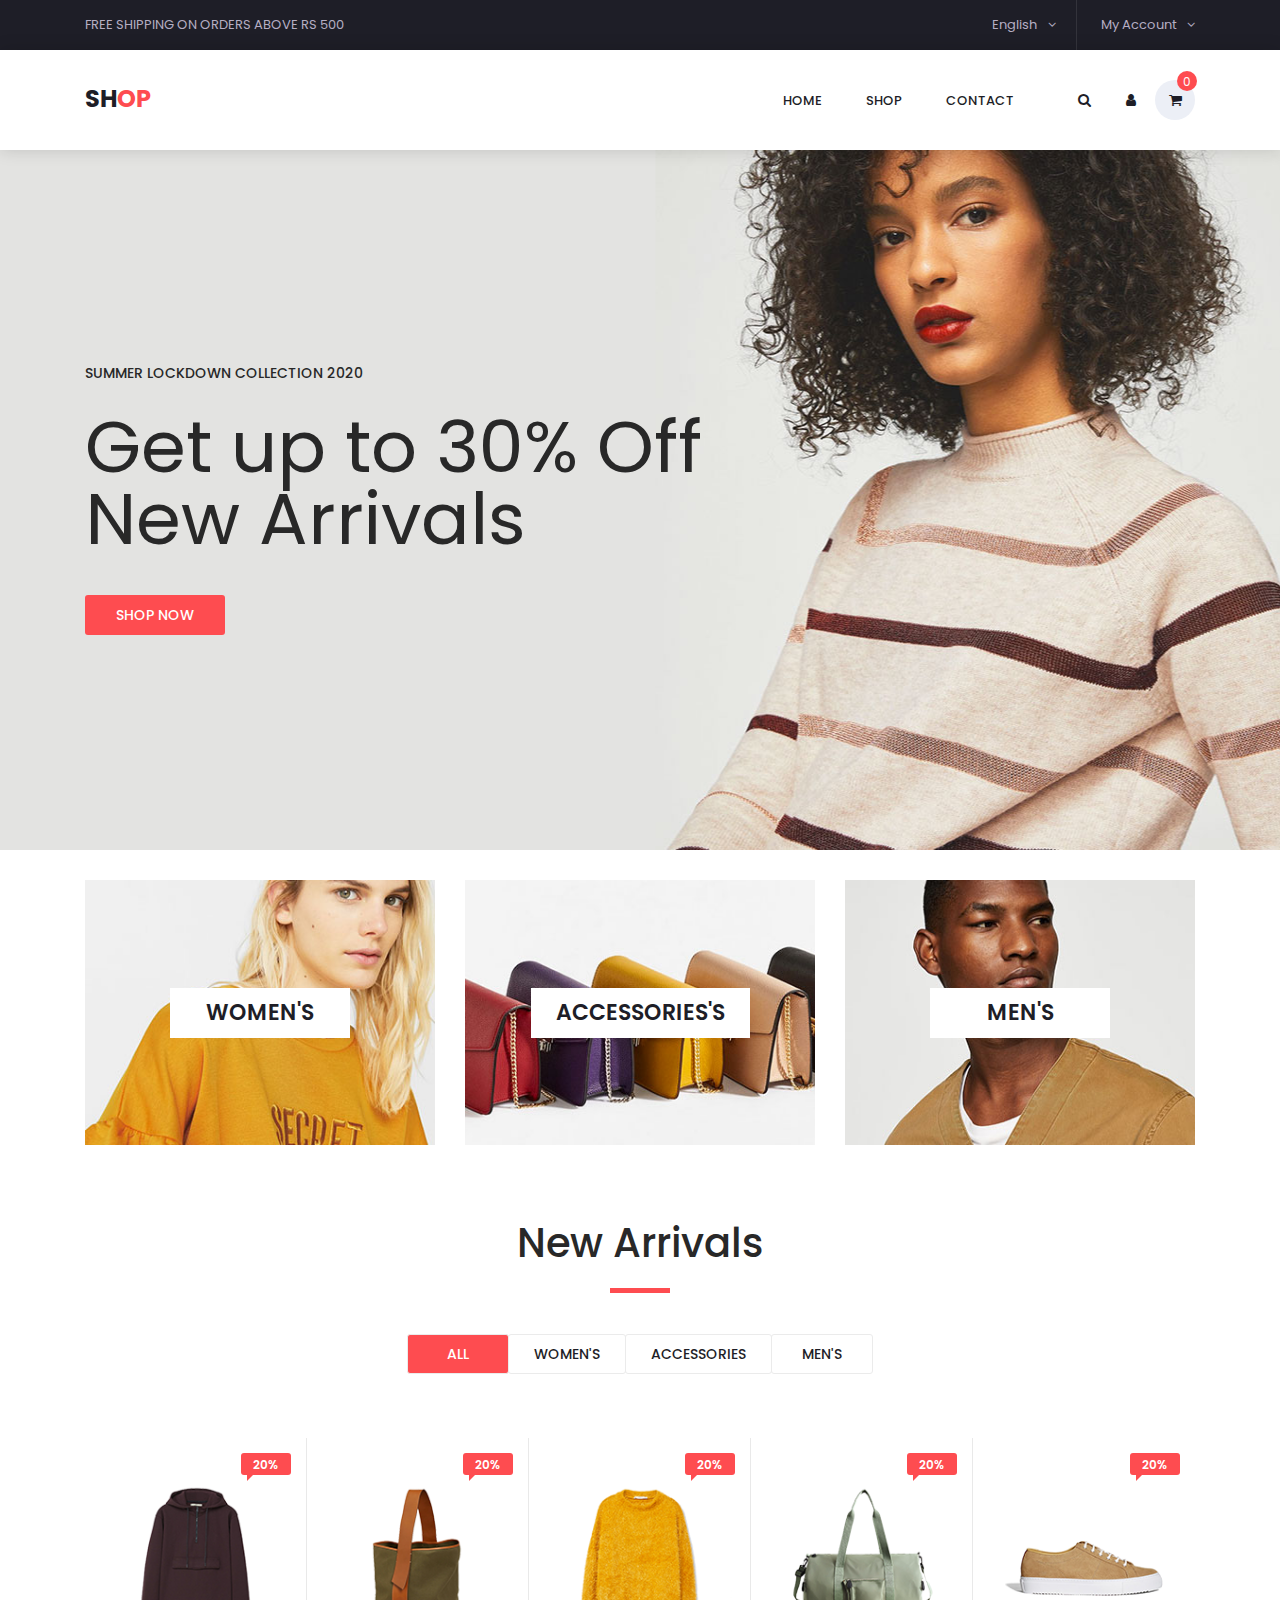
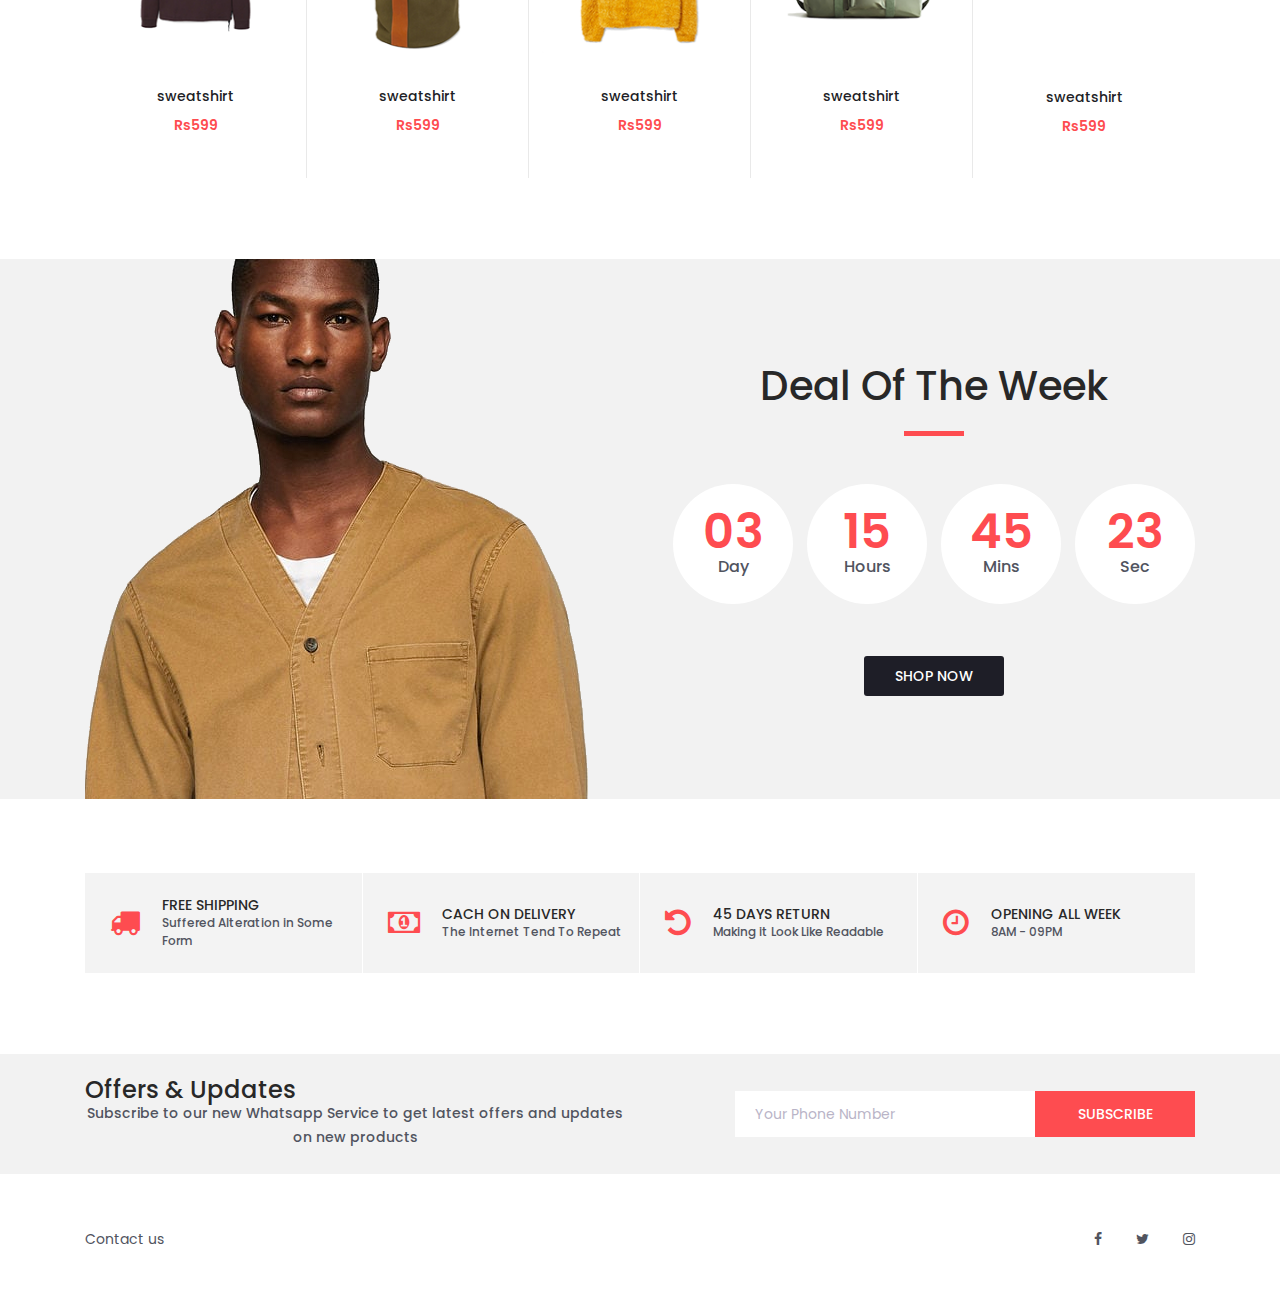
<file: index.html>
<!DOCTYPE html>
<html lang="en">
<head>
<title>Shop</title>
<meta charset="utf-8">
<meta http-equiv="X-UA-Compatible" content="IE=edge">
<meta name="viewport" content="width=device-width, initial-scale=1">
<link rel="stylesheet" type="text/css" href="styles/bootstrap4/bootstrap.min.css">
<link href="plugins/font-awesome-4.7.0/css/font-awesome.min.css" rel="stylesheet" type="text/css">
<link rel="stylesheet" type="text/css" href="plugins/OwlCarousel2-2.2.1/owl.carousel.css">
<link rel="stylesheet" type="text/css" href="plugins/OwlCarousel2-2.2.1/owl.theme.default.css">
<link rel="stylesheet" type="text/css" href="plugins/OwlCarousel2-2.2.1/animate.css">
<link rel="stylesheet" type="text/css" href="styles/main_styles.css">
<link rel="stylesheet" type="text/css" href="styles/responsive.css">
</head>

<body>

<div class="super_container">

	<!-- Header -->

	<header class="header trans_300">

		<!-- Top Navigation -->

		<div class="top_nav">
			<div class="container">
				<div class="row">
					<div class="col-md-6">
						<div class="top_nav_left">free shipping on orders above Rs 500</div>
					</div>
					<div class="col-md-6 text-right">
						<div class="top_nav_right">
							<ul class="top_nav_menu">

								<!-- Currency / Language / My Account -->

			<!--						<li class="currency">
									<a href="#">
										usd
									<i class="fa fa-angle-down"></i>
									</a>
									<ul class="currency_selection">
										<li><a href="#">cad</a></li>
										<li><a href="#">aud</a></li>
										<li><a href="#">eur</a></li>
										<li><a href="#">gbp</a></li>
									</ul>      -->
								</li>
								<li class="language">
									<a href="#">
										English
										<i class="fa fa-angle-down"></i>
									</a>
									<ul class="language_selection">
										<li><a href="#">Hindi</a></li>
										<li><a href="#">Marathi</a></li>
										<li><a href="#">Gujarati</a></li>
									</ul>
								</li>
								<li class="account">
									<a href="#">
										My Account
										<i class="fa fa-angle-down"></i>
									</a>
									<ul class="account_selection">
										<li><a href="#"><i class="fa fa-sign-in" aria-hidden="true"></i>Sign In</a></li>
										<li><a href="#"><i class="fa fa-user-plus" aria-hidden="true"></i>Register</a></li>
									</ul>
								</li>
							</ul>
						</div>
					</div>
				</div>
			</div>
		</div>

		<!-- Main Navigation -->

		<div class="main_nav_container">
			<div class="container">
				<div class="row">
					<div class="col-lg-12 text-right">
						<div class="logo_container">
							<a href="#">SH<span>op</span></a>
						</div>
						<nav class="navbar">
							<ul class="navbar_menu">
								<li><a href="#">home</a></li>
								<li><a href="#">shop</a></li>
								<li><a href="contact.html">contact</a></li>
							</ul>
							<div class="search-box">
								<input class="search-text" type="text" name="" placeholder="Type to search">
								<a class="search-btn" href="#">
									<i class="fa fa-search" aria-hidden="true"></i>
								</a>
							</div>
								<ul class="navbar_user">
								<li><a href="#"><i class="fa fa-user" aria-hidden="true"></i></a></li>
								<li class="cart-btn">
									<a href="#">
										<i class="fa fa-shopping-cart" aria-hidden="true"></i>
										<span id="checkout_items" class="checkout_items">0</span>
									</a>
								</li>
							</ul>

							<div class="hamburger_container">
								<i class="fa fa-bars" aria-hidden="true"></i>
							</div>
						</nav>
					</div>
				</div>
			</div>
		</div>

	</header>

	<div class="fs_menu_overlay"></div>
	<div class="hamburger_menu">
		<div class="hamburger_close"><i class="fa fa-times" aria-hidden="true"></i></div>
		<div class="hamburger_menu_content text-right">
			<ul class="menu_top_nav">
	<!--			<li class="menu_item has-children">
					<a href="#">
						usd
						<i class="fa fa-angle-down"></i>
					</a>
					<ul class="menu_selection">
						<li><a href="#">cad</a></li>
						<li><a href="#">aud</a></li>
						<li><a href="#">eur</a></li>
						<li><a href="#">gbp</a></li>
					</ul>
				</li>   -->
				<li class="menu_item has-children">
					<a href="#">
						English
						<i class="fa fa-angle-down"></i>
					</a>
					<ul class="menu_selection">
						<li><a href="#">Hindi</a></li>
						<li><a href="#">Marathi</a></li>
						<li><a href="#">Gujarati</a></li>
					</ul>
				</li>
				<li class="menu_item has-children">
					<a href="#">
						My Account
						<i class="fa fa-angle-down"></i>
					</a>
					<ul class="menu_selection">
						<li><a href="#"><i class="fa fa-sign-in" aria-hidden="true"></i>Sign In</a></li>
						<li><a href="#"><i class="fa fa-user-plus" aria-hidden="true"></i>Register</a></li>
					</ul>
				</li>
				<li class="menu_item"><a href="#">home</a></li>
				<li class="menu_item"><a href="categories.html">shop</a></li>
				<li class="menu_item"><a href="contact.html">contact</a></li>
			</ul>
		</div>
	</div>

	<!--cart -->
	<div class="cart-overlay">
		<div class="cart" id="cart">
			<span class="close-cart">
			<i class="fa fa-times"></i>
		</span>
		<h2>your cart</h2>
		<div class="cart-content">
			<!--cart items
			<div class="cart-item">
				<img src="./images/product_1.png" alt="product" />
				<div>
					<h4>sweatshirt</h4>
					<h5>Rs 599</h5>
					<span class="remove-item">remove</span>
				</div>
			<div>
				<i class="fa fa-chevron-up"></i>
				<p class="item-amount">1</p>
				<i class="fa fa-chevron-down"></i>
			</div>
		 </div>
		end of cart items-->
		</div>
		<div class="cart-footer">
			<h3>your total : Rs <span class="cart-total">0</span> </h3>
			<button class="clear-btn" type="button"><i class="fa fa-trash"></i>clear cart</button>
		</div>
		</div>
	</div>
	<!--end of cart-->

	<!-- Slider -->

	<div class="main_slider" style="background-image:url(images/slider_1.jpg)">
		<div class="container fill_height">
			<div class="row align-items-center fill_height">
				<div class="col">
					<div class="main_slider_content">
						<h6>Summer Lockdown Collection 2020</h6>
						<h1>Get up to 30% Off New Arrivals</h1>
						<div class="red_button shop_now_button"><a href="#">shop now</a></div>
					</div>
				</div>
			</div>
		</div>
	</div>

	<!-- Banner -->

	<div class="banner">
		<div class="container">
			<div class="row">
				<div class="col-md-4">
					<div class="banner_item align-items-center" style="background-image:url(images/banner_1.jpg)">
						<div class="banner_category">
							<a href="categories.html">women's</a>
						</div>
					</div>
				</div>
				<div class="col-md-4">
					<div class="banner_item align-items-center" style="background-image:url(images/banner_2.jpg)">
						<div class="banner_category">
							<a href="categories.html">accessories's</a>
						</div>
					</div>
				</div>
				<div class="col-md-4">
					<div class="banner_item align-items-center" style="background-image:url(images/banner_3.jpg)">
						<div class="banner_category">
							<a href="categories.html">men's</a>
						</div>
					</div>
				</div>
			</div>
		</div>
	</div>

	<!-- New Arrivals -->

	<div class="new_arrivals">
		<div class="container">
			<div class="row">
				<div class="col text-center">
					<div class="section_title new_arrivals_title">
						<h2>New Arrivals</h2>
					</div>
				</div>
			</div>
			<div class="row align-items-center">
				<div class="col text-center">
					<div class="new_arrivals_sorting">
						<ul class="arrivals_grid_sorting clearfix button-group filters-button-group">
							<li class="grid_sorting_button button d-flex flex-column justify-content-center align-items-center active is-checked" data-filter="*">all</li>
							<li class="grid_sorting_button button d-flex flex-column justify-content-center align-items-center" data-filter=".women">women's</li>
							<li class="grid_sorting_button button d-flex flex-column justify-content-center align-items-center" data-filter=".accessories">accessories</li>
							<li class="grid_sorting_button button d-flex flex-column justify-content-center align-items-center" data-filter=".men">men's</li>
						</ul>
					</div>
				</div>
			</div>
			<div class="row">
				<div class="col">
					<div class="product-grid">
						<!-- Product 1

						<div class="product-item men">
							<div class="product discount product_filter">
								<div class="product_image">
									<img src="images/product_1.png" alt="">
								</div>
								<div class="favorite favorite_left"></div>
								<div class="product_bubble product_bubble_right product_bubble_red d-flex flex-column align-items-center"><span>-$20</span></div>
								<div class="product_info">
									<h6 class="product_name"><a href="single.html">sweatshirt</a></h6>
									<div class="product_price">Rs520.00<span>Rs590.00</span></div>
								</div>
							</div>
							<button class="red_button add_to_cart_button" data-id=${product.id}><i>add to cart</i></button>
						</div> -->

					</div>
				</div>
			</div>
		</div>
	</div>

	<!-- Deal of the week -->

	<div class="deal_ofthe_week">
		<div class="container">
			<div class="row align-items-center">
				<div class="col-lg-6">
					<div class="deal_ofthe_week_img">
						<img src="images/deal_ofthe_week.png" alt="">
					</div>
				</div>
				<div class="col-lg-6 text-right deal_ofthe_week_col">
					<div class="deal_ofthe_week_content d-flex flex-column align-items-center float-right">
						<div class="section_title">
							<h2>Deal Of The Week</h2>
						</div>
						<ul class="timer">
							<li class="d-inline-flex flex-column justify-content-center align-items-center">
								<div id="day" class="timer_num">03</div>
								<div class="timer_unit">Day</div>
							</li>
							<li class="d-inline-flex flex-column justify-content-center align-items-center">
								<div id="hour" class="timer_num">15</div>
								<div class="timer_unit">Hours</div>
							</li>
							<li class="d-inline-flex flex-column justify-content-center align-items-center">
								<div id="minute" class="timer_num">45</div>
								<div class="timer_unit">Mins</div>
							</li>
							<li class="d-inline-flex flex-column justify-content-center align-items-center">
								<div id="second" class="timer_num">23</div>
								<div class="timer_unit">Sec</div>
							</li>
						</ul>
						<div class="red_button deal_ofthe_week_button"><a href="#">shop now</a></div>
					</div>
				</div>
			</div>
		</div>
	</div>

	<!-- Best Sellers

	<div class="best_sellers">
		<div class="container">
			<div class="row">
				<div class="col text-center">
					<div class="section_title new_arrivals_title">
						<h2>Best Sellers</h2>
					</div>
				</div>
			</div>
			<div class="row">
				<div class="col">
					<div class="product_slider_container">
						<div class="owl-carousel owl-theme product_slider">

							<!- Slide 1 ->

							<div class="owl-item product_slider_item">
								<div class="product-item">
									<div class="product discount">
										<div class="product_image">
											<img src="images/product_1.png" alt="">
										</div>
										<div class="favorite favorite_left"></div>
										<div class="product_bubble product_bubble_right product_bubble_red d-flex flex-column align-items-center"><span>-$20</span></div>
										<div class="product_info">
											<h6 class="product_name"><a href="single.html">Fujifilm X100T 16 MP Digital Camera (Silver)</a></h6>
											<div class="product_price">$520.00<span>$590.00</span></div>
										</div>
									</div>
								</div>
							</div>

							<!- Slide 2 ->

							<div class="owl-item product_slider_item">
								<div class="product-item women">
									<div class="product">
										<div class="product_image">
											<img src="images/product_2.png" alt="">
										</div>
										<div class="favorite"></div>
										<div class="product_bubble product_bubble_left product_bubble_green d-flex flex-column align-items-center"><span>new</span></div>
										<div class="product_info">
											<h6 class="product_name"><a href="single.html">Samsung CF591 Series Curved 27-Inch FHD Monitor</a></h6>
											<div class="product_price">$610.00</div>
										</div>
									</div>
								</div>
							</div>

							<!- Slide 3 ->

							<div class="owl-item product_slider_item">
								<div class="product-item women">
									<div class="product">
										<div class="product_image">
											<img src="images/product_3.png" alt="">
										</div>
										<div class="favorite"></div>
										<div class="product_info">
											<h6 class="product_name"><a href="single.html">Blue Yeti USB Microphone Blackout Edition</a></h6>
											<div class="product_price">$120.00</div>
										</div>
									</div>
								</div>
							</div>

							<!- Slide 4 ->

							<div class="owl-item product_slider_item">
								<div class="product-item accessories">
									<div class="product">
										<div class="product_image">
											<img src="images/product_4.png" alt="">
										</div>
										<div class="product_bubble product_bubble_right product_bubble_red d-flex flex-column align-items-center"><span>sale</span></div>
										<div class="favorite favorite_left"></div>
										<div class="product_info">
											<h6 class="product_name"><a href="single.html">DYMO LabelWriter 450 Turbo Thermal Label Printer</a></h6>
											<div class="product_price">$410.00</div>
										</div>
									</div>
								</div>
							</div>

							<!- Slide 5 ->

							<div class="owl-item product_slider_item">
								<div class="product-item women men">
									<div class="product">
										<div class="product_image">
											<img src="images/product_5.png" alt="">
										</div>
										<div class="favorite"></div>
										<div class="product_info">
											<h6 class="product_name"><a href="single.html">Pryma Headphones, Rose Gold & Grey</a></h6>
											<div class="product_price">$180.00</div>
										</div>
									</div>
								</div>
							</div>

							<!- Slide 6 ->

							<div class="owl-item product_slider_item">
								<div class="product-item accessories">
									<div class="product discount">
										<div class="product_image">
											<img src="images/product_6.png" alt="">
										</div>
										<div class="favorite favorite_left"></div>
										<div class="product_bubble product_bubble_right product_bubble_red d-flex flex-column align-items-center"><span>-$20</span></div>
										<div class="product_info">
											<h6 class="product_name"><a href="single.html">Fujifilm X100T 16 MP Digital Camera (Silver)</a></h6>
											<div class="product_price">$520.00<span>$590.00</span></div>
										</div>
									</div>
								</div>
							</div>

							<!- Slide 7 ->

							<div class="owl-item product_slider_item">
								<div class="product-item women">
									<div class="product">
										<div class="product_image">
											<img src="images/product_7.png" alt="">
										</div>
										<div class="favorite"></div>
										<div class="product_info">
											<h6 class="product_name"><a href="single.html">Samsung CF591 Series Curved 27-Inch FHD Monitor</a></h6>
											<div class="product_price">$610.00</div>
										</div>
									</div>
								</div>
							</div>

							<!- Slide 8 ->

							<div class="owl-item product_slider_item">
								<div class="product-item accessories">
									<div class="product">
										<div class="product_image">
											<img src="images/product_8.png" alt="">
										</div>
										<div class="favorite"></div>
										<div class="product_info">
											<h6 class="product_name"><a href="single.html">Blue Yeti USB Microphone Blackout Edition</a></h6>
											<div class="product_price">$120.00</div>
										</div>
									</div>
								</div>
							</div>

							<!- Slide 9 ->

							<div class="owl-item product_slider_item">
								<div class="product-item men">
									<div class="product">
										<div class="product_image">
											<img src="images/product_9.png" alt="">
										</div>
										<div class="product_bubble product_bubble_right product_bubble_red d-flex flex-column align-items-center"><span>sale</span></div>
										<div class="favorite favorite_left"></div>
										<div class="product_info">
											<h6 class="product_name"><a href="single.html">DYMO LabelWriter 450 Turbo Thermal Label Printer</a></h6>
											<div class="product_price">$410.00</div>
										</div>
									</div>
								</div>
							</div>

							<!- Slide 10 ->

							<div class="owl-item product_slider_item">
								<div class="product-item men">
									<div class="product">
										<div class="product_image">
											<img src="images/product_10.png" alt="">
										</div>
										<div class="favorite"></div>
										<div class="product_info">
											<h6 class="product_name"><a href="single.html">Pryma Headphones, Rose Gold & Grey</a></h6>
											<div class="product_price">$180.00</div>
										</div>
									</div>
								</div>
							</div>
						</div>

						<!- Slider Navigation ->

						<div class="product_slider_nav_left product_slider_nav d-flex align-items-center justify-content-center flex-column">
							<i class="fa fa-chevron-left" aria-hidden="true"></i>
						</div>
						<div class="product_slider_nav_right product_slider_nav d-flex align-items-center justify-content-center flex-column">
							<i class="fa fa-chevron-right" aria-hidden="true"></i>
						</div>
					</div>
				</div>
			</div>
		</div>
	</div>     -->

	<!-- Benefit -->

	<div class="benefit">
		<div class="container">
			<div class="row benefit_row">
				<div class="col-lg-3 benefit_col">
					<div class="benefit_item d-flex flex-row align-items-center">
						<div class="benefit_icon"><i class="fa fa-truck" aria-hidden="true"></i></div>
						<div class="benefit_content">
							<h6>free shipping</h6>
							<p>Suffered Alteration in Some Form</p>
						</div>
					</div>
				</div>
				<div class="col-lg-3 benefit_col">
					<div class="benefit_item d-flex flex-row align-items-center">
						<div class="benefit_icon"><i class="fa fa-money" aria-hidden="true"></i></div>
						<div class="benefit_content">
							<h6>cach on delivery</h6>
							<p>The Internet Tend To Repeat</p>
						</div>
					</div>
				</div>
				<div class="col-lg-3 benefit_col">
					<div class="benefit_item d-flex flex-row align-items-center">
						<div class="benefit_icon"><i class="fa fa-undo" aria-hidden="true"></i></div>
						<div class="benefit_content">
							<h6>45 days return</h6>
							<p>Making it Look Like Readable</p>
						</div>
					</div>
				</div>
				<div class="col-lg-3 benefit_col">
					<div class="benefit_item d-flex flex-row align-items-center">
						<div class="benefit_icon"><i class="fa fa-clock-o" aria-hidden="true"></i></div>
						<div class="benefit_content">
							<h6>opening all week</h6>
							<p>8AM - 09PM</p>
						</div>
					</div>
				</div>
			</div>
		</div>
	</div>


	<!-- Newsletter

	<div class="newsletter">
		<div class="container">
			<div class="row">
				<div class="col-lg-6">
					<div class="newsletter_text d-flex flex-column justify-content-center align-items-lg-start align-items-md-center text-center">
						<h4>Offers & Updates</h4>
						<p>Subscribe to our new whatsapp service to get latest offers and updates on new products</p>
					</div>
				</div>
				<div class="col-lg-6">
					<form action="post">
						<div class="newsletter_form d-flex flex-md-row flex-column flex-xs-column align-items-center justify-content-lg-end justify-content-center">
							<input id="newsletter_email" type="email" placeholder="Your email" required="required" data-error="Valid email is required.">
							<button id="newsletter_submit" type="submit" class="newsletter_submit_btn trans_300" value="Submit">subscribe</button>
						</div>
					</form>
				</div>
			</div>
		</div>
	</div>  -->

	<!--whatsapp updates-->
	<div class="newsletter">
		<div class="container">
			<div class="row">
				<div class="col-lg-6">
					<div class="newsletter_text d-flex flex-column justify-content-center align-items-lg-start align-items-md-center text-center">
						<h4>Offers & Updates</h4>
						<p>Subscribe to our new Whatsapp Service to get latest offers and updates on new products</p>
					</div>
				</div>
				<div class="col-lg-6">
					<form action="post">
						<div class="newsletter_form d-flex flex-md-row flex-column flex-xs-column align-items-center justify-content-lg-end justify-content-center">
							<input id="newsletter_email" type="tel" placeholder="Your Phone Number" required="required" pattern="[0-9]{10}" data-error="Valid Phone Number is required.">
							<button id="newsletter_submit" type="submit" class="newsletter_submit_btn trans_300" value="Submit" href="https://wa.me/917738858417?text=I'm%20interested%20in%20your%20car%20for%20sale">subscribe</button>
						</div>
					</form>
				</div>
			</div>
		</div>
	</div>


	<!-- Footer -->

	<footer class="footer">
		<div class="container">
			<div class="row">
				<div class="col-lg-6">
					<div class="footer_nav_container d-flex flex-sm-row flex-column align-items-center justify-content-lg-start justify-content-center text-center">
						<ul class="footer_nav">
							<li><a href="contact.html">Contact us</a></li>
						</ul>
					</div>
				</div>
				<div class="col-lg-6">
					<div class="footer_social d-flex flex-row align-items-center justify-content-lg-end justify-content-center">
						<ul>
							<li><a href="#"><i class="fa fa-facebook" aria-hidden="true"></i></a></li>
							<li><a href="#"><i class="fa fa-twitter" aria-hidden="true"></i></a></li>
							<li><a href="#"><i class="fa fa-instagram" aria-hidden="true"></i></a></li>
						</ul>
					</div>
				</div>
			</div>
		<!--	<div class="row">
				<div class="col-lg-12">
					<div class="footer_nav_container">
						<div class="cr">©2018 All Rights Reserverd. This template is made with <i class="fa fa-heart-o" aria-hidden="true"></i> by <a href="#">Colorlib</a></div>
					</div>
				</div>
			</div> -->
		</div>
	</footer>

</div>

<script src="js/jquery-3.2.1.min.js"></script>
<script src="styles/bootstrap4/popper.js"></script>
<script src="styles/bootstrap4/bootstrap.min.js"></script>
<script src="plugins/Isotope/isotope.pkgd.min.js"></script>
<script src="plugins/OwlCarousel2-2.2.1/owl.carousel.js"></script>
<script src="plugins/easing/easing.js"></script>
<script src="js/custom.js"></script>
<script src="js/home.js"></script>
</body>

</html>
</file>
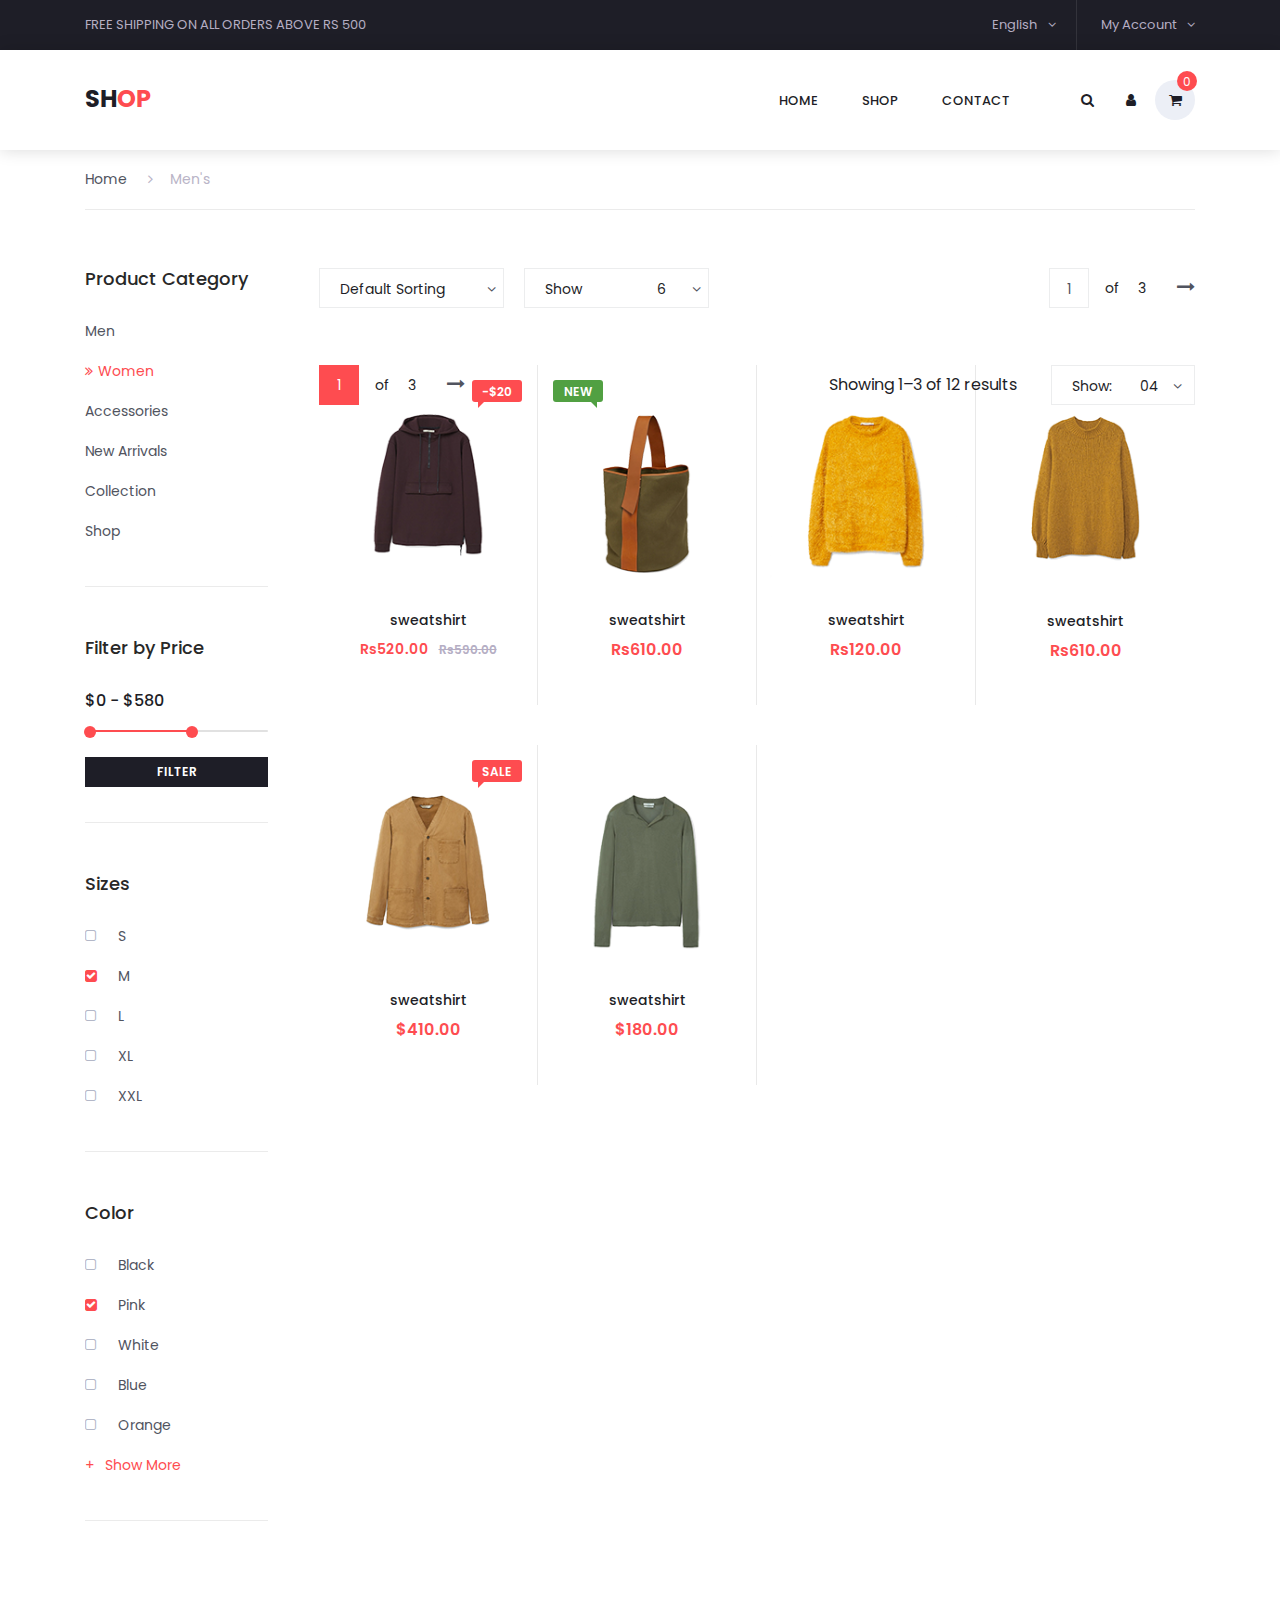
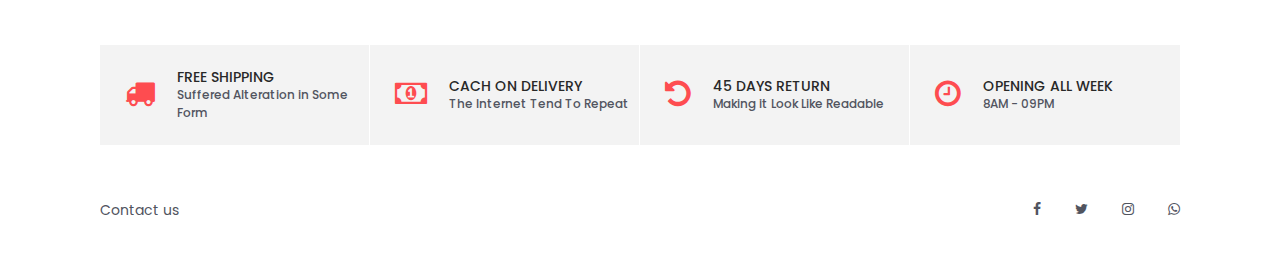
<file: categories.html>
<!DOCTYPE html>
<html lang="en">
<head>
<title>Shop Categories</title>
<meta charset="utf-8">
<meta http-equiv="X-UA-Compatible" content="IE=edge">
<meta name="viewport" content="width=device-width, initial-scale=1">
<link rel="stylesheet" type="text/css" href="styles/bootstrap4/bootstrap.min.css">
<link href="plugins/font-awesome-4.7.0/css/font-awesome.min.css" rel="stylesheet" type="text/css">
<link rel="stylesheet" type="text/css" href="plugins/OwlCarousel2-2.2.1/owl.carousel.css">
<link rel="stylesheet" type="text/css" href="plugins/OwlCarousel2-2.2.1/owl.theme.default.css">
<link rel="stylesheet" type="text/css" href="plugins/OwlCarousel2-2.2.1/animate.css">
<link rel="stylesheet" type="text/css" href="plugins/jquery-ui-1.12.1.custom/jquery-ui.css">
<link rel="stylesheet" type="text/css" href="styles/categories_styles.css">
<link rel="stylesheet" type="text/css" href="styles/categories_responsive.css">
</head>

<body>

<div class="super_container">

	<!-- Header -->

	<header class="header trans_300">

		<!-- Top Navigation -->

		<div class="top_nav">
			<div class="container">
				<div class="row">
					<div class="col-md-6">
						<div class="top_nav_left">free shipping on all orders above Rs 500</div>
					</div>
					<div class="col-md-6 text-right">
						<div class="top_nav_right">
							<ul class="top_nav_menu">

								<!-- Currency / Language / My Account -->

								<li class="language">
									<a href="#">
										English
										<i class="fa fa-angle-down"></i>
									</a>
									<ul class="language_selection">
										<li><a href="#">Hindi</a></li>
										<li><a href="#">Marathi</a></li>
										<li><a href="#">Gujarati</a></li>
									</ul>
								</li>
								<li class="account">
									<a href="#">
										My Account
										<i class="fa fa-angle-down"></i>
									</a>
									<ul class="account_selection">
										<li><a href="#"><i class="fa fa-sign-in" aria-hidden="true"></i>Sign In</a></li>
										<li><a href="#"><i class="fa fa-user-plus" aria-hidden="true"></i>Register</a></li>
									</ul>
								</li>
							</ul>
						</div>
					</div>
				</div>
			</div>
		</div>

		<!-- Main Navigation -->

		<div class="main_nav_container">
			<div class="container">
				<div class="row">
					<div class="col-lg-12 text-right">
						<div class="logo_container">
							<a href="index.html">Sh<span>op</span></a>
						</div>
						<nav class="navbar">
							<ul class="navbar_menu">
								<li><a href="index.html">home</a></li>
								<li><a href="#">shop</a></li>
								<li><a href="contact.html">contact</a></li>
							</ul>
							<ul class="navbar_user">
								<li><a href="#"><i class="fa fa-search" aria-hidden="true"></i></a></li>
								<li><a href="#"><i class="fa fa-user" aria-hidden="true"></i></a></li>
								<li class="checkout">
									<a href="#">
										<i class="fa fa-shopping-cart" aria-hidden="true"></i>
										<span id="checkout_items" class="checkout_items">0</span>
									</a>
								</li>
							</ul>
							<div class="hamburger_container">
								<i class="fa fa-bars" aria-hidden="true"></i>
							</div>
						</nav>
					</div>
				</div>
			</div>
		</div>

	</header>

	<div class="fs_menu_overlay"></div>

	<!-- Hamburger Menu -->

	<div class="hamburger_menu">
		<div class="hamburger_close"><i class="fa fa-times" aria-hidden="true"></i></div>
		<div class="hamburger_menu_content text-right">
			<ul class="menu_top_nav">
				<li class="menu_item has-children">
					<a href="#">
						English
						<i class="fa fa-angle-down"></i>
					</a>
					<ul class="menu_selection">
						<li><a href="#">Hindi</a></li>
						<li><a href="#">Marathi</a></li>
						<li><a href="#">Gujarati</a></li>
					</ul>
				</li>
				<li class="menu_item has-children">
					<a href="#">
						My Account
						<i class="fa fa-angle-down"></i>
					</a>
					<ul class="menu_selection">
						<li><a href="#"><i class="fa fa-sign-in" aria-hidden="true"></i>Sign In</a></li>
						<li><a href="#"><i class="fa fa-user-plus" aria-hidden="true"></i>Register</a></li>
					</ul>
				</li>
				<li class="menu_item"><a href="index.html">home</a></li>
				<li class="menu_item"><a href="#">shop</a></li>
				<li class="menu_item"><a href="contact.html">contact</a></li>
			</ul>
		</div>
	</div>

	<div class="container product_section_container">
		<div class="row">
			<div class="col product_section clearfix">

				<!-- Breadcrumbs -->

				<div class="breadcrumbs d-flex flex-row align-items-center">
					<ul>
						<li><a href="index.html">Home</a></li>
						<li class="active"><a href="index.html"><i class="fa fa-angle-right" aria-hidden="true"></i>Men's</a></li>
					</ul>
				</div>

				<!-- Sidebar -->

				<div class="sidebar">
					<div class="sidebar_section">
						<div class="sidebar_title">
							<h5>Product Category</h5>
						</div>
						<ul class="sidebar_categories">
							<li><a href="#">Men</a></li>
							<li class="active"><a href="#"><span><i class="fa fa-angle-double-right" aria-hidden="true"></i></span>Women</a></li>
							<li><a href="#">Accessories</a></li>
							<li><a href="#">New Arrivals</a></li>
							<li><a href="#">Collection</a></li>
							<li><a href="#">Shop</a></li>
						</ul>
					</div>

					<!-- Price Range Filtering -->
					<div class="sidebar_section">
						<div class="sidebar_title">
							<h5>Filter by Price</h5>
						</div>
						<p>
							<input type="text" id="amount" readonly style="border:0; color:#f6931f; font-weight:bold;">
						</p>
						<div id="slider-range"></div>
						<div class="filter_button"><span>filter</span></div>
					</div>

					<!-- Sizes -->
					<div class="sidebar_section">
						<div class="sidebar_title">
							<h5>Sizes</h5>
						</div>
						<ul class="checkboxes">
							<li><i class="fa fa-square-o" aria-hidden="true"></i><span>S</span></li>
							<li class="active"><i class="fa fa-square" aria-hidden="true"></i><span>M</span></li>
							<li><i class="fa fa-square-o" aria-hidden="true"></i><span>L</span></li>
							<li><i class="fa fa-square-o" aria-hidden="true"></i><span>XL</span></li>
							<li><i class="fa fa-square-o" aria-hidden="true"></i><span>XXL</span></li>
						</ul>
					</div>

					<!-- Color -->
					<div class="sidebar_section">
						<div class="sidebar_title">
							<h5>Color</h5>
						</div>
						<ul class="checkboxes">
							<li><i class="fa fa-square-o" aria-hidden="true"></i><span>Black</span></li>
							<li class="active"><i class="fa fa-square" aria-hidden="true"></i><span>Pink</span></li>
							<li><i class="fa fa-square-o" aria-hidden="true"></i><span>White</span></li>
							<li><i class="fa fa-square-o" aria-hidden="true"></i><span>Blue</span></li>
							<li><i class="fa fa-square-o" aria-hidden="true"></i><span>Orange</span></li>
							<li><i class="fa fa-square-o" aria-hidden="true"></i><span>White</span></li>
							<li><i class="fa fa-square-o" aria-hidden="true"></i><span>Blue</span></li>
							<li><i class="fa fa-square-o" aria-hidden="true"></i><span>Orange</span></li>
							<li><i class="fa fa-square-o" aria-hidden="true"></i><span>White</span></li>
							<li><i class="fa fa-square-o" aria-hidden="true"></i><span>Blue</span></li>
							<li><i class="fa fa-square-o" aria-hidden="true"></i><span>Orange</span></li>
						</ul>
						<div class="show_more">
							<span><span>+</span>Show More</span>
						</div>
					</div>

				</div>

				<!-- Main Content -->

				<div class="main_content">

					<!-- Products -->

					<div class="products_iso">
						<div class="row">
							<div class="col">

								<!-- Product Sorting -->

								<div class="product_sorting_container product_sorting_container_top">
									<ul class="product_sorting">
										<li>
											<span class="type_sorting_text">Default Sorting</span>
											<i class="fa fa-angle-down"></i>
											<ul class="sorting_type">
												<li class="type_sorting_btn" data-isotope-option='{ "sortBy": "original-order" }'><span>Default Sorting</span></li>
												<li class="type_sorting_btn" data-isotope-option='{ "sortBy": "price" }'><span>Price</span></li>
												<li class="type_sorting_btn" data-isotope-option='{ "sortBy": "name" }'><span>Product Name</span></li>
											</ul>
										</li>
										<li>
											<span>Show</span>
											<span class="num_sorting_text">6</span>
											<i class="fa fa-angle-down"></i>
											<ul class="sorting_num">
												<li class="num_sorting_btn"><span>6</span></li>
												<li class="num_sorting_btn"><span>12</span></li>
												<li class="num_sorting_btn"><span>24</span></li>
											</ul>
										</li>
									</ul>
									<div class="pages d-flex flex-row align-items-center">
										<div class="page_current">
											<span>1</span>
											<ul class="page_selection">
												<li><a href="#">1</a></li>
												<li><a href="#">2</a></li>
												<li><a href="#">3</a></li>
											</ul>
										</div>
										<div class="page_total"><span>of</span> 3</div>
										<div id="next_page" class="page_next"><a href="#"><i class="fa fa-long-arrow-right" aria-hidden="true"></i></a></div>
									</div>

								</div>

								<!-- Product Grid -->

								<div class="product-grid">

									<!-- Product 1 -->

									<div class="product-item men">
										<div class="product discount product_filter">
											<div class="product_image">
												<img src="images/product_1.png" alt="">
											</div>
											<div class="favorite favorite_left"></div>
											<div class="product_bubble product_bubble_right product_bubble_red d-flex flex-column align-items-center"><span>-$20</span></div>
											<div class="product_info">
												<h6 class="product_name"><a href="single.html">sweatshirt</a></h6>
												<div class="product_price">Rs520.00<span>Rs590.00</span></div>
											</div>
										</div>
										<div class="red_button add_to_cart_button"><a href="#">add to cart</a></div>
									</div>

									<!-- Product 2 -->

									<div class="product-item women">
										<div class="product product_filter">
											<div class="product_image">
												<img src="images/product_2.png" alt="">
											</div>
											<div class="favorite"></div>
											<div class="product_bubble product_bubble_left product_bubble_green d-flex flex-column align-items-center"><span>new</span></div>
											<div class="product_info">
												<h6 class="product_name"><a href="single.html">sweatshirt</a></h6>
												<div class="product_price">Rs610.00</div>
											</div>
										</div>
										<div class="red_button add_to_cart_button"><a href="#">add to cart</a></div>
									</div>

									<!-- Product 3 -->

									<div class="product-item women">
										<div class="product product_filter">
											<div class="product_image">
												<img src="images/product_3.png" alt="">
											</div>
											<div class="favorite"></div>
											<div class="product_info">
												<h6 class="product_name"><a href="single.html">sweatshirt</a></h6>
												<div class="product_price">Rs120.00</div>
											</div>
										</div>
										<div class="red_button add_to_cart_button"><a href="#">add to cart</a></div>
									</div>

									<!-- Product 7 -->

									<div class="product-item women">
										<div class="product product_filter">
											<div class="product_image">
												<img src="images/product_7.png" alt="">
											</div>
											<div class="favorite"></div>
											<div class="product_info">
												<h6 class="product_name"><a href="single.html">sweatshirt</a></h6>
												<div class="product_price">Rs610.00</div>
											</div>
										</div>
										<div class="red_button add_to_cart_button"><a href="#">add to cart</a></div>
									</div>

									<!-- Product 9 -->

									<div class="product-item men">
										<div class="product product_filter">
											<div class="product_image">
												<img src="images/product_9.png" alt="">
											</div>
											<div class="product_bubble product_bubble_right product_bubble_red d-flex flex-column align-items-center"><span>sale</span></div>
											<div class="favorite favorite_left"></div>
											<div class="product_info">
												<h6 class="product_name"><a href="single.html">sweatshirt</a></h6>
												<div class="product_price">$410.00</div>
											</div>
										</div>
										<div class="red_button add_to_cart_button"><a href="#">add to cart</a></div>
									</div>

									<!-- Product 10 -->

									<div class="product-item men">
										<div class="product product_filter">
											<div class="product_image">
												<img src="images/product_10.png" alt="">
											</div>
											<div class="favorite"></div>
											<div class="product_info">
												<h6 class="product_name"><a href="single.html">sweatshirt</a></h6>
												<div class="product_price">$180.00</div>
											</div>
										</div>
										<div class="red_button add_to_cart_button"><a href="#">add to cart</a></div>
									</div>
									
								<!-- Product Sorting -->

								<div class="product_sorting_container product_sorting_container_bottom clearfix">
									<ul class="product_sorting">
										<li>
											<span>Show:</span>
											<span class="num_sorting_text">04</span>
											<i class="fa fa-angle-down"></i>
											<ul class="sorting_num">
												<li class="num_sorting_btn"><span>01</span></li>
												<li class="num_sorting_btn"><span>02</span></li>
												<li class="num_sorting_btn"><span>03</span></li>
												<li class="num_sorting_btn"><span>04</span></li>
											</ul>
										</li>
									</ul>
									<span class="showing_results">Showing 1–3 of 12 results</span>
									<div class="pages d-flex flex-row align-items-center">
										<div class="page_current">
											<span>1</span>
											<ul class="page_selection">
												<li><a href="#">1</a></li>
												<li><a href="#">2</a></li>
												<li><a href="#">3</a></li>
											</ul>
										</div>
										<div class="page_total"><span>of</span> 3</div>
										<div id="next_page_1" class="page_next"><a href="#"><i class="fa fa-long-arrow-right" aria-hidden="true"></i></a></div>
									</div>

								</div>

							</div>
						</div>
					</div>
				</div>
			</div>
		</div>
	</div>

	<!-- Benefit -->

	<div class="benefit">
		<div class="container">
			<div class="row benefit_row">
				<div class="col-lg-3 benefit_col">
					<div class="benefit_item d-flex flex-row align-items-center">
						<div class="benefit_icon"><i class="fa fa-truck" aria-hidden="true"></i></div>
						<div class="benefit_content">
							<h6>free shipping</h6>
							<p>Suffered Alteration in Some Form</p>
						</div>
					</div>
				</div>
				<div class="col-lg-3 benefit_col">
					<div class="benefit_item d-flex flex-row align-items-center">
						<div class="benefit_icon"><i class="fa fa-money" aria-hidden="true"></i></div>
						<div class="benefit_content">
							<h6>cach on delivery</h6>
							<p>The Internet Tend To Repeat</p>
						</div>
					</div>
				</div>
				<div class="col-lg-3 benefit_col">
					<div class="benefit_item d-flex flex-row align-items-center">
						<div class="benefit_icon"><i class="fa fa-undo" aria-hidden="true"></i></div>
						<div class="benefit_content">
							<h6>45 days return</h6>
							<p>Making it Look Like Readable</p>
						</div>
					</div>
				</div>
				<div class="col-lg-3 benefit_col">
					<div class="benefit_item d-flex flex-row align-items-center">
						<div class="benefit_icon"><i class="fa fa-clock-o" aria-hidden="true"></i></div>
						<div class="benefit_content">
							<h6>opening all week</h6>
							<p>8AM - 09PM</p>
						</div>
					</div>
				</div>
			</div>
		</div>
	</div>

	<!-- Newsletter

	<div class="newsletter">
		<div class="container">
			<div class="row">
				<div class="col-lg-6">
					<div class="newsletter_text d-flex flex-column justify-content-center align-items-lg-start align-items-md-center text-center">
						<h4>Newsletter</h4>
						<p>Subscribe to our newsletter and get 20% off your first purchase</p>
					</div>
				</div>
				<div class="col-lg-6">
					<div class="newsletter_form d-flex flex-md-row flex-column flex-xs-column align-items-center justify-content-lg-end justify-content-center">
						<input id="newsletter_email" type="email" placeholder="Your email" required="required" data-error="Valid email is required.">
						<button id="newsletter_submit" type="submit" class="newsletter_submit_btn trans_300" value="Submit">subscribe</button>
					</div>
				</div>
			</div>
		</div>
	</div>  -->

	<!-- Footer -->

	<footer class="footer">
		<div class="container">
			<div class="row">
				<div class="col-lg-6">
					<div class="footer_nav_container d-flex flex-sm-row flex-column align-items-center justify-content-lg-start justify-content-center text-center">
						<ul class="footer_nav">
							<li><a href="contact.html">Contact us</a></li>
						</ul>
					</div>
				</div>
				<div class="col-lg-6">
					<div class="footer_social d-flex flex-row align-items-center justify-content-lg-end justify-content-center">
						<ul>
							<li><a href="#"><i class="fa fa-facebook" aria-hidden="true"></i></a></li>
							<li><a href="#"><i class="fa fa-twitter" aria-hidden="true"></i></a></li>
							<li><a href="#"><i class="fa fa-instagram" aria-hidden="true"></i></a></li>
							<li><a href="#"><i class="fa fa-whatsapp" aria-hidden="true"></i></a></li>
						</ul>
					</div>
				</div>
			</div>
		</div>
	</footer>

</div>

<script src="js/jquery-3.2.1.min.js"></script>
<script src="styles/bootstrap4/popper.js"></script>
<script src="styles/bootstrap4/bootstrap.min.js"></script>
<script src="plugins/Isotope/isotope.pkgd.min.js"></script>
<script src="plugins/OwlCarousel2-2.2.1/owl.carousel.js"></script>
<script src="plugins/easing/easing.js"></script>
<script src="plugins/jquery-ui-1.12.1.custom/jquery-ui.js"></script>
<script src="js/categories_custom.js"></script>
</body>

</html>
</file>
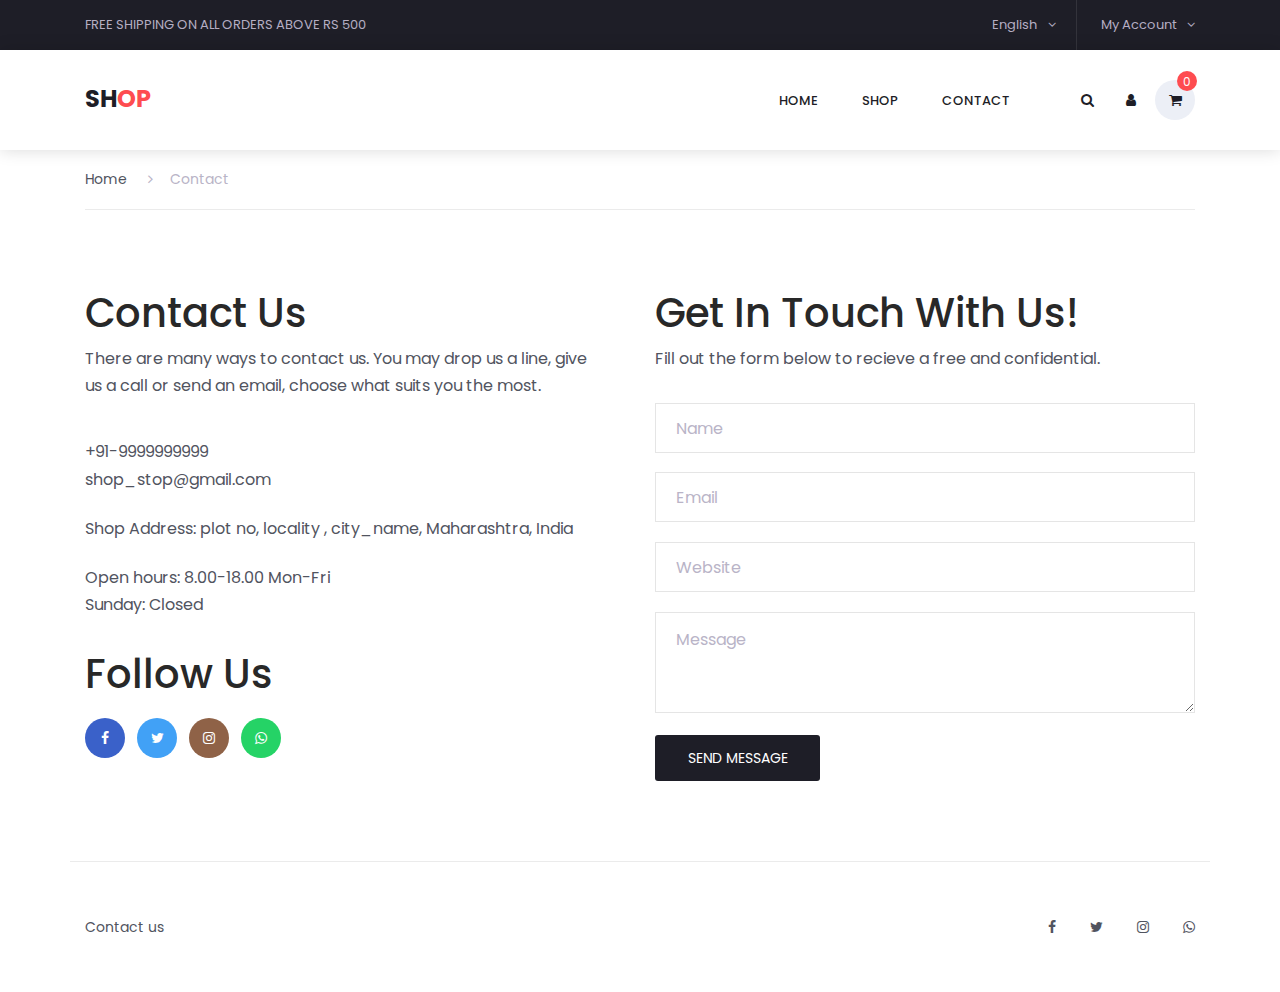
<file: contact.html>
<!DOCTYPE html>
<html lang="en">
<head>
<title>Contact Us</title>
<meta charset="utf-8">
<meta http-equiv="X-UA-Compatible" content="IE=edge">
<meta name="viewport" content="width=device-width, initial-scale=1">
<link rel="stylesheet" type="text/css" href="styles/bootstrap4/bootstrap.min.css">
<link href="plugins/font-awesome-4.7.0/css/font-awesome.min.css" rel="stylesheet" type="text/css">
<link rel="stylesheet" type="text/css" href="plugins/OwlCarousel2-2.2.1/owl.carousel.css">
<link rel="stylesheet" type="text/css" href="plugins/OwlCarousel2-2.2.1/owl.theme.default.css">
<link rel="stylesheet" type="text/css" href="plugins/OwlCarousel2-2.2.1/animate.css">
<link rel="stylesheet" href="plugins/themify-icons/themify-icons.css">
<link rel="stylesheet" type="text/css" href="plugins/jquery-ui-1.12.1.custom/jquery-ui.css">
<link rel="stylesheet" type="text/css" href="styles/contact_styles.css">
<link rel="stylesheet" type="text/css" href="styles/contact_responsive.css">
</head>

<body>

<div class="super_container">

	<!-- Header -->

	<header class="header trans_300">

		<!-- Top Navigation -->

		<div class="top_nav">
			<div class="container">
				<div class="row">
					<div class="col-md-6">
						<div class="top_nav_left">free shipping on all orders above Rs 500</div>
					</div>
					<div class="col-md-6 text-right">
						<div class="top_nav_right">
							<ul class="top_nav_menu">

								<!-- Currency / Language / My Account -->

								<li class="language">
									<a href="#">
										English
										<i class="fa fa-angle-down"></i>
									</a>
									<ul class="language_selection">
										<li><a href="#">Hindi</a></li>
										<li><a href="#">Marathi</a></li>
										<li><a href="#">Gujarati</a></li>
									</ul>
								</li>
								<li class="account">
									<a href="#">
										My Account
										<i class="fa fa-angle-down"></i>
									</a>
									<ul class="account_selection">
										<li><a href="#"><i class="fa fa-sign-in" aria-hidden="true"></i>Sign In</a></li>
										<li><a href="#"><i class="fa fa-user-plus" aria-hidden="true"></i>Register</a></li>
									</ul>
								</li>
							</ul>
						</div>
					</div>
				</div>
			</div>
		</div>

		<!-- Main Navigation -->

		<div class="main_nav_container">
			<div class="container">
				<div class="row">
					<div class="col-lg-12 text-right">
						<div class="logo_container">
							<a href="index.html">Sh<span>op</span></a>
						</div>
						<nav class="navbar">
							<ul class="navbar_menu">
								<li><a href="index.html">home</a></li>
								<li><a href="#">shop</a></li>
								<li><a href="contact.html">contact</a></li>
							</ul>
							<ul class="navbar_user">
								<li><a href="#"><i class="fa fa-search" aria-hidden="true"></i></a></li>
								<li><a href="#"><i class="fa fa-user" aria-hidden="true"></i></a></li>
								<li class="checkout">
									<a href="#">
										<i class="fa fa-shopping-cart" aria-hidden="true"></i>
										<span id="checkout_items" class="checkout_items">0</span>
									</a>
								</li>
							</ul>
							<div class="hamburger_container">
								<i class="fa fa-bars" aria-hidden="true"></i>
							</div>
						</nav>
					</div>
				</div>
			</div>
		</div>

	</header>

	<div class="fs_menu_overlay"></div>

	<!-- Hamburger Menu -->

	<div class="hamburger_menu">
		<div class="hamburger_close"><i class="fa fa-times" aria-hidden="true"></i></div>
		<div class="hamburger_menu_content text-right">
			<ul class="menu_top_nav">
				<li class="menu_item has-children">
					<a href="#">
						English
						<i class="fa fa-angle-down"></i>
					</a>
					<ul class="menu_selection">
						<li><a href="#">Hindi</a></li>
						<li><a href="#">Marathi</a></li>
						<li><a href="#">Gujarati</a></li>
					</ul>
				</li>
				<li class="menu_item has-children">
					<a href="#">
						My Account
						<i class="fa fa-angle-down"></i>
					</a>
					<ul class="menu_selection">
						<li><a href="#"><i class="fa fa-sign-in" aria-hidden="true"></i>Sign In</a></li>
						<li><a href="#"><i class="fa fa-user-plus" aria-hidden="true"></i>Register</a></li>
					</ul>
				</li>
				<li class="menu_item"><a href="index.html">home</a></li>
				<li class="menu_item"><a href="categories.html">shop</a></li>
				<li class="menu_item"><a href="#">contact</a></li>
			</ul>
		</div>
	</div>

	<div class="container contact_container">
		<div class="row">
			<div class="col">

				<!-- Breadcrumbs -->

				<div class="breadcrumbs d-flex flex-row align-items-center">
					<ul>
						<li><a href="index.html">Home</a></li>
						<li class="active"><a href="#"><i class="fa fa-angle-right" aria-hidden="true"></i>Contact</a></li>
					</ul>
				</div>

			</div>
		</div>

		<!-- Map Container

		<div class="row">
			<div class="col">
				<div id="google_map">
					<div class="map_container">
						<div id="map"></div>
					</div>
				</div>
			</div>
		</div>  -->

		<!-- Contact Us -->

		<div class="row">

			<div class="col-lg-6 contact_col">
				<div class="contact_contents">
					<h1>Contact Us</h1>
					<p>There are many ways to contact us. You may drop us a line, give us a call or send an email, choose what suits you the most.</p>
					<div>
						<p>+91-9999999999</p>
						<p>shop_stop@gmail.com</p>
					</div>
					<div>
						<p>Shop Address: plot no, locality , city_name, Maharashtra, India</p>
					</div>
					<div>
						<p>Open hours: 8.00-18.00 Mon-Fri</p>
						<p>Sunday: Closed</p>
					</div>
				</div>

				<!-- Follow Us -->

				<div class="follow_us_contents">
					<h1>Follow Us</h1>
					<ul class="social d-flex flex-row">
						<li><a href="#" style="background-color: #3a61c9"><i class="fa fa-facebook" aria-hidden="true"></i></a></li>
						<li><a href="#" style="background-color: #41a1f6"><i class="fa fa-twitter" aria-hidden="true"></i></a></li>
						<li><a href="#" style="background-color: #8f6247"><i class="fa fa-instagram" aria-hidden="true"></i></a></li>
						<li><a href="#" style="background-color: #25D366"><i class="fa fa-whatsapp" aria-hidden="true"></i></a></li>
					</ul>
				</div>

			</div>

			<div class="col-lg-6 get_in_touch_col">
				<div class="get_in_touch_contents">
					<h1>Get In Touch With Us!</h1>
					<p>Fill out the form below to recieve a free and confidential.</p>
					<form action="post">
						<div>
							<input id="input_name" class="form_input input_name input_ph" type="text" name="name" placeholder="Name" required="required" data-error="Name is required.">
							<input id="input_email" class="form_input input_email input_ph" type="email" name="email" placeholder="Email" required="required" data-error="Valid email is required.">
							<input id="input_website" class="form_input input_website input_ph" type="url" name="name" placeholder="Website" required="required" data-error="Name is required.">
							<textarea id="input_message" class="input_ph input_message" name="message"  placeholder="Message" rows="3" required data-error="Please, write us a message."></textarea>
						</div>
						<div>
							<button id="review_submit" type="submit" class="red_button message_submit_btn trans_300" value="Submit">send message</button>
						</div>
					</form>
				</div>
			</div>

		</div>
	</div>

	<!-- Newsletter

	<div class="newsletter">
		<div class="container">
			<div class="row">
				<div class="col-lg-6">
					<div class="newsletter_text d-flex flex-column justify-content-center align-items-lg-start align-items-md-center text-center">
						<h4>Newsletter</h4>
						<p>Subscribe to our newsletter and get 20% off your first purchase</p>
					</div>
				</div>
				<div class="col-lg-6">
					<form action="post">
						<div class="newsletter_form d-flex flex-md-row flex-column flex-xs-column align-items-center justify-content-lg-end justify-content-center">
							<input id="newsletter_email" type="email" placeholder="Your email" required="required" data-error="Valid email is required.">
							<button id="newsletter_submit" type="submit" class="newsletter_submit_btn trans_300" value="Submit">subscribe</button>
						</div>
					</form>
				</div>
			</div>
		</div>
	</div> -->


	<!-- Footer -->

	<footer class="footer">
		<div class="container">
			<div class="row">
				<div class="col-lg-6">
					<div class="footer_nav_container d-flex flex-sm-row flex-column align-items-center justify-content-lg-start justify-content-center text-center">
						<ul class="footer_nav">
							<li><a href="contact.html">Contact us</a></li>
						</ul>
					</div>
				</div>
				<div class="col-lg-6">
					<div class="footer_social d-flex flex-row align-items-center justify-content-lg-end justify-content-center">
						<ul>
							<li><a href="#"><i class="fa fa-facebook" aria-hidden="true"></i></a></li>
							<li><a href="#"><i class="fa fa-twitter" aria-hidden="true"></i></a></li>
							<li><a href="#"><i class="fa fa-instagram" aria-hidden="true"></i></a></li>
							<li><a href="#"><i class="fa fa-whatsapp" aria-hidden="true"></i></a></li>
						</ul>
					</div>
				</div>
			</div>
		</div>
	</footer>

</div>

<script src="js/jquery-3.2.1.min.js"></script>
<script src="styles/bootstrap4/popper.js"></script>
<script src="styles/bootstrap4/bootstrap.min.js"></script>
<script src="plugins/Isotope/isotope.pkgd.min.js"></script>
<script src="plugins/OwlCarousel2-2.2.1/owl.carousel.js"></script>
<script src="plugins/easing/easing.js"></script>
<!--<script src="plugins/jquery-ui-1.12.1.custom/jquery-ui.js"></script> -->
<script src="js/contact_custom.js"></script>
</body>

</html>
</file>
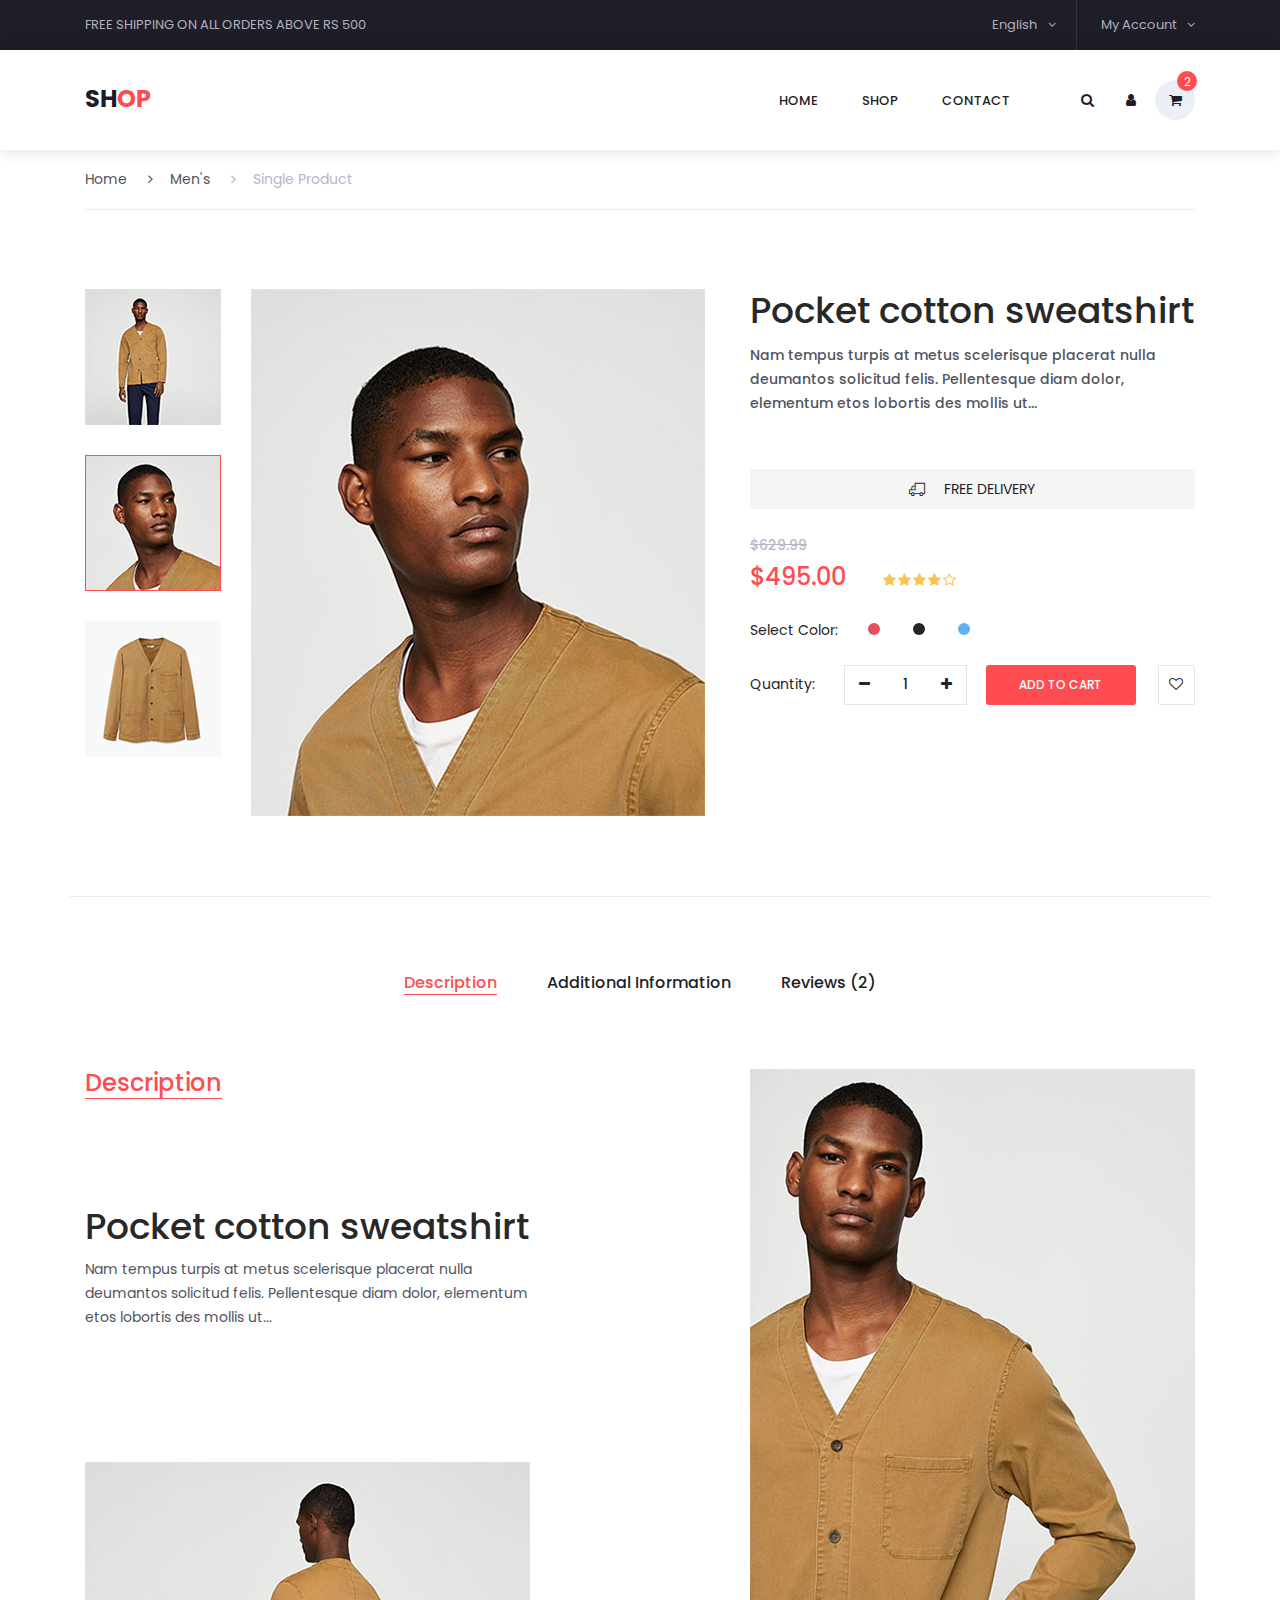
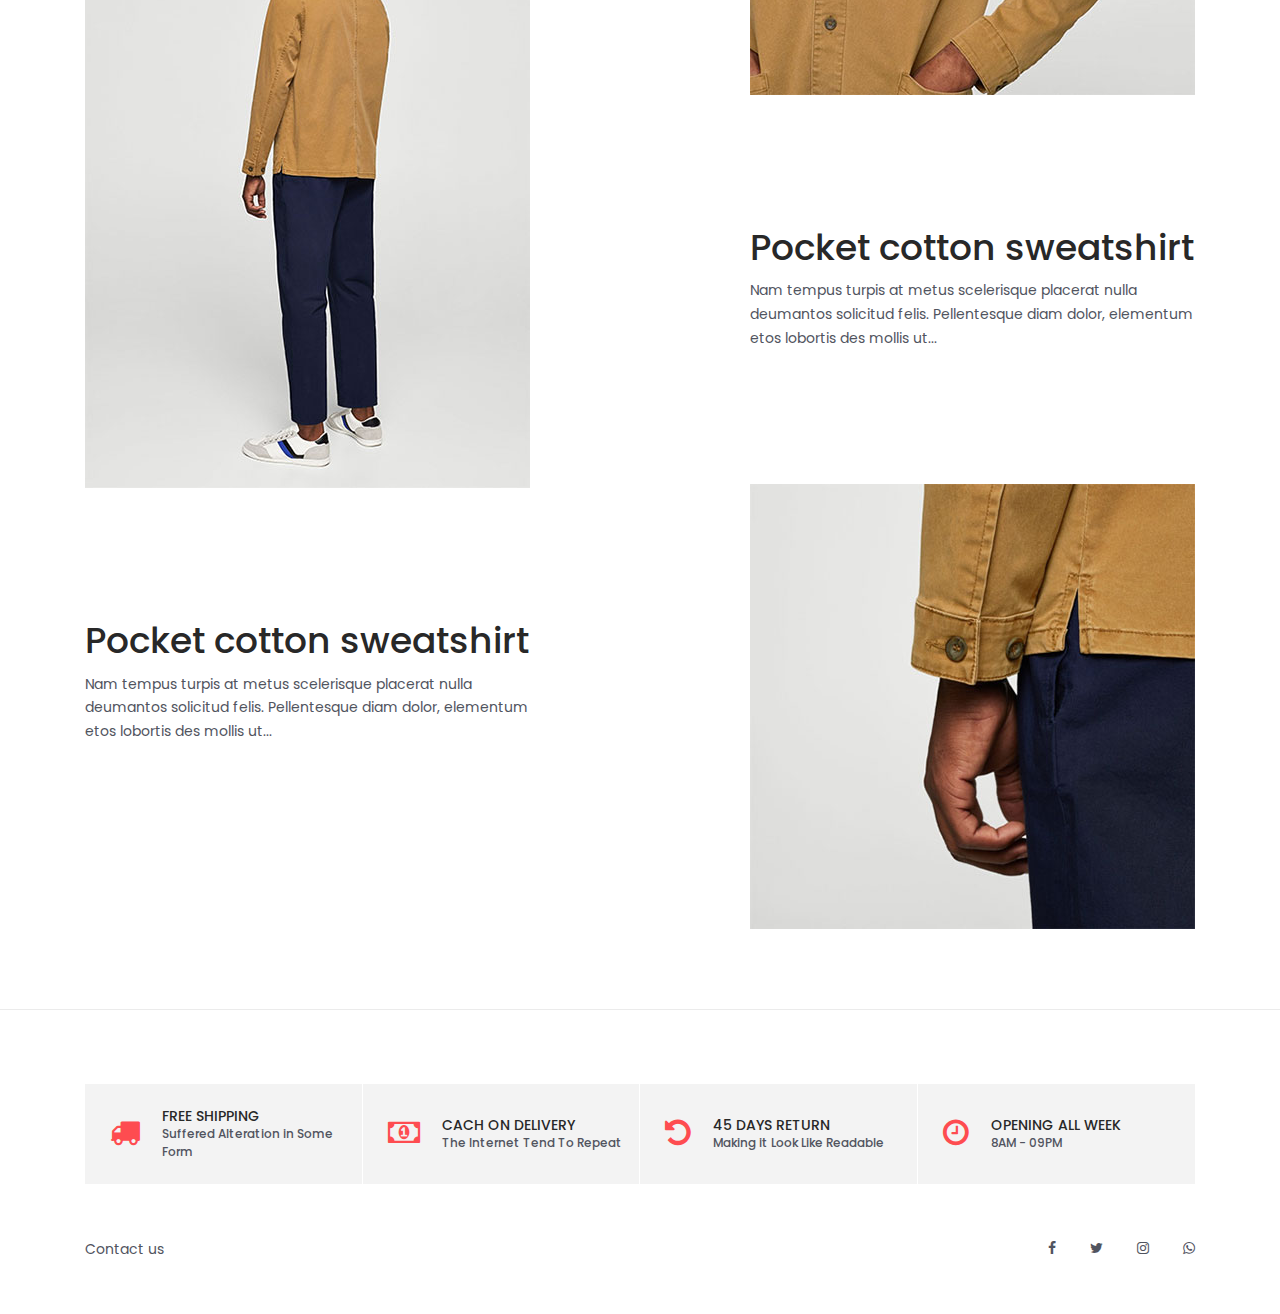
<file: single.html>
<!DOCTYPE html>
<html lang="en">
<head>
<title>Single Product</title>
<meta charset="utf-8">
<meta http-equiv="X-UA-Compatible" content="IE=edge">
<meta name="viewport" content="width=device-width, initial-scale=1">
<link rel="stylesheet" type="text/css" href="styles/bootstrap4/bootstrap.min.css">
<link href="plugins/font-awesome-4.7.0/css/font-awesome.min.css" rel="stylesheet" type="text/css">
<link rel="stylesheet" type="text/css" href="plugins/OwlCarousel2-2.2.1/owl.carousel.css">
<link rel="stylesheet" type="text/css" href="plugins/OwlCarousel2-2.2.1/owl.theme.default.css">
<link rel="stylesheet" type="text/css" href="plugins/OwlCarousel2-2.2.1/animate.css">
<link rel="stylesheet" href="plugins/themify-icons/themify-icons.css">
<link rel="stylesheet" type="text/css" href="plugins/jquery-ui-1.12.1.custom/jquery-ui.css">
<link rel="stylesheet" type="text/css" href="styles/single_styles.css">
<link rel="stylesheet" type="text/css" href="styles/single_responsive.css">
</head>

<body>

<div class="super_container">

	<!-- Header -->

	<header class="header trans_300">

		<!-- Top Navigation -->

		<div class="top_nav">
			<div class="container">
				<div class="row">
					<div class="col-md-6">
						<div class="top_nav_left">free shipping on all orders above Rs 500</div>
					</div>
					<div class="col-md-6 text-right">
						<div class="top_nav_right">
							<ul class="top_nav_menu">

								<!-- Currency / Language / My Account -->

								<li class="language">
									<a href="#">
										English
										<i class="fa fa-angle-down"></i>
									</a>
									<ul class="language_selection">
										<li><a href="#">Hindi</a></li>
										<li><a href="#">Marathi</a></li>
										<li><a href="#">Gujarati</a></li>
									</ul>
								</li>
								<li class="account">
									<a href="#">
										My Account
										<i class="fa fa-angle-down"></i>
									</a>
									<ul class="account_selection">
										<li><a href="#"><i class="fa fa-sign-in" aria-hidden="true"></i>Sign In</a></li>
										<li><a href="#"><i class="fa fa-user-plus" aria-hidden="true"></i>Register</a></li>
									</ul>
								</li>
							</ul>
						</div>
					</div>
				</div>
			</div>
		</div>

		<!-- Main Navigation -->

		<div class="main_nav_container">
			<div class="container">
				<div class="row">
					<div class="col-lg-12 text-right">
						<div class="logo_container">
							<a href="index.html">Sh<span>op</span></a>
						</div>
						<nav class="navbar">
							<ul class="navbar_menu">
								<li><a href="index.html">home</a></li>
								<li><a href="#">shop</a></li>
								<li><a href="contact.html">contact</a></li>
							</ul>
							<ul class="navbar_user">
								<li><a href="#"><i class="fa fa-search" aria-hidden="true"></i></a></li>
								<li><a href="#"><i class="fa fa-user" aria-hidden="true"></i></a></li>
								<li class="checkout">
									<a href="#">
										<i class="fa fa-shopping-cart" aria-hidden="true"></i>
										<span id="checkout_items" class="checkout_items">2</span>
									</a>
								</li>
							</ul>
							<div class="hamburger_container">
								<i class="fa fa-bars" aria-hidden="true"></i>
							</div>
						</nav>
					</div>
				</div>
			</div>
		</div>

	</header>

	<div class="fs_menu_overlay"></div>

	<!-- Hamburger Menu -->

	<div class="hamburger_menu">
		<div class="hamburger_close"><i class="fa fa-times" aria-hidden="true"></i></div>
		<div class="hamburger_menu_content text-right">
			<ul class="menu_top_nav">
				<li class="menu_item has-children">
					<a href="#">
						English
						<i class="fa fa-angle-down"></i>
					</a>
					<ul class="menu_selection">
						<li><a href="#">Hindi</a></li>
						<li><a href="#">Marathi</a></li>
						<li><a href="#">Gujarati</a></li>
					</ul>
				</li>
				<li class="menu_item has-children">
					<a href="#">
						My Account
						<i class="fa fa-angle-down"></i>
					</a>
					<ul class="menu_selection">
						<li><a href="#"><i class="fa fa-sign-in" aria-hidden="true"></i>Sign In</a></li>
						<li><a href="#"><i class="fa fa-user-plus" aria-hidden="true"></i>Register</a></li>
					</ul>
				</li>
				<li class="menu_item"><a href="index.html">home</a></li>
				<li class="menu_item"><a href="categories.html">shop</a></li>
				<li class="menu_item"><a href="contact.html">contact</a></li>
			</ul>
		</div>
	</div>

	<div class="container single_product_container">
		<div class="row">
			<div class="col">

				<!-- Breadcrumbs -->

				<div class="breadcrumbs d-flex flex-row align-items-center">
					<ul>
						<li><a href="index.html">Home</a></li>
						<li><a href="categories.html"><i class="fa fa-angle-right" aria-hidden="true"></i>Men's</a></li>
						<li class="active"><a href="#"><i class="fa fa-angle-right" aria-hidden="true"></i>Single Product</a></li>
					</ul>
				</div>

			</div>
		</div>

		<div class="row">
			<div class="col-lg-7">
				<div class="single_product_pics">
					<div class="row">
						<div class="col-lg-3 thumbnails_col order-lg-1 order-2">
							<div class="single_product_thumbnails">
								<ul>
									<li><img src="images/single_1_thumb.jpg" alt="" data-image="images/single_1.jpg"></li>
									<li class="active"><img src="images/single_2_thumb.jpg" alt="" data-image="images/single_2.jpg"></li>
									<li><img src="images/single_3_thumb.jpg" alt="" data-image="images/single_3.jpg"></li>
								</ul>
							</div>
						</div>
						<div class="col-lg-9 image_col order-lg-2 order-1">
							<div class="single_product_image">
								<div class="single_product_image_background" style="background-image:url(images/single_2.jpg)"></div>
							</div>
						</div>
					</div>
				</div>
			</div>
			<div class="col-lg-5">
				<div class="product_details">
					<div class="product_details_title">
						<h2>Pocket cotton sweatshirt</h2>
						<p>Nam tempus turpis at metus scelerisque placerat nulla deumantos solicitud felis. Pellentesque diam dolor, elementum etos lobortis des mollis ut...</p>
					</div>
					<div class="free_delivery d-flex flex-row align-items-center justify-content-center">
						<span class="ti-truck"></span><span>free delivery</span>
					</div>
					<div class="original_price">$629.99</div>
					<div class="product_price">$495.00</div>
					<ul class="star_rating">
						<li><i class="fa fa-star" aria-hidden="true"></i></li>
						<li><i class="fa fa-star" aria-hidden="true"></i></li>
						<li><i class="fa fa-star" aria-hidden="true"></i></li>
						<li><i class="fa fa-star" aria-hidden="true"></i></li>
						<li><i class="fa fa-star-o" aria-hidden="true"></i></li>
					</ul>
					<div class="product_color">
						<span>Select Color:</span>
						<ul>
							<li style="background: #e54e5d"></li>
							<li style="background: #252525"></li>
							<li style="background: #60b3f3"></li>
						</ul>
					</div>
					<div class="quantity d-flex flex-column flex-sm-row align-items-sm-center">
						<span>Quantity:</span>
						<div class="quantity_selector">
							<span class="minus"><i class="fa fa-minus" aria-hidden="true"></i></span>
							<span id="quantity_value">1</span>
							<span class="plus"><i class="fa fa-plus" aria-hidden="true"></i></span>
						</div>
						<div class="red_button add_to_cart_button"><a href="#">add to cart</a></div>
						<div class="product_favorite d-flex flex-column align-items-center justify-content-center"></div>
					</div>
				</div>
			</div>
		</div>

	</div>

	<!-- Tabs -->

	<div class="tabs_section_container">

		<div class="container">
			<div class="row">
				<div class="col">
					<div class="tabs_container">
						<ul class="tabs d-flex flex-sm-row flex-column align-items-left align-items-md-center justify-content-center">
							<li class="tab active" data-active-tab="tab_1"><span>Description</span></li>
							<li class="tab" data-active-tab="tab_2"><span>Additional Information</span></li>
							<li class="tab" data-active-tab="tab_3"><span>Reviews (2)</span></li>
						</ul>
					</div>
				</div>
			</div>
			<div class="row">
				<div class="col">

					<!-- Tab Description -->

					<div id="tab_1" class="tab_container active">
						<div class="row">
							<div class="col-lg-5 desc_col">
								<div class="tab_title">
									<h4>Description</h4>
								</div>
								<div class="tab_text_block">
									<h2>Pocket cotton sweatshirt</h2>
									<p>Nam tempus turpis at metus scelerisque placerat nulla deumantos solicitud felis. Pellentesque diam dolor, elementum etos lobortis des mollis ut...</p>
								</div>
								<div class="tab_image">
									<img src="images/desc_1.jpg" alt="">
								</div>
								<div class="tab_text_block">
									<h2>Pocket cotton sweatshirt</h2>
									<p>Nam tempus turpis at metus scelerisque placerat nulla deumantos solicitud felis. Pellentesque diam dolor, elementum etos lobortis des mollis ut...</p>
								</div>
							</div>
							<div class="col-lg-5 offset-lg-2 desc_col">
								<div class="tab_image">
									<img src="images/desc_2.jpg" alt="">
								</div>
								<div class="tab_text_block">
									<h2>Pocket cotton sweatshirt</h2>
									<p>Nam tempus turpis at metus scelerisque placerat nulla deumantos solicitud felis. Pellentesque diam dolor, elementum etos lobortis des mollis ut...</p>
								</div>
								<div class="tab_image desc_last">
									<img src="images/desc_3.jpg" alt="">
								</div>
							</div>
						</div>
					</div>

					<!-- Tab Additional Info -->

					<div id="tab_2" class="tab_container">
						<div class="row">
							<div class="col additional_info_col">
								<div class="tab_title additional_info_title">
									<h4>Additional Information</h4>
								</div>
								<p>COLOR:<span>Gold, Red</span></p>
								<p>SIZE:<span>L,M,XL</span></p>
							</div>
						</div>
					</div>

					<!-- Tab Reviews -->

					<div id="tab_3" class="tab_container">
						<div class="row">

							<!-- User Reviews -->

							<div class="col-lg-6 reviews_col">
								<div class="tab_title reviews_title">
									<h4>Reviews (2)</h4>
								</div>

								<!-- User Review -->

								<div class="user_review_container d-flex flex-column flex-sm-row">
									<div class="user">
										<div class="user_pic"></div>
										<div class="user_rating">
											<ul class="star_rating">
												<li><i class="fa fa-star" aria-hidden="true"></i></li>
												<li><i class="fa fa-star" aria-hidden="true"></i></li>
												<li><i class="fa fa-star" aria-hidden="true"></i></li>
												<li><i class="fa fa-star" aria-hidden="true"></i></li>
												<li><i class="fa fa-star-o" aria-hidden="true"></i></li>
											</ul>
										</div>
									</div>
									<div class="review">
										<div class="review_date">27 Aug 2016</div>
										<div class="user_name">Brandon William</div>
										<p>Lorem ipsum dolor sit amet, consectetur adipisicing elit, sed do eiusmod tempor incididunt ut labore et dolore magna aliqua.</p>
									</div>
								</div>

								<!-- User Review -->

								<div class="user_review_container d-flex flex-column flex-sm-row">
									<div class="user">
										<div class="user_pic"></div>
										<div class="user_rating">
											<ul class="star_rating">
												<li><i class="fa fa-star" aria-hidden="true"></i></li>
												<li><i class="fa fa-star" aria-hidden="true"></i></li>
												<li><i class="fa fa-star" aria-hidden="true"></i></li>
												<li><i class="fa fa-star" aria-hidden="true"></i></li>
												<li><i class="fa fa-star-o" aria-hidden="true"></i></li>
											</ul>
										</div>
									</div>
									<div class="review">
										<div class="review_date">27 Aug 2016</div>
										<div class="user_name">Brandon William</div>
										<p>Lorem ipsum dolor sit amet, consectetur adipisicing elit, sed do eiusmod tempor incididunt ut labore et dolore magna aliqua.</p>
									</div>
								</div>
							</div>

							<!-- Add Review -->

							<div class="col-lg-6 add_review_col">

								<div class="add_review">
									<form id="review_form" action="post">
										<div>
											<h1>Add Review</h1>
											<input id="review_name" class="form_input input_name" type="text" name="name" placeholder="Name*" required="required" data-error="Name is required.">
											<input id="review_email" class="form_input input_email" type="email" name="email" placeholder="Email*" required="required" data-error="Valid email is required.">
										</div>
										<div>
											<h1>Your Rating:</h1>
											<ul class="user_star_rating">
												<li><i class="fa fa-star" aria-hidden="true"></i></li>
												<li><i class="fa fa-star" aria-hidden="true"></i></li>
												<li><i class="fa fa-star" aria-hidden="true"></i></li>
												<li><i class="fa fa-star" aria-hidden="true"></i></li>
												<li><i class="fa fa-star-o" aria-hidden="true"></i></li>
											</ul>
											<textarea id="review_message" class="input_review" name="message"  placeholder="Your Review" rows="4" required data-error="Please, leave us a review."></textarea>
										</div>
										<div class="text-left text-sm-right">
											<button id="review_submit" type="submit" class="red_button review_submit_btn trans_300" value="Submit">submit</button>
										</div>
									</form>
								</div>

							</div>

						</div>
					</div>

				</div>
			</div>
		</div>

	</div>

	<!-- Benefit -->

	<div class="benefit">
		<div class="container">
			<div class="row benefit_row">
				<div class="col-lg-3 benefit_col">
					<div class="benefit_item d-flex flex-row align-items-center">
						<div class="benefit_icon"><i class="fa fa-truck" aria-hidden="true"></i></div>
						<div class="benefit_content">
							<h6>free shipping</h6>
							<p>Suffered Alteration in Some Form</p>
						</div>
					</div>
				</div>
				<div class="col-lg-3 benefit_col">
					<div class="benefit_item d-flex flex-row align-items-center">
						<div class="benefit_icon"><i class="fa fa-money" aria-hidden="true"></i></div>
						<div class="benefit_content">
							<h6>cach on delivery</h6>
							<p>The Internet Tend To Repeat</p>
						</div>
					</div>
				</div>
				<div class="col-lg-3 benefit_col">
					<div class="benefit_item d-flex flex-row align-items-center">
						<div class="benefit_icon"><i class="fa fa-undo" aria-hidden="true"></i></div>
						<div class="benefit_content">
							<h6>45 days return</h6>
							<p>Making it Look Like Readable</p>
						</div>
					</div>
				</div>
				<div class="col-lg-3 benefit_col">
					<div class="benefit_item d-flex flex-row align-items-center">
						<div class="benefit_icon"><i class="fa fa-clock-o" aria-hidden="true"></i></div>
						<div class="benefit_content">
							<h6>opening all week</h6>
							<p>8AM - 09PM</p>
						</div>
					</div>
				</div>
			</div>
		</div>
	</div>

	<!-- Newsletter

	<div class="newsletter">
		<div class="container">
			<div class="row">
				<div class="col-lg-6">
					<div class="newsletter_text d-flex flex-column justify-content-center align-items-lg-start align-items-md-center text-center">
						<h4>Newsletter</h4>
						<p>Subscribe to our newsletter and get 20% off your first purchase</p>
					</div>
				</div>
				<div class="col-lg-6">
					<form action="post">
						<div class="newsletter_form d-flex flex-md-row flex-column flex-xs-column align-items-center justify-content-lg-end justify-content-center">
							<input id="newsletter_email" type="email" placeholder="Your email" required="required" data-error="Valid email is required.">
							<button id="newsletter_submit" type="submit" class="newsletter_submit_btn trans_300" value="Submit">subscribe</button>
						</div>
					</form>
				</div>
			</div>
		</div>
	</div>  -->

	<!-- Footer -->

	<footer class="footer">
		<div class="container">
			<div class="row">
				<div class="col-lg-6">
					<div class="footer_nav_container d-flex flex-sm-row flex-column align-items-center justify-content-lg-start justify-content-center text-center">
						<ul class="footer_nav">
							<li><a href="contact.html">Contact us</a></li>
						</ul>
					</div>
				</div>
				<div class="col-lg-6">
					<div class="footer_social d-flex flex-row align-items-center justify-content-lg-end justify-content-center">
						<ul>
							<li><a href="#"><i class="fa fa-facebook" aria-hidden="true"></i></a></li>
							<li><a href="#"><i class="fa fa-twitter" aria-hidden="true"></i></a></li>
							<li><a href="#"><i class="fa fa-instagram" aria-hidden="true"></i></a></li>
							<li><a href="#"><i class="fa fa-whatsapp" aria-hidden="true"></i></a></li>
						</ul>
					</div>
				</div>
			</div>
		</div>
	</footer>

</div>

<script src="js/jquery-3.2.1.min.js"></script>
<script src="styles/bootstrap4/popper.js"></script>
<script src="styles/bootstrap4/bootstrap.min.js"></script>
<script src="plugins/Isotope/isotope.pkgd.min.js"></script>
<script src="plugins/OwlCarousel2-2.2.1/owl.carousel.js"></script>
<script src="plugins/easing/easing.js"></script>
<script src="plugins/jquery-ui-1.12.1.custom/jquery-ui.js"></script>
<script src="js/single_custom.js"></script>
</body>

</html>
</file>
<file: styles/main_styles.css>
@charset "utf-8";
/* CSS Document */

/******************************

COLOR PALETTE




[Table of Contents]

1. Fonts
2. Body and some general stuff
3. Home
	3.1 Currency
	3.2 Language
	3.3 Account
	3.4 Main Navigation
	3.5 Hamburger Menu
	3.6 Logo
	3.7 Main Slider
4. Banner
5. New Arrivals
	5.1 New Arrivals Sorting
	5.2 New Arrivals Products Grid
6. Deal of the week
7. Best Sellers
	7.1 Slider Nav
8. Benefit
9. Blogs
10. Newsletter
11. Footer



******************************/

/***********
1. Fonts
***********/

@import url('https://fonts.googleapis.com/css?family=Poppins:400,500,600,700,900');

/*********************************
2. Body and some general stuff
*********************************/

*
{
	margin: 0;
	padding: 0;
}
body
{
	font-family: 'Poppins', sans-serif;
	font-size: 14px;
	line-height: 23px;
	font-weight: 400;
	background: #FFFFFF;
	color: #1e1e27;
}
div
{
	display: block;
	position: relative;
	-webkit-box-sizing: border-box;
    -moz-box-sizing: border-box;
    box-sizing: border-box;
}

ul
{
	list-style: none;
	margin-bottom: 0px;
}
p
{
	font-family: 'Poppins', sans-serif;
	font-size: 14px;
	line-height: 1.7;
	font-weight: 500;
	color: #989898;
	-webkit-font-smoothing: antialiased;
	-webkit-text-shadow: rgba(0,0,0,.01) 0 0 1px;
	text-shadow: rgba(0,0,0,.01) 0 0 1px;
}
p a
{
	display: inline;
	position: relative;
	color: inherit;
	border-bottom: solid 2px #fde0db;
	-webkit-transition: all 200ms ease;
	-moz-transition: all 200ms ease;
	-ms-transition: all 200ms ease;
	-o-transition: all 200ms ease;
	transition: all 200ms ease;
}
a, a:hover, a:visited, a:active, a:link
{
	text-decoration: none;
	-webkit-font-smoothing: antialiased;
	-webkit-text-shadow: rgba(0,0,0,.01) 0 0 1px;
	text-shadow: rgba(0,0,0,.01) 0 0 1px;
}
p a:active
{
	position: relative;
	color: #FF6347;
}
p a:hover
{
	color: #FF6347;
	background: #fde0db;
}
p a:hover::after
{
	opacity: 0.2;
}
::selection
{
	background: #fde0db;
	color: #FF6347;
}
p::selection
{
	background: #fde0db;
}
h1{font-size: 72px;}
h2{font-size: 40px;}
h3{font-size: 28px;}
h4{font-size: 24px;}
h5{font-size: 16px;}
h6{font-size: 14px;}
h1, h2, h3, h4, h5, h6
{
	color: #282828;
	-webkit-font-smoothing: antialiased;
	-webkit-text-shadow: rgba(0,0,0,.01) 0 0 1px;
	text-shadow: rgba(0,0,0,.01) 0 0 1px;
}
h1::selection,
h2::selection,
h3::selection,
h4::selection,
h5::selection,
h6::selection
{

}
::-webkit-input-placeholder
{
	font-size: 16px !important;
	font-weight: 500;
	color: #777777 !important;
}
:-moz-placeholder /* older Firefox*/
{
	font-size: 16px !important;
	font-weight: 500;
	color: #777777 !important;
}
::-moz-placeholder /* Firefox 19+ */
{
	font-size: 16px !important;
	font-weight: 500;
	color: #777777 !important;
}
:-ms-input-placeholder
{
	font-size: 16px !important;
	font-weight: 500;
	color: #777777 !important;
}
::input-placeholder
{
	font-size: 16px !important;
	font-weight: 500;
	color: #777777 !important;
}
.form-control
{
	color: #db5246;
}
section
{
	display: block;
	position: relative;
	box-sizing: border-box;
}
.clear
{
	clear: both;
}
.clearfix::before, .clearfix::after
{
	content: "";
	display: table;
}
.clearfix::after
{
	clear: both;
}
.clearfix
{
	zoom: 1;
}
.float_left
{
	float: left;
}
.float_right
{
	float: right;
}
.trans_200
{
	-webkit-transition: all 200ms ease;
	-moz-transition: all 200ms ease;
	-ms-transition: all 200ms ease;
	-o-transition: all 200ms ease;
	transition: all 200ms ease;
}
.trans_300
{
	-webkit-transition: all 300ms ease;
	-moz-transition: all 300ms ease;
	-ms-transition: all 300ms ease;
	-o-transition: all 300ms ease;
	transition: all 300ms ease;
}
.trans_400
{
	-webkit-transition: all 400ms ease;
	-moz-transition: all 400ms ease;
	-ms-transition: all 400ms ease;
	-o-transition: all 400ms ease;
	transition: all 400ms ease;
}
.trans_500
{
	-webkit-transition: all 500ms ease;
	-moz-transition: all 500ms ease;
	-ms-transition: all 500ms ease;
	-o-transition: all 500ms ease;
	transition: all 500ms ease;
}
.fill_height
{
	height: 100%;
}
.super_container
{
	width: 100%;
	overflow: hidden;
}

/*********************************
3. Home
*********************************/

.header
{
	position: fixed;
	top: 0;
	left: 0;
	width: 100%;
	background: #FFFFFF;
	z-index: 10;
}
.top_nav
{
	width: 100%;
	height: 50px;
	background: #1e1e27;
}
.top_nav_left
{
	height: 50px;
	line-height: 50px;
	font-size: 13px;
	color: #b5aec4;
	text-transform: uppercase;
}

/*********************************
3.1 Currency
*********************************/

.currency
{
	display: inline-block;
	position: relative;
	min-width: 50px;
	border-right: solid 1px #33333b;
	padding-right: 20px;
	padding-left: 20px;
	text-align: center;
	vertical-align: middle;
	background: #1e1e27;
}
.currency > a
{
	display: block;
	color: #b5aec4;
	font-weight: 400;
	height: 50px;
	line-height: 50px;
	font-size: 13px;
	text-transform: uppercase;
}
.currency > a > i
{
	margin-left: 8px;
}
.currency:hover .currency_selection
{
	visibility: visible;
	opacity: 1;
	top: 100%;
}
.currency_selection
{
	display: block;
	position: absolute;
	right: 0;
	top: 120%;
	margin: 0;
	width: 100%;
	background: #FFFFFF;
	visibility: hidden;
	opacity: 0;
	z-index: 1;
	box-shadow: 0 0 25px rgba(63, 78, 100, 0.15);
	-webkit-transition: opacity 0.3s ease;
	-moz-transition: opacity 0.3s ease;
	-ms-transition: opacity 0.3s ease;
	-o-transition: opacity 0.3s ease;
	transition: all 0.3s ease;
}
.currency_selection li
{
	padding-left: 10px;
	padding-right: 10px;
	line-height: 50px;
}
.currency_selection li a
{
	display: block;
	color: #232530;
	border-bottom: solid 1px #dddddd;
	font-size: 13px;
	text-transform: uppercase;
	-webkit-transition: opacity 0.3s ease;
	-moz-transition: opacity 0.3s ease;
	-ms-transition: opacity 0.3s ease;
	-o-transition: opacity 0.3s ease;
	transition: all 0.3s ease;
}
.currency_selection li a:hover
{
	color: #b5aec4;
}
.currency_selection li:last-child a
{
	border-bottom: none;
}

/*********************************
3.2 Language
*********************************/

.language
{
	display: inline-block;
	position: relative;
	min-width: 50px;
	border-right: solid 1px #33333b;
	padding-right: 20px;
	padding-left: 20px;
	text-align: center;
	vertical-align: middle;
	background: #1e1e27;
}
.language > a
{
	display: block;
	color: #b5aec4;
	font-weight: 400;
	height: 50px;
	line-height: 50px;
	font-size: 13px;
}
.language > a > i
{
	margin-left: 8px;
}
.language:hover .language_selection
{
	visibility: visible;
	opacity: 1;
	top: 100%;
}
.language_selection
{
	display: block;
	position: absolute;
	right: 0;
	top: 120%;
	margin: 0;
	width: 100%;
	background: #FFFFFF;
	visibility: hidden;
	opacity: 0;
	z-index: 1;
	box-shadow: 0 0 25px rgba(63, 78, 100, 0.15);
	-webkit-transition: opacity 0.3s ease;
	-moz-transition: opacity 0.3s ease;
	-ms-transition: opacity 0.3s ease;
	-o-transition: opacity 0.3s ease;
	transition: all 0.3s ease;
}
.language_selection li
{
	padding-left: 10px;
	padding-right: 10px;
	line-height: 50px;
}
.language_selection li a
{
	display: block;
	color: #232530;
	border-bottom: solid 1px #dddddd;
	font-size: 13px;
	-webkit-transition: opacity 0.3s ease;
	-moz-transition: opacity 0.3s ease;
	-ms-transition: opacity 0.3s ease;
	-o-transition: opacity 0.3s ease;
	transition: all 0.3s ease;
}
.language_selection li a:hover
{
	color: #b5aec4;
}
.language_selection li:last-child a
{
	border-bottom: none;
}

/*********************************
3.3 Account
*********************************/

.account
{
	display: inline-block;
	position: relative;
	min-width: 50px;
	padding-left: 20px;
	text-align: center;
	vertical-align: middle;
	background: #1e1e27;
}
.account > a
{
	display: block;
	color: #b5aec4;
	font-weight: 400;
	height: 50px;
	line-height: 50px;
	font-size: 13px;
}
.account > a > i
{
	margin-left: 8px;
}
.account:hover .account_selection
{
	visibility: visible;
	opacity: 1;
	top: 100%;
}
.account_selection
{
	display: block;
	position: absolute;
	right: 0;
	top: 120%;
	margin: 0;
	width: 100%;
	background: #FFFFFF;
	visibility: hidden;
	opacity: 0;
	z-index: 1;
	box-shadow: 0 0 25px rgba(63, 78, 100, 0.15);
	-webkit-transition: opacity 0.3s ease;
	-moz-transition: opacity 0.3s ease;
	-ms-transition: opacity 0.3s ease;
	-o-transition: opacity 0.3s ease;
	transition: all 0.3s ease;
}
.account_selection li
{
	padding-left: 10px;
	padding-right: 10px;
	line-height: 50px;
}
.account_selection li a
{
	display: block;
	color: #232530;
	border-bottom: solid 1px #dddddd;
	font-size: 14px;
	-webkit-transition: all 0.3s ease;
	-moz-transition: all 0.3s ease;
	-ms-transition: all 0.3s ease;
	-o-transition: all 0.3s ease;
	transition: all 0.3s ease;
}
.account_selection li a:hover
{
	color: #b5aec4;
}
.account_selection li:last-child a
{
	border-bottom: none;
}
.account_selection li a i
{
	margin-right: 10px;
}

/*********************************
3.4 Main Navigation
*********************************/

.main_nav_container
{
	width: 100%;
	background: #FFFFFF;
	box-shadow: 0 0 16px rgba(0, 0, 0, 0.15);
}
.navbar
{
	width: auto;
	height: 100px;
	float: right;
	padding-left: 0px;
	padding-right: 0px;
}
.navbar_menu li
{
	display: inline-block;
}
.navbar_menu li a
{
	display: block;
	color: #1e1e27;
	font-size: 13px;
	font-weight: 500;
	text-transform: uppercase;
	padding: 20px;
	-webkit-transition: color 0.3s ease;
	-moz-transition: color 0.3s ease;
	-ms-transition: color 0.3s ease;
	-o-transition: color 0.3s ease;
	transition: color 0.3s ease;
}
.navbar_menu li a:hover
{
	color: #b5aec4;
}

.search-box {
	position: inherit;
	display: flex;
	left: 30px;
	height: 40px;
	border-radius: 40px;
	line-height: 40px;
}

.search-box:hover > .search-text{
	width: 140px;
}

.search-box:hover > .search-btn{
	background: none;
}

.search-text {
	border: none;
	background: none;
	outline: none;
	float: left;
	width: 0;
	padding: 0;
	font-size: 14px;
	transition: 0.4s;
}
.search-btn {
	position: relative;
	color: #1e1e27;
	width: 40px;
	height: 40px;
	border-radius: 50%;
	display: flex;
	justify-content: center;
	align-items: center;
}


.navbar_user
{
	margin-left: 37px;
}
.navbar_user li
{
	display: inline-block;
	text-align: center;
}
.navbar_user li a
{
	display: -webkit-box;
	display: -moz-box;
	display: -ms-flexbox;
	display: -webkit-flex;
	display: flex;
	flex-direction: column;
	justify-content: center;
	align-items: center;
	position: relative;
	width: 40px;
	height: 40px;
	color: #1e1e27;
	-webkit-transition: color 0.3s ease;
	-moz-transition: color 0.3s ease;
	-ms-transition: color 0.3s ease;
	-o-transition: color 0.3s ease;
	transition: color 0.3s ease;
}
.navbar_user li a:hover
{
	color: #b5aec4;
}


.cart-btn a
{
	background: #eceff6;
	border-radius: 50%;
}
.checkout_items
{
	display: -webkit-box;
	display: -moz-box;
	display: -ms-flexbox;
	display: -webkit-flex;
	display: flex;
	flex-direction: column;
	justify-content: center;
	align-items: center;
	position: absolute;
	top: -9px;
	left: 22px;
	width: 20px;
	height: 20px;
	border-radius: 50%;
	background: #fe4c50;
	font-size: 12px;
	color: #FFFFFF;
}

/*********************************
3.5 Hamburger Menu
*********************************/

.hamburger_container
{
	display: none;
	margin-left: 40px;
}
.hamburger_container i
{
	font-size: 24px;
	color: #1e1e27;
	-webkit-transition: all 300ms ease;
	-moz-transition: all 300ms ease;
	-ms-transition: all 300ms ease;
	-o-transition: all 300ms ease;
	transition: all 300ms ease;
}
.hamburger_container:hover i
{
	color: #b5aec4;
}
.hamburger_menu
{
	position: fixed;
	top: 0;
	right: -400px;
	width: 400px;
	height: 100vh;
	background: rgba(255,255,255,0.95);
	z-index: 10;
	-webkit-transition: all 300ms ease;
	-moz-transition: all 300ms ease;
	-ms-transition: all 300ms ease;
	-o-transition: all 300ms ease;
	transition: all 300ms ease;
}
.hamburger_menu.active
{
	right: 0;
}
.fs_menu_overlay
{
	position: fixed;
	top: 0;
	left: 0;
	width: 100vw;
	height: 100vh;
	z-index: 9;
	background: rgba(255,255,255,0);
	pointer-events: none;
	-webkit-transition: all 200ms ease;
	-moz-transition: all 200ms ease;
	-ms-transition: all 200ms ease;
	-o-transition: all 200ms ease;
	transition: all 200ms ease;
}
.hamburger_close
{
	position: absolute;
	top: 26px;
	right: 10px;
	padding: 10px;
	z-index: 1;
}
.hamburger_close i
{
	font-size: 24px;
	color: #1e1e27;
	-webkit-transition: all 300ms ease;
	-moz-transition: all 300ms ease;
	-ms-transition: all 300ms ease;
	-o-transition: all 300ms ease;
	transition: all 300ms ease;
}
.hamburger_close:hover i
{
	color: #b5aec4;
}
.hamburger_menu_content
{
	padding-top: 100px;
	width: 100%;
	height: 100%;
	padding-right: 20px;
}
.menu_item
{
	display: block;
	position: relative;
	border-bottom: solid 1px #b5aec4;
	vertical-align: middle;
}
.menu_item > a
{
	display: block;
	color: #1e1e27;
	font-weight: 500;
	height: 50px;
	line-height: 50px;
	font-size: 14px;
	text-transform: uppercase;
}
.menu_item > a:hover
{
	color: #b5aec4;
}
.menu_item > a > i
{
	margin-left: 8px;
}
.menu_item.active .menu_selection
{
	display: block;
	visibility: visible;
	opacity: 1;
}
.menu_selection
{
	margin: 0;
	width: 100%;
	max-height: 0;
	overflow: hidden;
	z-index: 1;
	-webkit-transition: all 0.3s ease;
	-moz-transition: all 0.3s ease;
	-ms-transition: all 0.3s ease;
	-o-transition: all 0.3s ease;
	transition: all 0.3s ease;
}
.menu_selection li
{
	padding-left: 10px;
	padding-right: 10px;
	line-height: 50px;
}
.menu_selection li a
{
	display: block;
	color: #232530;
	border-bottom: solid 1px #dddddd;
	font-size: 13px;
	text-transform: uppercase;
	-webkit-transition: opacity 0.3s ease;
	-moz-transition: opacity 0.3s ease;
	-ms-transition: opacity 0.3s ease;
	-o-transition: opacity 0.3s ease;
	transition: all 0.3s ease;
}
.menu_selection li a:hover
{
	color: #b5aec4;
}
.menu_selection li:last-child a
{
	border-bottom: none;
}

/*********************************
3.6 Logo
*********************************/

.logo_container
{
	position: absolute;
	top: 50%;
	-webkit-transform: translateY(-50%);
	-moz-transform: translateY(-50%);
	-ms-transform: translateY(-50%);
	-o-transform: translateY(-50%);
	transform: translateY(-50%);
	left: 15px;
}
.logo_container a
{
	font-size: 24px;
	color: #1e1e27;
	font-weight: 700;
	text-transform: uppercase;
}
.logo_container a span
{
	color: #fe4c50;
}

/*********************************
3.7 Main Slider
*********************************/

.main_slider
{
	width: 100%;
	height: 700px;
	background-repeat: no-repeat;
	background-size: cover;
	background-position: center center;
	margin-top: 150px;
}
.main_slider_content
{
	width: 60%;
}
.main_slider_content h6
{
	font-weight: 500;
	text-transform: uppercase;
	margin-bottom: 29px;
}
.main_slider_content h1
{
	font-weight: 400;
	line-height: 1;
}
.red_button
{
	display: -webkit-inline-box;
	display: -moz-inline-box;
	display: -ms-inline-flexbox;
	display: -webkit-inline-flex;
	display: inline-flex;
	flex-direction: column;
	justify-content: center;
	align-items: center;
	width: auto;
	height: 40px;
	background: #fe4c50;
	border-radius: 3px;
	border: none;
	-webkit-transition: all 0.3s ease;
	-moz-transition: all 0.3s ease;
	-ms-transition: all 0.3s ease;
	-o-transition: all 0.3s ease;
	transition: all 0.3s ease;
}
.red_button:hover
{
	background: #FE7C7F !important;
}
.red_button i
{
	display: block;
	color: #FFFFFF;
	text-transform: uppercase;
	font-size: 14px;
	font-weight: 500;
	text-align: center;
	line-height: 40px;
	width: 100%;
}

.red_button a
{
	display: block;
	color: #FFFFFF;
	text-transform: uppercase;
	font-size: 14px;
	font-weight: 500;
	text-align: center;
	line-height: 40px;
	width: 100%;
}

.shop-btn
{
	display: -webkit-inline-box;
	display: -moz-inline-box;
	display: -ms-inline-flexbox;
	display: -webkit-inline-flex;
	display: inline-flex;
	flex-direction: column;
	justify-content: center;
	align-items: center;
	width: auto;
	height: 40px;
	background: #fe4c50;
	border-radius: 3px;
	border: none;
	-webkit-transition: all 0.3s ease;
	-moz-transition: all 0.3s ease;
	-ms-transition: all 0.3s ease;
	-o-transition: all 0.3s ease;
	transition: all 0.3s ease;
}
.shop-btn:hover
{
	background: #FE7C7F !important;
}

.shop_now_button
{
	width: 140px;
	margin-top: 32px;
}

/*********************************
4. Banner
*********************************/

.banner
{
	width: 100%;
	margin-top: 30px;
}
.banner_item
{
	display: -webkit-box;
	display: -moz-box;
	display: -ms-flexbox;
	display: -webkit-flex;
	display: flex;
	flex-direction: column;
	justify-content: center;
	align-items: center;
	height: 265px;
	background-repeat: no-repeat;
	background-size: cover;
	background-position: center center;
}
.banner_category
{
	height: 50px;
	background: #FFFFFF;
	min-width: 180px;
	padding-left: 25px;
	padding-right: 25px;
}
.banner_category a
{
	display: block;
	color: #1e1e27;
	text-transform: uppercase;
	font-size: 22px;
	font-weight: 600;
	text-align: center;
	line-height: 50px;
	width: 100%;
	-webkit-transition: color 0.3s ease;
	-moz-transition: color 0.3s ease;
	-ms-transition: color 0.3s ease;
	-o-transition: color 0.3s ease;
	transition: color 0.3s ease;
}
.banner_category a:hover
{
	color: #b5aec4;
}

/*********************************
5. New Arrivals
*********************************/
.new_arrivals
{
	width: 100%;
}
.new_arrivals_title
{
	margin-top: 74px;
}

/*********************************
5.1 New Arrivals Sorting
*********************************/

.new_arrivals_sorting
{
	display: inline-block;
	border-radius: 3px;
	margin-top: 59px;
	overflow: visible;
}
.grid_sorting_button
{
	height: 40px;
	min-width: 102px;
	padding-left: 25px;
	padding-right: 25px;
	cursor: pointer;
	border: solid 1px #ebebeb;
	font-size: 14px;
	font-weight: 500;
	text-transform: uppercase;
	background: #FFFFFF;
	border-radius: 3px;
	margin: 0;
	float: left;
	margin-left: -1px;
}
.grid_sorting_button:first-child
{
	margin-left: 0px;
}
.grid_sorting_button:last-child
{

}
.grid_sorting_button.active:hover
{
	background: #FE7C7F !important;
}
.grid_sorting_button.active
{
	color: #FFFFFF;
	background: #fe4c50;
}

/*********************************
5.2 New Arrivals Products Grid
*********************************/

.product-grid
{
	width: 100%;
	margin-top: 57px;
	display: grid;
}
.product-item
{
	width: 20%;
	height: 380px;
	cursor: pointer;
	overflow: hidden;
}
.product-item::after
{
	display: block;
	position: absolute;
	top: 0;
	left: -1px;
	width: calc(100% + 1px);
	height: 100%;
	pointer-events: none;
	content: '';
	border: solid 2px rgba(235,235,235,0);
	border-radius: 3px;
	-webkit-transition: all 0.3s ease;
	-moz-transition: all 0.3s ease;
	-ms-transition: all 0.3s ease;
	-o-transition: all 0.3s ease;
	transition: all 0.3s ease;
}
.product-item:hover::after
{
	box-shadow: 0 25px 29px rgba(63, 78, 100, 0.15);
	border: solid 2px rgba(235,235,235,1);
}
.product
{
	width: 100%;
	height: 340px;
	border-right: solid 1px #e9e9e9;
}
.product_image
{
	width: 100%;
}
.product_image img
{
	width: 100%;
}
.product_info
{
	text-align: center;
	padding-left: 10px;
	padding-right: 10px;
}
.product_name
{
	margin-top: 27px;
}
.product_name a
{
	color: #1e1e27;
	line-height: 20px;
}
.product_name:hover a
{
	color: #b5aec4;
}
.discount .product_info .product_price
{
	font-size: 14px;
}
.product_price
{
	font-size: 16px;
	color: #fe4c50;
	font-weight: 600;
}
.product_price span
{
	font-size: 12px;
	margin-left: 10px;
	color: #b5aec4;
	text-decoration: line-through;
}
.product_bubble
{
	position: absolute;
	top: 15px;
	width: 50px;
	height: 22px;
	border-radius: 3px;
	text-transform: uppercase;
}
.product_bubble span
{
	font-size: 12px;
	font-weight: 600;
	color: #FFFFFF;
}
.product_bubble_right::after
{
	content: ' ';
	position: absolute;
	width: 0;
	height: 0;
	left: 6px;
	right: auto;
	top: auto;
	bottom: -6px;
	border: 6px solid;
}
.product_bubble_left::after
{
	content: ' ';
	position: absolute;
	width: 0;
	height: 0;
	left: auto;
	right: 6px;
	bottom: -6px;
	border: 6px solid;
}
.product_bubble_red::after
{
	border-color: transparent transparent transparent #fe4c50;
}
.product_bubble_left::after
{
	border-color: #51a042 #51a042 transparent transparent;
}
.product_bubble_red
{
	background: #fe4c50;
}
.product_bubble_green
{
	background: #51a042;
}
.product_bubble_left
{
	left: 15px;
}
.product_bubble_right
{
	right: 15px;
}

.add_to_cart_button
{
	width: 100%;
	visibility: hidden;
	opacity: 0;
	-webkit-transition: all 0.3s ease;
	-moz-transition: all 0.3s ease;
	-ms-transition: all 0.3s ease;
	-o-transition: all 0.3s ease;
	transition: all 0.3s ease;
	cursor: pointer;
}
.add_to_cart_button i
{
	font-size: 12px;
	font-weight: 600;
	text-transform: uppercase;
	color: #FFFFFF;
}
.product-item:hover .add_to_cart_button
{
	visibility: visible;
	opacity: 1;
}
.favorite
{
	position: absolute;
	top: 15px;
	right: 15px;
	color: #b9b4c7;
	width: 17px;
	height: 17px;
	visibility: hidden;
	opacity: 0;
}
.favorite_left
{
	left: 15px;
}
.favorite.active
{
	visibility: visible;
	opacity: 1;
}
.product-item:hover .favorite
{
	visibility: visible;
	opacity: 1;
}
.favorite.active::after
{
	font-family: 'FontAwesome';
	content:'\f004';
	color: #fe4c50;
}
.favorite::after
{
	font-family: 'FontAwesome';
	content:'\f08a';
}
.favorite:hover::after
{
	color: #fe4c50;
}

/*********************************
6. Deal of the week
*********************************/


.deal_ofthe_week
{
	width: 100%;
	margin-top: 41px;
	background: #f2f2f2;
}
.deal_ofthe_week_img
{
	height: 540px;
}
.deal_ofthe_week_img img
{
	height: 100%;
}
.deal_ofthe_week_content
{
	height: 100%;
}
.section_title
{
	display: inline-block;
	text-align: center;
}
.section_title h2
{
	display: inline-block;
}
.section_title::after
{
	display: block;
	position: absolute;
	top: calc(100% + 13px);
	left: 50%;
	-webkit-transform: translateX(-50%);
	-moz-transform: translateX(-50%);
	-ms-transform: translateX(-50%);
	-o-transform: translateX(-50%);
	transform: translateX(-50%);
	width: 60px;
	height: 5px;
	background: #fe4c50;
	content: '';
}
.timer
{
	margin-top: 66px;
}
.timer li
{
	display: inline-block;
	width: 120px;
	height: 120px;
	border-radius: 50%;
	background: #FFFFFF;
	margin-right: 10px;
}
.timer li:last-child
{
	margin-right: 0px;
}
.timer_num
{
	font-size: 48px;
	font-weight: 600;
	color: #fe4c50;
	margin-top: 10px;
}
.timer_unit
{
	margin-top: 12px;
	font-size: 16px;
	font-weight: 500;
	color: #51545f;
}
.deal_ofthe_week_button
{
	width: 140px;
	background: #1e1e27;
	margin-top: 52px;
}
.deal_ofthe_week_button:hover
{
	background: #2b2b34 !important;
}

/*********************************
8. Benefit
*********************************/

.benefit
{
	margin-top: 74px;
}
.benefit_row
{
	padding-left: 15px;
	padding-right: 15px;
}
.benefit_col
{
	padding-left: 0px;
	padding-right: 0px;
}
.benefit_item
{
	height: 100px;
	background: #f3f3f3;
	border-right: solid 1px #FFFFFF;
	padding-left: 25px;
}
.benefit_col:last-child .benefit_item
{
	border-right: none;
}
.benefit_icon i
{
	font-size: 30px;
	color: #fe4c50;
}
.benefit_content
{
	padding-left: 22px;
}
.benefit_content h6
{
	text-transform: uppercase;
	line-height: 18px;
	font-weight: 500;
	margin-bottom: 0px;
}
.benefit_content p
{
	font-size: 12px;
	line-height: 18px;
	margin-bottom: 0px;
	color: #51545f;
}


/*********************************
10. Newsletter
*********************************/

.newsletter
{
	width: 100%;
	background: #f2f2f2;
	margin-top: 81px;
}
.newsletter_text
{
	height: 120px;
}
.newsletter_text h4
{
	margin-bottom: 0px;
	line-height: 24px;
}
.newsletter_text p
{
	margin-bottom: 0px;
	line-height: 1.7;
	color: #51545f;
}
.newsletter_form
{
	height: 120px;
}
#newsletter_email
{
	width: 300px;
	height: 46px;
	background: #FFFFFF;
	border: none;
	padding-left: 20px;
}
#newsletter_email:focus
{
	border: solid 1px #7f7f7f !important;
	box-shadow: none !important;
}
:focus
{
	outline: none !important;
}
#newsletter_email::-webkit-input-placeholder
{
	font-size: 14px !important;
	font-weight: 400;
	color: #b9b4c7 !important;
}
#newsletter_email:-moz-placeholder /* older Firefox*/
{
	font-size: 14px !important;
	font-weight: 400;
	color: #b9b4c7 !important;
}
#newsletter_email::-moz-placeholder /* Firefox 19+ */
{
	font-size: 14px !important;
	font-weight: 400;
	color: #b9b4c7 !important;
}
#newsletter_email:-ms-input-placeholder
{
	font-size: 14px !important;
	font-weight: 400;
	color: #b9b4c7 !important;
}
#newsletter_email::input-placeholder
{
	font-size: 14px !important;
	font-weight: 400;
	color: #b9b4c7 !important;
}
.newsletter_submit_btn
{
	width: 160px;
	height: 46px;
	border: none;
	background: #fe4c50;
	color: #FFFFFF;
	font-size: 14px;
	font-weight: 500;
	text-transform: uppercase;
	cursor: pointer;
}
.newsletter_submit_btn:hover
{
	background: #FE7C7F;
}

/*********************************
11. Footer
*********************************/

.footer_nav_container
{
	height: 130px;
}
.cr
{
	margin-right: 48px;
}
.footer_nav li
{
	display: inline-block;
	margin-right: 45px;
}
.footer_nav li:last-child
{
	margin-right: 0px;
}
.footer_nav li a, .cr
{
	font-size: 14px;
	color: #51545f;
	line-height: 30px;
	-webkit-transition: all 300ms ease;
	-moz-transition: all 300ms ease;
	-ms-transition: all 300ms ease;
	-o-transition: all 300ms ease;
	transition: all 300ms ease;
}
.footer_nav li a:hover, .cr a, .cr i
{
	color: #fe4c50;
}
.footer_social
{
	height: 130px;
}
.footer_social ul li
{
	display: inline-block;
	margin-right: 10px;
}
.footer_social ul li:last-child
{
	margin-right: 0px;
}
.footer_social ul li a
{
	color: #51545f;
	-webkit-transition: all 300ms ease;
	-moz-transition: all 300ms ease;
	-ms-transition: all 300ms ease;
	-o-transition: all 300ms ease;
	transition: all 300ms ease;
	padding: 10px;
}
.footer_social ul li:last-child a
{
	padding-right: 0px;
}
.footer_social ul li a:hover
{
	color: #fe4c50;
}

/* --------------- Cart ---------------- */
.cart-overlay {
	position: absolute;
  top: 0;
  right: 0;
  width: 100%;
  height: 100%;
	background: transparent;
	transition: 0.3s;
	z-index: 10;
  visibility: hidden;
}
.cart {
  position: fixed;
  top: 0;
  right: 0;
  width: 100%;
  height: 100%;
  overflow: scroll;
  z-index: 3;
  background: rgba(255,255,255,0.95);
  padding: 1.5rem;
  ransform: translateX(100%);
}
.showCart {
  transform: translateX(0);
}
.transparentBcg {
  visibility: visible;
}
@media screen and (min-width: 500px) {
  .cart {
    width: 20vw;
    min-width: 400px;
  }
}

.close-cart {
  font-size: 1.2rem;
  cursor: pointer;
}
.cart h2 {
  text-transform: capitalize;
  text-align: center;
	font-size: 1.5rem;
  margin-bottom: 1rem;
}
/*---------- Cart Item -------------------- */
.cart-item {
  display: grid;
  align-items: center;
  grid-template-columns: auto 1fr auto;
  grid-column-gap: 1.3rem;
  margin: 1.5rem 0;
}
.cart-item img {
  width: 75px;
  height: 75px;
}
.cart-item h4 {
  font-size: 0.85rem;
  text-transform: capitalize;
}
.cart-item h5 {
  margin: 0.5rem 0;
}
.item-amount {
  text-align: center;
}
.remove-item {
  color: #1e1e27;
  cursor: pointer;
}
.fa-chevron-up,
.fa-chevron-down {
  color: #1e1e27;
  cursor: pointer;
}
/*---------- End of Cart Item -------------------- */

.cart-footer {
	display: flex;
	flex-direction: column;
  margin-top: 2rem;
  text-align: center;
	align-items: center;
}

.clear-btn {
	color: #1e1e27;
	width: 150px;
	height: 40px;
	display: flex;
	border:0.1em solid #1e1e27;
	justify-content: center;
	align-items: center;
	background: none;
	cursor: pointer;
	letter-spacing: 1px;

}
.clear-btn:hover {
	background-color: #000000;
	color: #FFFFFF;

}

.cart-footer h3 {
  text-transform: capitalize;
	font-size: 1.3rem;
  margin-bottom: 1rem;
}

/* --------------- End of Cart ---------------- */
</file>
<file: styles/responsive.css>
@charset "utf-8";
/* CSS Document */

/******************************

[Table of Contents]

1. 1600px
2. 1440px
3. 1280px
4. 1199px
5. 1024px
6. 991px
7. 959px
8. 880px
9. 768px
10. 767px
11. 539px
12. 479px
13. 400px

******************************/


@media only screen and (max-width: 1600px)
{
	
}

/************
2. 1440px
************/

@media only screen and (max-width: 1540px)
{
	
}

/************
3. 1380px
************/

@media only screen and (max-width: 1380px)
{
	
}

/************
3. 1280px
************/

@media only screen and (max-width: 1280px)
{
	
}

/************
4. 1199px
************/

@media only screen and (max-width: 1199px)
{
	.main_slider
	{
		min-height: 475px;
		height: calc(100vw / 1.714);
	}
	.main_slider_content
	{
		width: 80%;
	}
	.banner_item
	{
		height: 220px;
	}
	.product-item
	{
		height: 360px;
	}
	.product
	{
		height: 320px;
	}
	.timer li
	{
		width: 90px;
		height: 90px;
	}
	.timer_num
	{
		font-size: 36px;
		font-weight: 500;
	}
	.timer_unit
	{
		margin-top: 5px;
	}
	.blog_title
	{
		font-size: 20px;
	}
}

/************
5. 1024px
************/

@media only screen and (max-width: 1024px)
{
	
}

/************
6. 991px
************/

@media only screen and (max-width: 991px)
{
	h1{font-size: 48px;}
	h2{font-size: 36px;}
	.main_slider_content h6
	{
		margin-bottom: 23px;
	}
	.shop_now_button
	{
		margin-top: 26px;
	}
	.grid-item
	{
		width: 25%;
	}
	.top_nav
	{
		display: none;
	}
	.navbar_menu
	{
		display: none;
	}
	.hamburger_container
	{
		display: block;
	}
	.main_slider
	{
		margin-top: 100px;
	}
	.main_slider_content
	{
		width: 100%;
		padding-right: 15px;
	}
	.banner_item
	{
		height: 160px;
	}
	.banner_category
	{
		min-width: 160px;
		height: 40px;
	}
	.banner_category a
	{
		font-size: 16px;
		line-height: 40px;
	}
	.product-item
	{
		width: 25%;
	}
	.deal_ofthe_week_col
	{
		display: -webkit-box;
		display: -moz-box;
		display: -ms-flexbox;
		display: -webkit-flex;
		display: flex;
		flex-direction: column;
		justify-content: center;
		align-items: center;
		position: absolute;
		top: 0;
		left: 0;
		width: 100%;
		height: 100%;
	}
	.deal_ofthe_week_content
	{
		position: relative;
		top: auto;
		left: auto;
		height: auto;
	}
	.deal_ofthe_week_img
	{
		text-align: center;
	}
	.timer li
	{
		width: 70px;
		height: 70px;
	}
	.timer_num
	{
		font-size: 28px;
	}
	.timer_unit
	{
		margin-top: 1px;
		font-size: 14px;
	}
	.benefit_col
	{
		margin-bottom: 30px;
	}
	.benefit_col:last-child
	{
		margin-bottom: 0px;
	}
	.blog_item_col
	{
		margin-bottom: 30px;
	}
	.blog_item_col:last-child
	{
		margin-bottom: 0px;
	}
	.blog_item
	{
		height: 440px;
	}
	.blog_title
	{
		font-size: 24px;
	}
	.newsletter_text
	{
		height: auto;
		margin-top: 30px;
	}
	.newsletter_text p
	{
		margin-top: 5px;
	}
	.newsletter_form
	{
		height: auto;
		margin-top: 30px;
		margin-bottom: 40px;
	}
	.footer_nav_container
	{
		height: auto;
		margin-top: 65px;
	}
	.footer_social
	{
		height: auto;
		margin-top: 20px;
		margin-bottom: 65px;
	}
}

/************
7. 959px
************/

@media only screen and (max-width: 959px)
{
	
}

/************
8. 880px
************/

@media only screen and (max-width: 880px)
{
	
}

/************
9. 768px
************/

@media only screen and (max-width: 768px)
{
	
}

/************
10. 767px
************/

@media only screen and (max-width: 767px)
{
	h1{font-size: 36px;}
	h2{font-size: 24px;}
	h6{font-size: 12px;}
	.main_slider_content h6
	{
		margin-bottom: 20px;
	}
	.shop_now_button
	{
		margin-top: 23px;
	}
	.red_button a
	{
		font-size: 12px;
	}
	.banner_item
	{
		margin-bottom: 30px;
		height: 210px;
	}
	.new_arrivals_title
	{
		margin-top: 44px;
	}
	.product-item
	{
		width: 33.333333333333%;
		height: 345px;
	}
	.product
	{
		height: 305px;
	}
	.grid_sorting_button
	{
		font-size: 13px;
		padding-left: 20px;
		padding-right: 20px;
		min-width: 80px;
	}
	.product_slider_container
	{
		height: auto;
	}
	.product_slider_item .product-item
	{
		height: 380px;
	}
	.benefit_col
	{
		margin-bottom: 15px;
	}
	.blog_item
	{
		height: 372px;
	}
	.newsletter_form
	{
		margin-bottom: 40px;
	}
	.newsletter_submit_btn
	{
		margin-top: 15px;
	}
}

/************
11. 575px
************/

@media only screen and (max-width: 575px)
{
	.hamburger_menu
	{
		right: -100%;
		width: 100%;
	}
	.product-item
	{
		width: 50%;
		height: 420px;
	}
	.product
	{
		height: 380px;
	}
	.blog_item
	{
		height: calc((100vw - 30px) / 1.37);
	}
	.cr
	{
		display: block;
		margin-right: 0px;
		margin-bottom: 30px;
		font-size: 13px;
	}
	.footer_nav
	{
		margin-bottom: 20px;
	}
	.footer_nav li
	{
		display: block;
		margin-right: 0px;
	}
	.footer_nav li a
	{
		font-size: 13px;
	}
}

/************
11. 539px
************/

@media only screen and (max-width: 539px)
{
	
}

/************
12. 480px
************/

@media only screen and (max-width: 480px)
{
	
}

/************
13. 479px
************/

@media only screen and (max-width: 479px)
{
	.logo_container a
	{
		font-size: 12px;
	}
	.hamburger_container
	{
		margin-left: 25px;
	}
	.hamburger_container i
	{
		font-size: 16px;
	}
	.hamburger_close
	{
		top: 14px;
		right: 4px;
	}
	.hamburger_close i
	{
		font-size: 20px;
	}
	.hamburger_menu_content
	{
		padding-right: 15px;
		padding-top: 70px;
	}
	.menu_item
	{
		border-bottom-color: rgba(181, 174, 196, 0.5);
	}
	.menu_item > a
	{
		font-size: 12px;
		line-height: 35px;
		height: 35px;
	}
	.menu_selection li a
	{
		font-size: 12px;
		line-height: 35px;
		height: 35px;
	}
	.navbar
	{
		height: 70px;
	}
	.navbar_user li a
	{
		width: 30px;
		height: 30px;
		font-size: 12px;
	}
	.checkout_items
	{
		width: 15px;
		height: 15px;
		font-size: 10px;		
	}
	.main_slider
	{
		height: calc(100vh - 70px);
		/*height: 80vw;*/
		min-height: auto;
		margin-top: 70px;
	}
	.main_slider_content h6
	{
		margin-bottom: 15px;
	}
	.main_slider_content h1
	{
		font-size: 24px;
	}
	.shop_now_button
	{
		margin-top: 15px;
		width: 100px;
		height: 35px;
	}
	.red_button a
	{
		font-size: 10px;
	}
	.banner_item
	{
		height: calc((100vw - 30px) / 2.6);
	}
	.grid_sorting_button
	{
		font-size: 12px;
		padding-left: 10px;
		padding-right: 10px;
		min-width: 60px;
		height: 35px;
	}
	.product-item
	{
		width: 100%;
		height: auto;
	}
	.product
	{
		height: auto;
	}
	.product_name a
	{
		font-size: 12px;
	}
	.add_to_cart_button
	{
		margin-top: 20px;
	}
	.deal_ofthe_week_img
	{
		height: 400px;
	}
	.timer
	{
		margin-top: 42px;
	}
	.timer li
	{
		width: 50px;
		height: 50px;
	}
	.section_title::after
	{
	    top: calc(100% + 8px);
	    height: 3px;
	}
	.timer_num
	{
		margin-top: 4px;
		font-size: 16px;
	}
	.timer_unit
	{
		margin-top: -9px;
		font-size: 10px;
	}
	.deal_ofthe_week_button
	{
		margin-top: 36px;
	}

	.product_slider_item .product-item
	{
		width: 100%;
		height: auto;
	}
	.product_slider_item .product-item:hover::after
	{
		box-shadow: none;
	}
	.product_slider_item .product-item .product
	{
		height: auto;
	}
	.product_slider_item .product-item .product_info
	{
		padding-bottom: 30px;
	}
	.blog_title
	{
		font-size: 16px;
	}
	.blog_meta
	{
		font-size: 10px;
	}
	.blog_more
	{
		font-size: 12px;
		margin-top: 5px;
	}
	.newsletter_form
	{
		margin-top: 22px;
	}
	.newsletter_text h4
	{
		font-size: 20px;
	}
	.newsletter_text p
	{
		font-size: 13px;
		margin-top: 5px;
	}
	.newsletter_submit_btn
	{
		font-size: 12px;
	}
	#newsletter_email
	{
		height: 40px;
		width: 100%;
		padding-left: 15px;
	}
	.newsletter_submit_btn
	{
		height: 36px;
		width: 130px;
	}
	#newsletter_email::-webkit-input-placeholder
	{
		font-size: 12px !important;
		padding-left: 0px;
	}
	#newsletter_email:-moz-placeholder /* older Firefox*/
	{
		font-size: 12px !important;
		padding-left: 0px;
	}
	#newsletter_email::-moz-placeholder /* Firefox 19+ */ 
	{
		font-size: 12px !important;
		padding-left: 0px;
	} 
	#newsletter_email:-ms-input-placeholder
	{ 
		font-size: 12px !important;
		padding-left: 0px;
	}
	#newsletter_email::input-placeholder
	{
		font-size: 12px !important;
		padding-left: 0px;
	}
	.footer_nav_container
	{
		margin-top: 35px;
	}
	.cr
	{
		margin-bottom: 20px;
	}
	.footer_nav
	{
		margin-bottom: 20px;
	}
	.footer_social
	{
		margin-top: 5px;
		margin-bottom: 30px;
	}
}

/************
14. 400px
************/

@media only screen and (max-width: 400px)
{
	
}
</file>
<file: styles/categories_styles.css>
@charset "utf-8";
/* CSS Document */

/******************************

COLOR PALETTE




[Table of Contents]

1. Fonts
2. Body and some general stuff
3. Home
	3.1 Currency
	3.2 Language
	3.3 Account
	3.4 Main Navigation
	3.5 Hamburger Menu
	3.6 Logo
4. Products
	4.1 Product Sorting
5. Breadcrumbs
6. Sidebar
7. Main Content
8. Benefit
9. Newsletter
10. Footer



******************************/

/***********
1. Fonts
***********/

@import url('https://fonts.googleapis.com/css?family=Poppins:400,500,600,700,900');

/*********************************
2. Body and some general stuff
*********************************/

*
{
	margin: 0;
	padding: 0;
}
body
{
	font-family: 'Poppins', sans-serif;
	font-size: 14px;
	line-height: 23px;
	font-weight: 400;
	background: #FFFFFF;
	color: #1e1e27;
}
div
{
	display: block;
	position: relative;
	-webkit-box-sizing: border-box;
    -moz-box-sizing: border-box;
    box-sizing: border-box;
}
ul
{
	list-style: none;
	margin-bottom: 0px;
}
p
{
	font-family: 'Poppins', sans-serif;
	font-size: 14px;
	line-height: 1.7;
	font-weight: 500;
	color: #989898;
	-webkit-font-smoothing: antialiased;
	-webkit-text-shadow: rgba(0,0,0,.01) 0 0 1px;
	text-shadow: rgba(0,0,0,.01) 0 0 1px;
}
p a
{
	display: inline;
	position: relative;
	color: inherit;
	border-bottom: solid 2px #fde0db;
	-webkit-transition: all 200ms ease;
	-moz-transition: all 200ms ease;
	-ms-transition: all 200ms ease;
	-o-transition: all 200ms ease;
	transition: all 200ms ease;
}
a, a:hover, a:visited, a:active, a:link
{
	text-decoration: none;
	-webkit-font-smoothing: antialiased;
	-webkit-text-shadow: rgba(0,0,0,.01) 0 0 1px;
	text-shadow: rgba(0,0,0,.01) 0 0 1px;
}
p a:active
{
	position: relative;
	color: #FF6347;
}
p a:hover
{
	color: #FF6347;
	background: #fde0db;
}
p a:hover::after
{
	opacity: 0.2;
}
::selection
{
	background: #fde0db;
	color: #FF6347;
}
p::selection
{
	background: #fde0db;
}
h1{font-size: 72px;}
h2{font-size: 40px;}
h3{font-size: 28px;}
h4{font-size: 24px;}
h5{font-size: 16px;}
h6{font-size: 14px;}
h1, h2, h3, h4, h5, h6
{
	font-family: 'Poppins', sans-serif;
	color: #282828;
	-webkit-font-smoothing: antialiased;
	-webkit-text-shadow: rgba(0,0,0,.01) 0 0 1px;
	text-shadow: rgba(0,0,0,.01) 0 0 1px;
}
h1::selection,
h2::selection,
h3::selection,
h4::selection,
h5::selection,
h6::selection
{

}
::-webkit-input-placeholder
{
	font-size: 16px !important;
	font-weight: 500;
	color: #777777 !important;
}
:-moz-placeholder /* older Firefox*/
{
	font-size: 16px !important;
	font-weight: 500;
	color: #777777 !important;
}
::-moz-placeholder /* Firefox 19+ */
{
	font-size: 16px !important;
	font-weight: 500;
	color: #777777 !important;
}
:-ms-input-placeholder
{
	font-size: 16px !important;
	font-weight: 500;
	color: #777777 !important;
}
::input-placeholder
{
	font-size: 16px !important;
	font-weight: 500;
	color: #777777 !important;
}
.form-control
{
	color: #db5246;
}
section
{
	display: block;
	position: relative;
	box-sizing: border-box;
}
.clear
{
	clear: both;
}
.clearfix::before, .clearfix::after
{
	content: "";
	display: table;
}
.clearfix::after
{
	clear: both;
}
.clearfix
{
	zoom: 1;
}
.float_left
{
	float: left;
}
.float_right
{
	float: right;
}
.trans_200
{
	-webkit-transition: all 200ms ease;
	-moz-transition: all 200ms ease;
	-ms-transition: all 200ms ease;
	-o-transition: all 200ms ease;
	transition: all 200ms ease;
}
.trans_300
{
	-webkit-transition: all 300ms ease;
	-moz-transition: all 300ms ease;
	-ms-transition: all 300ms ease;
	-o-transition: all 300ms ease;
	transition: all 300ms ease;
}
.trans_400
{
	-webkit-transition: all 400ms ease;
	-moz-transition: all 400ms ease;
	-ms-transition: all 400ms ease;
	-o-transition: all 400ms ease;
	transition: all 400ms ease;
}
.trans_500
{
	-webkit-transition: all 500ms ease;
	-moz-transition: all 500ms ease;
	-ms-transition: all 500ms ease;
	-o-transition: all 500ms ease;
	transition: all 500ms ease;
}
.fill_height
{
	height: 100%;
}
.super_container
{
	width: 100%;
	overflow: hidden;
}

/*********************************
3. Home
*********************************/

.header
{
	position: fixed;
	top: 0;
	left: 0;
	width: 100%;
	background: #FFFFFF;
	z-index: 10;
}
.top_nav
{
	width: 100%;
	height: 50px;
	background: #1e1e27;
}
.top_nav_left
{
	height: 50px;
	line-height: 50px;
	font-size: 13px;
	color: #b5aec4;
	text-transform: uppercase;
}

/*********************************
3.1 Currency
*********************************/

.currency
{
	display: inline-block;
	position: relative;
	min-width: 50px;
	border-right: solid 1px #33333b;
	padding-right: 20px;
	padding-left: 20px;
	text-align: center;
	vertical-align: middle;
	background: #1e1e27;
}
.currency > a
{
	display: block;
	color: #b5aec4;
	font-weight: 400;
	height: 50px;
	line-height: 50px;
	font-size: 13px;
	text-transform: uppercase;
}
.currency > a > i
{
	margin-left: 8px;
}
.currency:hover .currency_selection
{
	visibility: visible;
	opacity: 1;
	top: 100%;
}
.currency_selection
{
	display: block;
	position: absolute;
	right: 0;
	top: 120%;
	margin: 0;
	width: 100%;
	background: #FFFFFF;
	visibility: hidden;
	opacity: 0;
	z-index: 1;
	box-shadow: 0 0 25px rgba(63, 78, 100, 0.15);
	-webkit-transition: opacity 0.3s ease;
	-moz-transition: opacity 0.3s ease;
	-ms-transition: opacity 0.3s ease;
	-o-transition: opacity 0.3s ease;
	transition: all 0.3s ease;
}
.currency_selection li
{
	padding-left: 10px;
	padding-right: 10px;
	line-height: 50px;
}
.currency_selection li a
{
	display: block;
	color: #232530;
	border-bottom: solid 1px #dddddd;
	font-size: 13px;
	text-transform: uppercase;
	-webkit-transition: opacity 0.3s ease;
	-moz-transition: opacity 0.3s ease;
	-ms-transition: opacity 0.3s ease;
	-o-transition: opacity 0.3s ease;
	transition: all 0.3s ease;
}
.currency_selection li a:hover
{
	color: #b5aec4;
}
.currency_selection li:last-child a
{
	border-bottom: none;
}

/*********************************
3.2 Language
*********************************/

.language
{
	display: inline-block;
	position: relative;
	min-width: 50px;
	border-right: solid 1px #33333b;
	padding-right: 20px;
	padding-left: 20px;
	text-align: center;
	vertical-align: middle;
	background: #1e1e27;
}
.language > a
{
	display: block;
	color: #b5aec4;
	font-weight: 400;
	height: 50px;
	line-height: 50px;
	font-size: 13px;
}
.language > a > i
{
	margin-left: 8px;
}
.language:hover .language_selection
{
	visibility: visible;
	opacity: 1;
	top: 100%;
}
.language_selection
{
	display: block;
	position: absolute;
	right: 0;
	top: 120%;
	margin: 0;
	width: 100%;
	background: #FFFFFF;
	visibility: hidden;
	opacity: 0;
	z-index: 1;
	box-shadow: 0 0 25px rgba(63, 78, 100, 0.15);
	-webkit-transition: opacity 0.3s ease;
	-moz-transition: opacity 0.3s ease;
	-ms-transition: opacity 0.3s ease;
	-o-transition: opacity 0.3s ease;
	transition: all 0.3s ease;
}
.language_selection li
{
	padding-left: 10px;
	padding-right: 10px;
	line-height: 50px;
}
.language_selection li a
{
	display: block;
	color: #232530;
	border-bottom: solid 1px #dddddd;
	font-size: 13px;
	-webkit-transition: opacity 0.3s ease;
	-moz-transition: opacity 0.3s ease;
	-ms-transition: opacity 0.3s ease;
	-o-transition: opacity 0.3s ease;
	transition: all 0.3s ease;
}
.language_selection li a:hover
{
	color: #b5aec4;
}
.language_selection li:last-child a
{
	border-bottom: none;
}

/*********************************
3.3 Account
*********************************/

.account
{
	display: inline-block;
	position: relative;
	min-width: 50px;
	padding-left: 20px;
	text-align: center;
	vertical-align: middle;
	background: #1e1e27;
}
.account > a
{
	display: block;
	color: #b5aec4;
	font-weight: 400;
	height: 50px;
	line-height: 50px;
	font-size: 13px;
}
.account > a > i
{
	margin-left: 8px;
}
.account:hover .account_selection
{
	visibility: visible;
	opacity: 1;
	top: 100%;
}
.account_selection
{
	display: block;
	position: absolute;
	right: 0;
	top: 120%;
	margin: 0;
	width: 100%;
	background: #FFFFFF;
	visibility: hidden;
	opacity: 0;
	z-index: 1;
	box-shadow: 0 0 25px rgba(63, 78, 100, 0.15);
	-webkit-transition: opacity 0.3s ease;
	-moz-transition: opacity 0.3s ease;
	-ms-transition: opacity 0.3s ease;
	-o-transition: opacity 0.3s ease;
	transition: all 0.3s ease;
}
.account_selection li
{
	padding-left: 10px;
	padding-right: 10px;
	line-height: 50px;
}
.account_selection li a
{
	display: block;
	color: #232530;
	border-bottom: solid 1px #dddddd;
	font-size: 14px;
	-webkit-transition: all 0.3s ease;
	-moz-transition: all 0.3s ease;
	-ms-transition: all 0.3s ease;
	-o-transition: all 0.3s ease;
	transition: all 0.3s ease;
}
.account_selection li a:hover
{
	color: #b5aec4;
}
.account_selection li:last-child a
{
	border-bottom: none;
}
.account_selection li a i
{
	margin-right: 10px;
}

/*********************************
3.4 Main Navigation
*********************************/

.main_nav_container
{
	width: 100%;
	background: #FFFFFF;
	box-shadow: 0 0 16px rgba(0, 0, 0, 0.15);
}
.navbar
{
	width: auto;
	height: 100px;
	float: right;
	padding-left: 0px;
	padding-right: 0px;
}
.navbar_menu li
{
	display: inline-block;
}
.navbar_menu li a
{
	display: block;
	color: #1e1e27;
	font-size: 13px;
	font-weight: 500;
	text-transform: uppercase;
	padding: 20px;
	-webkit-transition: color 0.3s ease;
	-moz-transition: color 0.3s ease;
	-ms-transition: color 0.3s ease;
	-o-transition: color 0.3s ease;
	transition: color 0.3s ease;
}
.navbar_menu li a:hover
{
	color: #b5aec4;
}
.navbar_user
{
	margin-left: 37px;
}
.navbar_user li
{
	display: inline-block;
	text-align: center;
}
.navbar_user li a
{
	display: -webkit-box;
	display: -moz-box;
	display: -ms-flexbox;
	display: -webkit-flex;
	display: flex;
	flex-direction: column;
	justify-content: center;
	align-items: center;
	position: relative;
	width: 40px;
	height: 40px;
	color: #1e1e27;
	-webkit-transition: color 0.3s ease;
	-moz-transition: color 0.3s ease;
	-ms-transition: color 0.3s ease;
	-o-transition: color 0.3s ease;
	transition: color 0.3s ease;
}
.navbar_user li a:hover
{
	color: #b5aec4;
}
.checkout a
{
	background: #eceff6;
	border-radius: 50%;
}
.checkout_items
{
	display: -webkit-box;
	display: -moz-box;
	display: -ms-flexbox;
	display: -webkit-flex;
	display: flex;
	flex-direction: column;
	justify-content: center;
	align-items: center;
	position: absolute;
	top: -9px;
	left: 22px;
	width: 20px;
	height: 20px;
	border-radius: 50%;
	background: #fe4c50;
	font-size: 12px;
	color: #FFFFFF;
}

/*********************************
3.5 Hamburger Menu
*********************************/

.hamburger_container
{
	display: none;
	margin-left: 40px;
}
.hamburger_container i
{
	font-size: 24px;
	color: #1e1e27;
	-webkit-transition: all 300ms ease;
	-moz-transition: all 300ms ease;
	-ms-transition: all 300ms ease;
	-o-transition: all 300ms ease;
	transition: all 300ms ease;
}
.hamburger_container:hover i
{
	color: #b5aec4;
}
.hamburger_menu
{
	position: fixed;
	top: 0;
	right: -400px;
	width: 400px;
	height: 100vh;
	background: rgba(255,255,255,0.95);
	z-index: 10;
	-webkit-transition: all 300ms ease;
	-moz-transition: all 300ms ease;
	-ms-transition: all 300ms ease;
	-o-transition: all 300ms ease;
	transition: all 300ms ease;
}
.hamburger_menu.active
{
	right: 0;
}
.fs_menu_overlay
{
	position: fixed;
	top: 0;
	left: 0;
	width: 100vw;
	height: 100vh;
	z-index: 9;
	background: rgba(255,255,255,0);
	pointer-events: none;
	-webkit-transition: all 200ms ease;
	-moz-transition: all 200ms ease;
	-ms-transition: all 200ms ease;
	-o-transition: all 200ms ease;
	transition: all 200ms ease;
}
.hamburger_close
{
	position: absolute;
	top: 26px;
	right: 10px;
	padding: 10px;
	z-index: 1;
}
.hamburger_close i
{
	font-size: 24px;
	color: #1e1e27;
	-webkit-transition: all 300ms ease;
	-moz-transition: all 300ms ease;
	-ms-transition: all 300ms ease;
	-o-transition: all 300ms ease;
	transition: all 300ms ease;
}
.hamburger_close:hover i
{
	color: #b5aec4;
}
.hamburger_menu_content
{
	padding-top: 100px;
	width: 100%;
	height: 100%;
	padding-right: 20px;
}
.menu_item
{
	display: block;
	position: relative;
	border-bottom: solid 1px #b5aec4;
	vertical-align: middle;
}
.menu_item > a
{
	display: block;
	color: #1e1e27;
	font-weight: 500;
	height: 50px;
	line-height: 50px;
	font-size: 14px;
	text-transform: uppercase;
}
.menu_item > a:hover
{
	color: #b5aec4;
}
.menu_item > a > i
{
	margin-left: 8px;
}
.menu_item.active .menu_selection
{
	display: block;
	visibility: visible;
	opacity: 1;
}
.menu_selection
{
	margin: 0;
	width: 100%;
	max-height: 0;
	overflow: hidden;
	z-index: 1;
	-webkit-transition: all 0.3s ease;
	-moz-transition: all 0.3s ease;
	-ms-transition: all 0.3s ease;
	-o-transition: all 0.3s ease;
	transition: all 0.3s ease;
}
.menu_selection li
{
	padding-left: 10px;
	padding-right: 10px;
	line-height: 50px;
}
.menu_selection li a
{
	display: block;
	color: #232530;
	border-bottom: solid 1px #dddddd;
	font-size: 13px;
	text-transform: uppercase;
	-webkit-transition: opacity 0.3s ease;
	-moz-transition: opacity 0.3s ease;
	-ms-transition: opacity 0.3s ease;
	-o-transition: opacity 0.3s ease;
	transition: all 0.3s ease;
}
.menu_selection li a i
{
	margin-right: 5px;
}
.menu_selection li a:hover
{
	color: #b5aec4;
}
.menu_selection li:last-child a
{
	border-bottom: none;
}

/*********************************
3.6 Logo
*********************************/

.logo_container
{
	position: absolute;
	top: 50%;
	-webkit-transform: translateY(-50%);
	-moz-transform: translateY(-50%);
	-ms-transform: translateY(-50%);
	-o-transform: translateY(-50%);
	transform: translateY(-50%);
	left: 15px;
}
.logo_container a
{
	font-size: 24px;
	color: #1e1e27;
	font-weight: 700;
	text-transform: uppercase;
}
.logo_container a span
{
	color: #fe4c50;
}
.red_button
{
	display: -webkit-inline-box;
	display: -moz-inline-box;
	display: -ms-inline-flexbox;
	display: -webkit-inline-flex;
	display: inline-flex;
	flex-direction: column;
	justify-content: center;
	align-items: center;
	width: auto;
	height: 40px;
	background: #fe4c50;
	border-radius: 3px;
	-webkit-transition: all 0.3s ease;
	-moz-transition: all 0.3s ease;
	-ms-transition: all 0.3s ease;
	-o-transition: all 0.3s ease;
	transition: all 0.3s ease;
}
.red_button:hover
{
	background: #FE7C7F !important;
}
.red_button a
{
	display: block;
	color: #FFFFFF;
	text-transform: uppercase;
	font-size: 14px;
	font-weight: 500;
	text-align: center;
	line-height: 40px;
	width: 100%;
}
.shop_now_button
{
	width: 140px;
	margin-top: 32px;
}

/*********************************
4. Products
*********************************/

.products_iso
{
	width: 100%;
}
.section_title
{
	display: inline-block;
	text-align: center;
}
.section_title h2
{
	display: inline-block;
}
.section_title::after
{
	display: block;
	position: absolute;
	top: calc(100% + 13px);
	left: 50%;
	-webkit-transform: translateX(-50%);
	-moz-transform: translateX(-50%);
	-ms-transform: translateX(-50%);
	-o-transform: translateX(-50%);
	transform: translateX(-50%);
	width: 60px;
	height: 5px;
	background: #fe4c50;
	content: '';
}

/*********************************
4.1 Product Sorting
*********************************/

.product_sorting_container_bottom
{
	margin-top: 24px;
}
.product_sorting_container_bottom .product_sorting
{
	float: right;
}
.product_sorting
{
	display: inline-block;
}
.product_sorting > li
{
	display: inline-block;
	position: relative;
	width: 185px;
	height: 40px;
	line-height: 40px;
	cursor: pointer;
	border: solid 1px #ecedee;
	padding-left: 20px;
	padding-right: 7px;
	margin-right: 16px;
}
.product_sorting_container_bottom .product_sorting > li
{
	width: 144px;
	margin-right: 0px;
	padding-right: 12px;
}
.product_sorting_container_bottom .product_sorting li span:nth-child(2)
{
	margin-left: 24px;
}
.product_sorting li i
{
	float: right;
	line-height: 40px;
	color: #51545f;
}
.product_sorting li ul
{
	display: block;
	position: absolute;
	right: 0;
	top: 120%;
	margin: 0;
	width: 100%;
	background: #FFFFFF;
	visibility: hidden;
	opacity: 0;
	z-index: 1;
	box-shadow: 0 15px 25px rgba(63, 78, 100, 0.15);
	-webkit-transition: opacity 0.3s ease;
	-moz-transition: opacity 0.3s ease;
	-ms-transition: opacity 0.3s ease;
	-o-transition: opacity 0.3s ease;
	transition: all 0.3s ease;
}
.product_sorting > li:hover ul
{
	visibility: visible;
	opacity: 1;
	top: calc(100% + 1px);
}
.product_sorting li ul li
{
	display: block;
	text-align: center;
	padding-left: 10px;
	padding-right: 10px;
}
.product_sorting li ul li span
{
	display: block;
	height: 40px;
	line-height: 40px;
	border-bottom: solid 1px #dddddd;
	color: #51545f;
	-webkit-transition: opacity 0.3s ease;
	-moz-transition: opacity 0.3s ease;
	-ms-transition: opacity 0.3s ease;
	-o-transition: opacity 0.3s ease;
	transition: all 0.3s ease;
}
.product_sorting li ul li span:hover
{
	color: #b5aec4;
}
.product_sorting li ul li:last-child span
{
	border-bottom: none;
}
.product_sorting li span:nth-child(2)
{
	margin-left: 71px;
}
.pages
{
	display: inline-block;
	float: right;
}
.product_sorting_container_bottom .pages
{
	float: left;
}
.page_current
{
	display: inline-block;
	position: relative;
	width: 40px;
	height: 40px;
	line-height: 40px;
	cursor: pointer;
	text-align: center;
	border: solid 1px #ecedee;
	margin-right: 16px;
}
.product_sorting_container_bottom .pages .page_current
{
	background: #fe4c50;
	border: none;
}
.page_current span
{
	color: #51545f;
}
.product_sorting_container_bottom .pages .page_current span
{
	color: #FFFFFF;
}
.page_selection
{
	display: block;
	position: absolute;
	right: 0;
	top: 120%;
	margin: 0;
	width: 100%;
	background: #FFFFFF;
	visibility: hidden;
	opacity: 0;
	z-index: 1;
	box-shadow: 0 15px 25px rgba(63, 78, 100, 0.15);
	-webkit-transition: opacity 0.3s ease;
	-moz-transition: opacity 0.3s ease;
	-ms-transition: opacity 0.3s ease;
	-o-transition: opacity 0.3s ease;
	transition: all 0.3s ease;
}
.page_selection li
{
	display: block;
	text-align: center;
	padding-left: 10px;
	padding-right: 10px;
}
.page_selection li a
{
	display: block;
	height: 40px;
	line-height: 40px;
	border-bottom: solid 1px #dddddd;
	color: #51545f;
	-webkit-transition: opacity 0.3s ease;
	-moz-transition: opacity 0.3s ease;
	-ms-transition: opacity 0.3s ease;
	-o-transition: opacity 0.3s ease;
	transition: all 0.3s ease;
}
.page_selection li a:hover
{
	color: #b5aec4;
}
.page_current:hover .page_selection
{
	visibility: visible;
	opacity: 1;
	top: calc(100% + 1px);
}
.page_total
{
	display: inline-block;
	line-height: 40px;
	margin-right: 31px;
}
.page_total span
{
	margin-right: 14px;
}
.page_next
{
	display: inline-block;
	line-height: 40px;
	cursor: pointer;
}
.page_next:hover i
{
	color: #b5aec4;
}
.page_next i
{
	font-size: 18px;
	color: #51545f;
}
.showing_results
{
	font-size: 16px;
	height: 40px;
	line-height: 40px;
	float: right;
	margin-right: 34px;
}

/*********************************
5. Breadcrumbs
*********************************/

.breadcrumbs
{
	width: 100%;
	height: 60px;
	border-bottom: solid 1px #ebebeb;
	margin-bottom: 58px;
}
.breadcrumbs ul li
{
	display: inline-block;
	margin-right: 17px;
}
.breadcrumbs ul li.active a
{
	color: #b9b4c7;
}
.breadcrumbs ul li i
{
	margin-right: 17px;
}
.breadcrumbs ul li a
{
	color: #51545f;
}

/*********************************
6. Sidebar
*********************************/

.product_section_container
{
	margin-top: 150px;
}
.product_section
{

}
.sidebar
{
	float: left;
	width: 200px;
	padding-right: 17px;
}
.sidebar_section
{
	padding-bottom: 35px;
	margin-bottom: 50px;
	border-bottom: solid 1px #ebebeb;
}
.sidebar_title h5
{
	font-size: 18px;
	margin-bottom: 21px;
}
.sidebar_categories li.active a
{
	color: #fe4c50;
}
.sidebar_categories li.active:hover a
{
	color: #fe4c50;
}
.sidebar_categories li a
{
	font-size: 14px;
	line-height: 40px;
	color: #51545f;
}
.sidebar_categories li a:hover
{
	color: #b5aec4;
}
.sidebar_categories li a span
{
	margin-right: 5px;
}
#slider-range
{
	margin-left: 7px !important;
}
#amount
{
	margin-top: 8px;
	color: #1e1e27 !important;
	font-size: 16px !important;
	font-weight: 500 !important;
}
.filter_button
{
	width: 100%;
	height: 30px;
	background: #1e1e27;
	text-align: center;
	margin-top: 25px;
	cursor: pointer;
	-webkit-transition: all 0.3s ease;
	-moz-transition: all 0.3s ease;
	-ms-transition: all 0.3s ease;
	-o-transition: all 0.3s ease;
	transition: all 0.3s ease;
}
.filter_button:hover
{
	background: #34343f;
}
.filter_button span
{
	font-size: 12px;
	font-weight: 600;
	text-transform: uppercase;
	line-height: 30px;
	color: #FFFFFF;
}
.checkboxes li
{
	height: 40px;
	line-height: 40px;
}
.checkboxes li.active i
{
	color: #fe4c50;
	margin-right: 21px;
}
.checkboxes li.active i::after
{
	display: block;
	position: absolute;
	top: 1px;
	left: 1px;
	font-family: 'FontAwesome';
	font-size: 10px;
	content: '\f00c';
	color: #FFFFFF;
}
.checkboxes
{
	height: 200px;
	overflow: hidden;
}
.checkboxes.active
{
	height: auto;
}
.checkboxes li i
{
	position: relative;
	color: #b3b7c8;
	cursor: pointer;
	margin-right: 22px;
}
.checkboxes li span
{
	font-family: 'Poppins', sans-serif;
	color: #51545f;
}
.show_more
{
	display: inline-block;
	cursor: pointer;
}
.show_more span
{
	height: 40px;
	line-height: 40px;
	color: #fe4c50;
}
.show_more span:first-child
{
	margin-right: 11px;
}

/*********************************
7. Main Content
*********************************/

.main_content
{
	float: left;
	width: calc(100% - 200px);
	padding-left: 34px;
}

.product-grid
{
	width: 100%;
	margin-top: 57px;
}
.product-item
{
	width: 25%;
	height: 380px;
	cursor: pointer;
}
.product-item::after
{
	display: block;
	position: absolute;
	top: 0;
	left: -1px;
	width: calc(100% + 1px);
	height: 100%;
	pointer-events: none;
	content: '';
	border: solid 2px rgba(235,235,235,0);
	border-radius: 3px;
	-webkit-transition: all 0.3s ease;
	-moz-transition: all 0.3s ease;
	-ms-transition: all 0.3s ease;
	-o-transition: all 0.3s ease;
	transition: all 0.3s ease;
}
.product-item:hover::after
{
	box-shadow: 0 25px 29px rgba(63, 78, 100, 0.15);
	border: solid 2px rgba(235,235,235,1);
}
.product
{
	width: 100%;
	height: 340px;
	border-right: solid 1px #e9e9e9;
}
.product_image
{
	width: 100%;
}
.product_image img
{
	width: 100%;
}
.product_info
{
	text-align: center;
	padding-left: 10px;
	padding-right: 10px;
}
.product_name
{
	margin-top: 27px;
}
.product_name a
{
	color: #1e1e27;
	line-height: 20px;
}
.product_name:hover a
{
	color: #b5aec4;
}
.discount .product_info .product_price
{
	font-size: 14px;
}
.product_price
{
	font-size: 16px;
	color: #fe4c50;
	font-weight: 600;
}
.product_price span
{
	font-size: 12px;
	margin-left: 10px;
	color: #b5aec4;
	text-decoration: line-through;
}
.product_bubble
{
	position: absolute;
	top: 15px;
	width: 50px;
	height: 22px;
	border-radius: 3px;
	text-transform: uppercase;
}
.product_bubble span
{
	font-size: 12px;
	font-weight: 600;
	color: #FFFFFF;
}
.product_bubble_right::after
{
	content: ' ';
	position: absolute;
	width: 0;
	height: 0;
	left: 6px;
	right: auto;
	top: auto;
	bottom: -6px;
	border: 6px solid;
}
.product_bubble_left::after
{
	content: ' ';
	position: absolute;
	width: 0;
	height: 0;
	left: auto;
	right: 6px;
	bottom: -6px;
	border: 6px solid;
}
.product_bubble_red::after
{
	border-color: transparent transparent transparent #fe4c50;
}
.product_bubble_left::after
{
	border-color: #51a042 #51a042 transparent transparent;
}
.product_bubble_red
{
	background: #fe4c50;
}
.product_bubble_green
{
	background: #51a042;
}
.product_bubble_left
{
	left: 15px;
}
.product_bubble_right
{
	right: 15px;
}
.add_to_cart_button
{
	width: 100%;
	visibility: hidden;
	opacity: 0;
	-webkit-transition: all 0.3s ease;
	-moz-transition: all 0.3s ease;
	-ms-transition: all 0.3s ease;
	-o-transition: all 0.3s ease;
	transition: all 0.3s ease;
}
.add_to_cart_button a
{
	font-size: 12px;
	font-weight: 600;
}
.product-item:hover .add_to_cart_button
{
	visibility: visible;
	opacity: 1;
}
.favorite
{
	position: absolute;
	top: 15px;
	right: 15px;
	color: #b9b4c7;
	width: 17px;
	height: 17px;
	visibility: hidden;
	opacity: 0;
}
.favorite_left
{
	left: 15px;
}
.favorite.active
{
	visibility: visible;
	opacity: 1;
}
.product-item:hover .favorite
{
	visibility: visible;
	opacity: 1;
}
.favorite.active::after
{
	font-family: 'FontAwesome';
	content:'\f004';
	color: #fe4c50;
}
.favorite::after
{
	font-family: 'FontAwesome';
	content:'\f08a';
}
.favorite:hover::after
{
	color: #fe4c50;
}

/*********************************
8. Benefit
*********************************/

.benefit
{
	margin-top: 74px;
}
.benefit_row
{
	padding-left: 15px;
	padding-right: 15px;
}
.benefit_col
{
	padding-left: 0px;
	padding-right: 0px;
}
.benefit_item
{
	height: 100px;
	background: #f3f3f3;
	border-right: solid 1px #FFFFFF;
	padding-left: 25px;
}
.benefit_col:last-child .benefit_item
{
	border-right: none;
}
.benefit_icon i
{
	font-size: 30px;
	color: #fe4c50;
}
.benefit_content
{
	padding-left: 22px;
}
.benefit_content h6
{
	text-transform: uppercase;
	line-height: 18px;
	font-weight: 500;
	margin-bottom: 0px;
}
.benefit_content p
{
	font-size: 12px;
	line-height: 18px;
	margin-bottom: 0px;
	color: #51545f;
}

/*********************************
9. Newsletter
*********************************/

.newsletter
{
	width: 100%;
	background: #f2f2f2;
	margin-top: 81px;
}
.newsletter_text
{
	height: 120px;
}
.newsletter_text h4
{
	margin-bottom: 0px;
	line-height: 24px;
}
.newsletter_text p
{
	margin-bottom: 0px;
	line-height: 1.7;
	color: #51545f;
}
.newsletter_form
{
	height: 120px;
}
#newsletter_email
{
	width: 300px;
	height: 46px;
	background: #FFFFFF;
	border: none;
	padding-left: 20px;
}
#newsletter_email:focus
{
	border: solid 1px #7f7f7f !important;
	box-shadow: none !important;
}
:focus
{
	outline: none !important;
}
#newsletter_email::-webkit-input-placeholder
{
	font-size: 14px !important;
	font-weight: 400;
	color: #b9b4c7 !important;
}
#newsletter_email:-moz-placeholder /* older Firefox*/
{
	font-size: 14px !important;
	font-weight: 400;
	color: #b9b4c7 !important;
}
#newsletter_email::-moz-placeholder /* Firefox 19+ */
{
	font-size: 14px !important;
	font-weight: 400;
	color: #b9b4c7 !important;
}
#newsletter_email:-ms-input-placeholder
{
	font-size: 14px !important;
	font-weight: 400;
	color: #b9b4c7 !important;
}
#newsletter_email::input-placeholder
{
	font-size: 14px !important;
	font-weight: 400;
	color: #b9b4c7 !important;
}
.newsletter_submit_btn
{
	width: 160px;
	height: 46px;
	border: none;
	background: #fe4c50;
	color: #FFFFFF;
	font-size: 14px;
	font-weight: 500;
	text-transform: uppercase;
	cursor: pointer;
}
.newsletter_submit_btn:hover
{
	background: #FE7C7F;
}

/*********************************
10. Footer
*********************************/

.footer_nav_container
{
	height: 130px;
}
.cr
{
	margin-right: 48px;
}
.footer_nav li
{
	display: inline-block;
	margin-right: 45px;
}
.footer_nav li:last-child
{
	margin-right: 0px;
}
.footer_nav li a, .cr
{
	font-size: 14px;
	color: #51545f;
	line-height: 30px;
	-webkit-transition: all 300ms ease;
	-moz-transition: all 300ms ease;
	-ms-transition: all 300ms ease;
	-o-transition: all 300ms ease;
	transition: all 300ms ease;
}
.footer_nav li a:hover, .cr a, .cr i
{
	color: #fe4c50;
}
.footer_social
{
	height: 130px;
}
.footer_social ul li
{
	display: inline-block;
	margin-right: 10px;
}
.footer_social ul li:last-child
{
	margin-right: 0px;
}
.footer_social ul li a
{
	color: #51545f;
	-webkit-transition: all 300ms ease;
	-moz-transition: all 300ms ease;
	-ms-transition: all 300ms ease;
	-o-transition: all 300ms ease;
	transition: all 300ms ease;
	padding: 10px;
}
.footer_social ul li:last-child a
{
	padding-right: 0px;
}
.footer_social ul li a:hover
{
	color: #fe4c50;
}
</file>
<file: styles/categories_responsive.css>
@charset "utf-8";
/* CSS Document */

/******************************

[Table of Contents]

1. 1600px
2. 1440px
3. 1280px
4. 1199px
5. 1024px
6. 991px
7. 959px
8. 880px
9. 768px
10. 767px
11. 539px
12. 479px
13. 400px

******************************/


@media only screen and (max-width: 1600px)
{
	
}

/************
2. 1440px
************/

@media only screen and (max-width: 1540px)
{
	
}

/************
3. 1380px
************/

@media only screen and (max-width: 1380px)
{
	
}

/************
3. 1280px
************/

@media only screen and (max-width: 1280px)
{
	
}

/************
4. 1199px
************/

@media only screen and (max-width: 1199px)
{
	.product-item
	{
		height: 360px;
	}
	.product
	{
		height: 320px;
	}
}

/************
5. 1024px
************/

@media only screen and (max-width: 1024px)
{
	
}

/************
6. 991px
************/

@media only screen and (max-width: 991px)
{
	h1{font-size: 48px;}
	h2{font-size: 36px;}
	.top_nav
	{
		display: none;
	}
	.navbar_menu
	{
		display: none;
	}
	.hamburger_container
	{
		display: block;
	}
	.product_section_container
	{
		margin-top: 100px;
	}
	.sidebar
	{
		float: none;
		width: 100%;
		padding-right: 0px;
	}
	.filter_button
	{
		width: 150px;
	}
	.main_content
	{
		float: none;
		width: 100%;
		padding-left: 0px;
	}
	.grid-item
	{
		width: 25%;
	}
	.product-item
	{
		width: 33.33333333%;
	}
	.benefit_col
	{
		margin-bottom: 30px;
	}
	.benefit_col:last-child
	{
		margin-bottom: 0px;
	}
	.newsletter_text
	{
		height: auto;
		margin-top: 30px;
	}
	.newsletter_text p
	{
		margin-top: 5px;
	}
	.newsletter_form
	{
		height: auto;
		margin-top: 30px;
		margin-bottom: 40px;
	}
	.footer_nav_container
	{
		height: auto;
		margin-top: 65px;
	}
	.footer_social
	{
		height: auto;
		margin-top: 20px;
		margin-bottom: 65px;
	}
}

/************
7. 959px
************/

@media only screen and (max-width: 959px)
{
	
}

/************
8. 880px
************/

@media only screen and (max-width: 880px)
{
	
}

/************
9. 768px
************/

@media only screen and (max-width: 768px)
{
	
}

/************
10. 767px
************/

@media only screen and (max-width: 767px)
{
	h1{font-size: 36px;}
	h2{font-size: 24px;}
	h6{font-size: 12px;}
	.red_button a
	{
		font-size: 12px;
	}
	.new_arrivals_title
	{
		margin-top: 44px;
	}
	.product_sorting
	{
		display: block;
	}
	.product_sorting > li
	{
		display: block;
		margin-bottom: 15px;
	}
	.pages
	{
		float: none;
	}
	.showing_results
	{
		display: block;
		float: none;
		margin-bottom: 15px;
	}
	.product_sorting_container_bottom .product_sorting
	{
		float: none;
	}
	.product_sorting_container_bottom .pages
	{
		float: none;
	}
	.product-item
	{
		width: 33.333333333333%;
		height: 345px;
	}
	.product
	{
		height: 305px;
	}
	.benefit_col
	{
		margin-bottom: 15px;
	}
	.newsletter_form
	{
		margin-bottom: 40px;
	}
	.newsletter_submit_btn
	{
		margin-top: 15px;
	}
}

/************
11. 575px
************/

@media only screen and (max-width: 575px)
{
	.hamburger_menu
	{
		right: -100%;
		width: 100%;
	}
	.product-item
	{
		width: 50%;
		height: 420px;
	}
	.product
	{
		height: 380px;
	}
	.cr
	{
		display: block;
		margin-right: 0px;
		margin-bottom: 30px;
		font-size: 13px;
	}
	.footer_nav
	{
		margin-bottom: 20px;
	}
	.footer_nav li
	{
		display: block;
		margin-right: 0px;
	}
	.footer_nav li a
	{
		font-size: 13px;
	}
}

/************
11. 539px
************/

@media only screen and (max-width: 539px)
{
	
}

/************
12. 480px
************/

@media only screen and (max-width: 480px)
{
	
}

/************
13. 479px
************/

@media only screen and (max-width: 479px)
{
	.logo_container a
	{
		font-size: 12px;
	}
	.hamburger_container
	{
		margin-left: 25px;
	}
	.hamburger_container i
	{
		font-size: 16px;
	}
	.hamburger_close
	{
		top: 14px;
		right: 4px;
	}
	.hamburger_close i
	{
		font-size: 20px;
	}
	.hamburger_menu_content
	{
		padding-right: 15px;
		padding-top: 70px;
	}
	.menu_item
	{
		border-bottom-color: rgba(181, 174, 196, 0.5);
	}
	.menu_item > a
	{
		font-size: 12px;
		line-height: 35px;
		height: 35px;
	}
	.menu_selection li a
	{
		font-size: 12px;
		line-height: 35px;
		height: 35px;
	}
	.navbar
	{
		height: 70px;
	}
	.navbar_user li a
	{
		width: 30px;
		height: 30px;
		font-size: 12px;
	}
	.checkout_items
	{
		width: 15px;
		height: 15px;
		font-size: 10px;		
	}
	.red_button a
	{
		font-size: 10px;
	}
	.product-item
	{
		width: 100%;
		height: auto;
	}
	.product
	{
		height: auto;
	}
	.product_name a
	{
		font-size: 12px;
	}
	.add_to_cart_button
	{
		margin-top: 20px;
	}
	.section_title::after
	{
	    top: calc(100% + 8px);
	    height: 3px;
	}
	.newsletter_form
	{
		margin-top: 22px;
	}
	.newsletter_text h4
	{
		font-size: 20px;
	}
	.newsletter_text p
	{
		font-size: 13px;
		margin-top: 5px;
	}
	.newsletter_submit_btn
	{
		font-size: 12px;
	}
	#newsletter_email
	{
		height: 40px;
		width: 100%;
		padding-left: 15px;
	}
	.newsletter_submit_btn
	{
		height: 36px;
		width: 130px;
	}
	#newsletter_email::-webkit-input-placeholder
	{
		font-size: 12px !important;
		padding-left: 0px;
	}
	#newsletter_email:-moz-placeholder /* older Firefox*/
	{
		font-size: 12px !important;
		padding-left: 0px;
	}
	#newsletter_email::-moz-placeholder /* Firefox 19+ */ 
	{
		font-size: 12px !important;
		padding-left: 0px;
	} 
	#newsletter_email:-ms-input-placeholder
	{ 
		font-size: 12px !important;
		padding-left: 0px;
	}
	#newsletter_email::input-placeholder
	{
		font-size: 12px !important;
		padding-left: 0px;
	}
	.footer_nav_container
	{
		margin-top: 35px;
	}
	.cr
	{
		margin-bottom: 20px;
	}
	.footer_nav
	{
		margin-bottom: 20px;
	}
	.footer_social
	{
		margin-top: 5px;
		margin-bottom: 30px;
	}
}

/************
14. 400px
************/

@media only screen and (max-width: 400px)
{
	
}
</file>
<file: plugins/themify-icons/themify-icons.css>
@font-face {
	font-family: 'themify';
	src:url('fonts/themify.eot?-fvbane');
	src:url('fonts/themify.eot?#iefix-fvbane') format('embedded-opentype'),
		url('fonts/themify.woff?-fvbane') format('woff'),
		url('fonts/themify.ttf?-fvbane') format('truetype'),
		url('fonts/themify.svg?-fvbane#themify') format('svg');
	font-weight: normal;
	font-style: normal;
}

[class^="ti-"], [class*=" ti-"] {
	font-family: 'themify';
	speak: none;
	font-style: normal;
	font-weight: normal;
	font-variant: normal;
	text-transform: none;
	line-height: 1;

	/* Better Font Rendering =========== */
	-webkit-font-smoothing: antialiased;
	-moz-osx-font-smoothing: grayscale;
}

.ti-wand:before {
	content: "\e600";
}
.ti-volume:before {
	content: "\e601";
}
.ti-user:before {
	content: "\e602";
}
.ti-unlock:before {
	content: "\e603";
}
.ti-unlink:before {
	content: "\e604";
}
.ti-trash:before {
	content: "\e605";
}
.ti-thought:before {
	content: "\e606";
}
.ti-target:before {
	content: "\e607";
}
.ti-tag:before {
	content: "\e608";
}
.ti-tablet:before {
	content: "\e609";
}
.ti-star:before {
	content: "\e60a";
}
.ti-spray:before {
	content: "\e60b";
}
.ti-signal:before {
	content: "\e60c";
}
.ti-shopping-cart:before {
	content: "\e60d";
}
.ti-shopping-cart-full:before {
	content: "\e60e";
}
.ti-settings:before {
	content: "\e60f";
}
.ti-search:before {
	content: "\e610";
}
.ti-zoom-in:before {
	content: "\e611";
}
.ti-zoom-out:before {
	content: "\e612";
}
.ti-cut:before {
	content: "\e613";
}
.ti-ruler:before {
	content: "\e614";
}
.ti-ruler-pencil:before {
	content: "\e615";
}
.ti-ruler-alt:before {
	content: "\e616";
}
.ti-bookmark:before {
	content: "\e617";
}
.ti-bookmark-alt:before {
	content: "\e618";
}
.ti-reload:before {
	content: "\e619";
}
.ti-plus:before {
	content: "\e61a";
}
.ti-pin:before {
	content: "\e61b";
}
.ti-pencil:before {
	content: "\e61c";
}
.ti-pencil-alt:before {
	content: "\e61d";
}
.ti-paint-roller:before {
	content: "\e61e";
}
.ti-paint-bucket:before {
	content: "\e61f";
}
.ti-na:before {
	content: "\e620";
}
.ti-mobile:before {
	content: "\e621";
}
.ti-minus:before {
	content: "\e622";
}
.ti-medall:before {
	content: "\e623";
}
.ti-medall-alt:before {
	content: "\e624";
}
.ti-marker:before {
	content: "\e625";
}
.ti-marker-alt:before {
	content: "\e626";
}
.ti-arrow-up:before {
	content: "\e627";
}
.ti-arrow-right:before {
	content: "\e628";
}
.ti-arrow-left:before {
	content: "\e629";
}
.ti-arrow-down:before {
	content: "\e62a";
}
.ti-lock:before {
	content: "\e62b";
}
.ti-location-arrow:before {
	content: "\e62c";
}
.ti-link:before {
	content: "\e62d";
}
.ti-layout:before {
	content: "\e62e";
}
.ti-layers:before {
	content: "\e62f";
}
.ti-layers-alt:before {
	content: "\e630";
}
.ti-key:before {
	content: "\e631";
}
.ti-import:before {
	content: "\e632";
}
.ti-image:before {
	content: "\e633";
}
.ti-heart:before {
	content: "\e634";
}
.ti-heart-broken:before {
	content: "\e635";
}
.ti-hand-stop:before {
	content: "\e636";
}
.ti-hand-open:before {
	content: "\e637";
}
.ti-hand-drag:before {
	content: "\e638";
}
.ti-folder:before {
	content: "\e639";
}
.ti-flag:before {
	content: "\e63a";
}
.ti-flag-alt:before {
	content: "\e63b";
}
.ti-flag-alt-2:before {
	content: "\e63c";
}
.ti-eye:before {
	content: "\e63d";
}
.ti-export:before {
	content: "\e63e";
}
.ti-exchange-vertical:before {
	content: "\e63f";
}
.ti-desktop:before {
	content: "\e640";
}
.ti-cup:before {
	content: "\e641";
}
.ti-crown:before {
	content: "\e642";
}
.ti-comments:before {
	content: "\e643";
}
.ti-comment:before {
	content: "\e644";
}
.ti-comment-alt:before {
	content: "\e645";
}
.ti-close:before {
	content: "\e646";
}
.ti-clip:before {
	content: "\e647";
}
.ti-angle-up:before {
	content: "\e648";
}
.ti-angle-right:before {
	content: "\e649";
}
.ti-angle-left:before {
	content: "\e64a";
}
.ti-angle-down:before {
	content: "\e64b";
}
.ti-check:before {
	content: "\e64c";
}
.ti-check-box:before {
	content: "\e64d";
}
.ti-camera:before {
	content: "\e64e";
}
.ti-announcement:before {
	content: "\e64f";
}
.ti-brush:before {
	content: "\e650";
}
.ti-briefcase:before {
	content: "\e651";
}
.ti-bolt:before {
	content: "\e652";
}
.ti-bolt-alt:before {
	content: "\e653";
}
.ti-blackboard:before {
	content: "\e654";
}
.ti-bag:before {
	content: "\e655";
}
.ti-move:before {
	content: "\e656";
}
.ti-arrows-vertical:before {
	content: "\e657";
}
.ti-arrows-horizontal:before {
	content: "\e658";
}
.ti-fullscreen:before {
	content: "\e659";
}
.ti-arrow-top-right:before {
	content: "\e65a";
}
.ti-arrow-top-left:before {
	content: "\e65b";
}
.ti-arrow-circle-up:before {
	content: "\e65c";
}
.ti-arrow-circle-right:before {
	content: "\e65d";
}
.ti-arrow-circle-left:before {
	content: "\e65e";
}
.ti-arrow-circle-down:before {
	content: "\e65f";
}
.ti-angle-double-up:before {
	content: "\e660";
}
.ti-angle-double-right:before {
	content: "\e661";
}
.ti-angle-double-left:before {
	content: "\e662";
}
.ti-angle-double-down:before {
	content: "\e663";
}
.ti-zip:before {
	content: "\e664";
}
.ti-world:before {
	content: "\e665";
}
.ti-wheelchair:before {
	content: "\e666";
}
.ti-view-list:before {
	content: "\e667";
}
.ti-view-list-alt:before {
	content: "\e668";
}
.ti-view-grid:before {
	content: "\e669";
}
.ti-uppercase:before {
	content: "\e66a";
}
.ti-upload:before {
	content: "\e66b";
}
.ti-underline:before {
	content: "\e66c";
}
.ti-truck:before {
	content: "\e66d";
}
.ti-timer:before {
	content: "\e66e";
}
.ti-ticket:before {
	content: "\e66f";
}
.ti-thumb-up:before {
	content: "\e670";
}
.ti-thumb-down:before {
	content: "\e671";
}
.ti-text:before {
	content: "\e672";
}
.ti-stats-up:before {
	content: "\e673";
}
.ti-stats-down:before {
	content: "\e674";
}
.ti-split-v:before {
	content: "\e675";
}
.ti-split-h:before {
	content: "\e676";
}
.ti-smallcap:before {
	content: "\e677";
}
.ti-shine:before {
	content: "\e678";
}
.ti-shift-right:before {
	content: "\e679";
}
.ti-shift-left:before {
	content: "\e67a";
}
.ti-shield:before {
	content: "\e67b";
}
.ti-notepad:before {
	content: "\e67c";
}
.ti-server:before {
	content: "\e67d";
}
.ti-quote-right:before {
	content: "\e67e";
}
.ti-quote-left:before {
	content: "\e67f";
}
.ti-pulse:before {
	content: "\e680";
}
.ti-printer:before {
	content: "\e681";
}
.ti-power-off:before {
	content: "\e682";
}
.ti-plug:before {
	content: "\e683";
}
.ti-pie-chart:before {
	content: "\e684";
}
.ti-paragraph:before {
	content: "\e685";
}
.ti-panel:before {
	content: "\e686";
}
.ti-package:before {
	content: "\e687";
}
.ti-music:before {
	content: "\e688";
}
.ti-music-alt:before {
	content: "\e689";
}
.ti-mouse:before {
	content: "\e68a";
}
.ti-mouse-alt:before {
	content: "\e68b";
}
.ti-money:before {
	content: "\e68c";
}
.ti-microphone:before {
	content: "\e68d";
}
.ti-menu:before {
	content: "\e68e";
}
.ti-menu-alt:before {
	content: "\e68f";
}
.ti-map:before {
	content: "\e690";
}
.ti-map-alt:before {
	content: "\e691";
}
.ti-loop:before {
	content: "\e692";
}
.ti-location-pin:before {
	content: "\e693";
}
.ti-list:before {
	content: "\e694";
}
.ti-light-bulb:before {
	content: "\e695";
}
.ti-Italic:before {
	content: "\e696";
}
.ti-info:before {
	content: "\e697";
}
.ti-infinite:before {
	content: "\e698";
}
.ti-id-badge:before {
	content: "\e699";
}
.ti-hummer:before {
	content: "\e69a";
}
.ti-home:before {
	content: "\e69b";
}
.ti-help:before {
	content: "\e69c";
}
.ti-headphone:before {
	content: "\e69d";
}
.ti-harddrives:before {
	content: "\e69e";
}
.ti-harddrive:before {
	content: "\e69f";
}
.ti-gift:before {
	content: "\e6a0";
}
.ti-game:before {
	content: "\e6a1";
}
.ti-filter:before {
	content: "\e6a2";
}
.ti-files:before {
	content: "\e6a3";
}
.ti-file:before {
	content: "\e6a4";
}
.ti-eraser:before {
	content: "\e6a5";
}
.ti-envelope:before {
	content: "\e6a6";
}
.ti-download:before {
	content: "\e6a7";
}
.ti-direction:before {
	content: "\e6a8";
}
.ti-direction-alt:before {
	content: "\e6a9";
}
.ti-dashboard:before {
	content: "\e6aa";
}
.ti-control-stop:before {
	content: "\e6ab";
}
.ti-control-shuffle:before {
	content: "\e6ac";
}
.ti-control-play:before {
	content: "\e6ad";
}
.ti-control-pause:before {
	content: "\e6ae";
}
.ti-control-forward:before {
	content: "\e6af";
}
.ti-control-backward:before {
	content: "\e6b0";
}
.ti-cloud:before {
	content: "\e6b1";
}
.ti-cloud-up:before {
	content: "\e6b2";
}
.ti-cloud-down:before {
	content: "\e6b3";
}
.ti-clipboard:before {
	content: "\e6b4";
}
.ti-car:before {
	content: "\e6b5";
}
.ti-calendar:before {
	content: "\e6b6";
}
.ti-book:before {
	content: "\e6b7";
}
.ti-bell:before {
	content: "\e6b8";
}
.ti-basketball:before {
	content: "\e6b9";
}
.ti-bar-chart:before {
	content: "\e6ba";
}
.ti-bar-chart-alt:before {
	content: "\e6bb";
}
.ti-back-right:before {
	content: "\e6bc";
}
.ti-back-left:before {
	content: "\e6bd";
}
.ti-arrows-corner:before {
	content: "\e6be";
}
.ti-archive:before {
	content: "\e6bf";
}
.ti-anchor:before {
	content: "\e6c0";
}
.ti-align-right:before {
	content: "\e6c1";
}
.ti-align-left:before {
	content: "\e6c2";
}
.ti-align-justify:before {
	content: "\e6c3";
}
.ti-align-center:before {
	content: "\e6c4";
}
.ti-alert:before {
	content: "\e6c5";
}
.ti-alarm-clock:before {
	content: "\e6c6";
}
.ti-agenda:before {
	content: "\e6c7";
}
.ti-write:before {
	content: "\e6c8";
}
.ti-window:before {
	content: "\e6c9";
}
.ti-widgetized:before {
	content: "\e6ca";
}
.ti-widget:before {
	content: "\e6cb";
}
.ti-widget-alt:before {
	content: "\e6cc";
}
.ti-wallet:before {
	content: "\e6cd";
}
.ti-video-clapper:before {
	content: "\e6ce";
}
.ti-video-camera:before {
	content: "\e6cf";
}
.ti-vector:before {
	content: "\e6d0";
}
.ti-themify-logo:before {
	content: "\e6d1";
}
.ti-themify-favicon:before {
	content: "\e6d2";
}
.ti-themify-favicon-alt:before {
	content: "\e6d3";
}
.ti-support:before {
	content: "\e6d4";
}
.ti-stamp:before {
	content: "\e6d5";
}
.ti-split-v-alt:before {
	content: "\e6d6";
}
.ti-slice:before {
	content: "\e6d7";
}
.ti-shortcode:before {
	content: "\e6d8";
}
.ti-shift-right-alt:before {
	content: "\e6d9";
}
.ti-shift-left-alt:before {
	content: "\e6da";
}
.ti-ruler-alt-2:before {
	content: "\e6db";
}
.ti-receipt:before {
	content: "\e6dc";
}
.ti-pin2:before {
	content: "\e6dd";
}
.ti-pin-alt:before {
	content: "\e6de";
}
.ti-pencil-alt2:before {
	content: "\e6df";
}
.ti-palette:before {
	content: "\e6e0";
}
.ti-more:before {
	content: "\e6e1";
}
.ti-more-alt:before {
	content: "\e6e2";
}
.ti-microphone-alt:before {
	content: "\e6e3";
}
.ti-magnet:before {
	content: "\e6e4";
}
.ti-line-double:before {
	content: "\e6e5";
}
.ti-line-dotted:before {
	content: "\e6e6";
}
.ti-line-dashed:before {
	content: "\e6e7";
}
.ti-layout-width-full:before {
	content: "\e6e8";
}
.ti-layout-width-default:before {
	content: "\e6e9";
}
.ti-layout-width-default-alt:before {
	content: "\e6ea";
}
.ti-layout-tab:before {
	content: "\e6eb";
}
.ti-layout-tab-window:before {
	content: "\e6ec";
}
.ti-layout-tab-v:before {
	content: "\e6ed";
}
.ti-layout-tab-min:before {
	content: "\e6ee";
}
.ti-layout-slider:before {
	content: "\e6ef";
}
.ti-layout-slider-alt:before {
	content: "\e6f0";
}
.ti-layout-sidebar-right:before {
	content: "\e6f1";
}
.ti-layout-sidebar-none:before {
	content: "\e6f2";
}
.ti-layout-sidebar-left:before {
	content: "\e6f3";
}
.ti-layout-placeholder:before {
	content: "\e6f4";
}
.ti-layout-menu:before {
	content: "\e6f5";
}
.ti-layout-menu-v:before {
	content: "\e6f6";
}
.ti-layout-menu-separated:before {
	content: "\e6f7";
}
.ti-layout-menu-full:before {
	content: "\e6f8";
}
.ti-layout-media-right-alt:before {
	content: "\e6f9";
}
.ti-layout-media-right:before {
	content: "\e6fa";
}
.ti-layout-media-overlay:before {
	content: "\e6fb";
}
.ti-layout-media-overlay-alt:before {
	content: "\e6fc";
}
.ti-layout-media-overlay-alt-2:before {
	content: "\e6fd";
}
.ti-layout-media-left-alt:before {
	content: "\e6fe";
}
.ti-layout-media-left:before {
	content: "\e6ff";
}
.ti-layout-media-center-alt:before {
	content: "\e700";
}
.ti-layout-media-center:before {
	content: "\e701";
}
.ti-layout-list-thumb:before {
	content: "\e702";
}
.ti-layout-list-thumb-alt:before {
	content: "\e703";
}
.ti-layout-list-post:before {
	content: "\e704";
}
.ti-layout-list-large-image:before {
	content: "\e705";
}
.ti-layout-line-solid:before {
	content: "\e706";
}
.ti-layout-grid4:before {
	content: "\e707";
}
.ti-layout-grid3:before {
	content: "\e708";
}
.ti-layout-grid2:before {
	content: "\e709";
}
.ti-layout-grid2-thumb:before {
	content: "\e70a";
}
.ti-layout-cta-right:before {
	content: "\e70b";
}
.ti-layout-cta-left:before {
	content: "\e70c";
}
.ti-layout-cta-center:before {
	content: "\e70d";
}
.ti-layout-cta-btn-right:before {
	content: "\e70e";
}
.ti-layout-cta-btn-left:before {
	content: "\e70f";
}
.ti-layout-column4:before {
	content: "\e710";
}
.ti-layout-column3:before {
	content: "\e711";
}
.ti-layout-column2:before {
	content: "\e712";
}
.ti-layout-accordion-separated:before {
	content: "\e713";
}
.ti-layout-accordion-merged:before {
	content: "\e714";
}
.ti-layout-accordion-list:before {
	content: "\e715";
}
.ti-ink-pen:before {
	content: "\e716";
}
.ti-info-alt:before {
	content: "\e717";
}
.ti-help-alt:before {
	content: "\e718";
}
.ti-headphone-alt:before {
	content: "\e719";
}
.ti-hand-point-up:before {
	content: "\e71a";
}
.ti-hand-point-right:before {
	content: "\e71b";
}
.ti-hand-point-left:before {
	content: "\e71c";
}
.ti-hand-point-down:before {
	content: "\e71d";
}
.ti-gallery:before {
	content: "\e71e";
}
.ti-face-smile:before {
	content: "\e71f";
}
.ti-face-sad:before {
	content: "\e720";
}
.ti-credit-card:before {
	content: "\e721";
}
.ti-control-skip-forward:before {
	content: "\e722";
}
.ti-control-skip-backward:before {
	content: "\e723";
}
.ti-control-record:before {
	content: "\e724";
}
.ti-control-eject:before {
	content: "\e725";
}
.ti-comments-smiley:before {
	content: "\e726";
}
.ti-brush-alt:before {
	content: "\e727";
}
.ti-youtube:before {
	content: "\e728";
}
.ti-vimeo:before {
	content: "\e729";
}
.ti-twitter:before {
	content: "\e72a";
}
.ti-time:before {
	content: "\e72b";
}
.ti-tumblr:before {
	content: "\e72c";
}
.ti-skype:before {
	content: "\e72d";
}
.ti-share:before {
	content: "\e72e";
}
.ti-share-alt:before {
	content: "\e72f";
}
.ti-rocket:before {
	content: "\e730";
}
.ti-pinterest:before {
	content: "\e731";
}
.ti-new-window:before {
	content: "\e732";
}
.ti-microsoft:before {
	content: "\e733";
}
.ti-list-ol:before {
	content: "\e734";
}
.ti-linkedin:before {
	content: "\e735";
}
.ti-layout-sidebar-2:before {
	content: "\e736";
}
.ti-layout-grid4-alt:before {
	content: "\e737";
}
.ti-layout-grid3-alt:before {
	content: "\e738";
}
.ti-layout-grid2-alt:before {
	content: "\e739";
}
.ti-layout-column4-alt:before {
	content: "\e73a";
}
.ti-layout-column3-alt:before {
	content: "\e73b";
}
.ti-layout-column2-alt:before {
	content: "\e73c";
}
.ti-instagram:before {
	content: "\e73d";
}
.ti-google:before {
	content: "\e73e";
}
.ti-github:before {
	content: "\e73f";
}
.ti-flickr:before {
	content: "\e740";
}
.ti-facebook:before {
	content: "\e741";
}
.ti-dropbox:before {
	content: "\e742";
}
.ti-dribbble:before {
	content: "\e743";
}
.ti-apple:before {
	content: "\e744";
}
.ti-android:before {
	content: "\e745";
}
.ti-save:before {
	content: "\e746";
}
.ti-save-alt:before {
	content: "\e747";
}
.ti-yahoo:before {
	content: "\e748";
}
.ti-wordpress:before {
	content: "\e749";
}
.ti-vimeo-alt:before {
	content: "\e74a";
}
.ti-twitter-alt:before {
	content: "\e74b";
}
.ti-tumblr-alt:before {
	content: "\e74c";
}
.ti-trello:before {
	content: "\e74d";
}
.ti-stack-overflow:before {
	content: "\e74e";
}
.ti-soundcloud:before {
	content: "\e74f";
}
.ti-sharethis:before {
	content: "\e750";
}
.ti-sharethis-alt:before {
	content: "\e751";
}
.ti-reddit:before {
	content: "\e752";
}
.ti-pinterest-alt:before {
	content: "\e753";
}
.ti-microsoft-alt:before {
	content: "\e754";
}
.ti-linux:before {
	content: "\e755";
}
.ti-jsfiddle:before {
	content: "\e756";
}
.ti-joomla:before {
	content: "\e757";
}
.ti-html5:before {
	content: "\e758";
}
.ti-flickr-alt:before {
	content: "\e759";
}
.ti-email:before {
	content: "\e75a";
}
.ti-drupal:before {
	content: "\e75b";
}
.ti-dropbox-alt:before {
	content: "\e75c";
}
.ti-css3:before {
	content: "\e75d";
}
.ti-rss:before {
	content: "\e75e";
}
.ti-rss-alt:before {
	content: "\e75f";
}
</file>
<file: styles/contact_styles.css>
@charset "utf-8";
/* CSS Document */

/******************************

COLOR PALETTE

#FF6347 - (Tomato)
#989898 - (Spanish Grey) - Text Color
#F5F9F8 - (White Smoke) - Background Color


[Table of Contents]

1. Fonts
2. Body and some general stuff
3. Home
	3.1 Currency
	3.2 Language
	3.3 Account
	3.4 Main Navigation
	3.5 Hamburger Menu
	3.6 Logo
4. Breadcrumbs
5. Google Map
6. Contact Us
7. Follow Us
8. Contact Form
9. Newsletter
10. Footer



******************************/

/***********
1. Fonts
***********/

@import url('https://fonts.googleapis.com/css?family=Poppins:400,500,600,700,900');

/*********************************
2. Body and some general stuff
*********************************/

*
{
	margin: 0;
	padding: 0;
}
body
{
	font-family: 'Poppins', sans-serif;
	font-size: 14px;
	line-height: 23px;
	font-weight: 400;
	background: #FFFFFF;
	color: #1e1e27;
}
div
{
	display: block;
	position: relative;
	-webkit-box-sizing: border-box;
    -moz-box-sizing: border-box;
    box-sizing: border-box;
}
ul
{
	list-style: none;
	margin-bottom: 0px;
}
p
{
	font-family: 'Poppins', sans-serif;
	font-size: 14px;
	line-height: 1.7;
	font-weight: 500;
	color: #51545f;
	-webkit-font-smoothing: antialiased;
	-webkit-text-shadow: rgba(0,0,0,.01) 0 0 1px;
	text-shadow: rgba(0,0,0,.01) 0 0 1px;
}
p a
{
	display: inline;
	position: relative;
	color: inherit;
	border-bottom: solid 2px #fde0db;
	-webkit-transition: all 200ms ease;
	-moz-transition: all 200ms ease;
	-ms-transition: all 200ms ease;
	-o-transition: all 200ms ease;
	transition: all 200ms ease;
}
a, a:hover, a:visited, a:active, a:link
{
	text-decoration: none;
	-webkit-font-smoothing: antialiased;
	-webkit-text-shadow: rgba(0,0,0,.01) 0 0 1px;
	text-shadow: rgba(0,0,0,.01) 0 0 1px;
}
p a:active
{
	position: relative;
	color: #FF6347;
}
p a:hover
{
	color: #FF6347;
	background: #fde0db;
}
p a:hover::after
{
	opacity: 0.2;
}
::selection
{
	background: #fde0db;
	color: #FF6347;
}
p::selection
{
	background: #fde0db;
}
h1{font-size: 72px;}
h2{font-size: 36px;}
h3{font-size: 28px;}
h4{font-size: 24px;}
h5{font-size: 16px;}
h6{font-size: 14px;}
h1, h2, h3, h4, h5, h6
{
	font-family: 'Poppins', sans-serif;
	color: #282828;
	-webkit-font-smoothing: antialiased;
	-webkit-text-shadow: rgba(0,0,0,.01) 0 0 1px;
	text-shadow: rgba(0,0,0,.01) 0 0 1px;
}
h1::selection,
h2::selection,
h3::selection,
h4::selection,
h5::selection,
h6::selection
{

}
::-webkit-input-placeholder
{
	font-size: 16px !important;
	font-weight: 500;
	color: #777777 !important;
}
:-moz-placeholder /* older Firefox*/
{
	font-size: 16px !important;
	font-weight: 500;
	color: #777777 !important;
}
::-moz-placeholder /* Firefox 19+ */
{
	font-size: 16px !important;
	font-weight: 500;
	color: #777777 !important;
}
:-ms-input-placeholder
{
	font-size: 16px !important;
	font-weight: 500;
	color: #777777 !important;
}
::input-placeholder
{
	font-size: 16px !important;
	font-weight: 500;
	color: #777777 !important;
}
.form-control
{
	color: #db5246;
}
section
{
	display: block;
	position: relative;
	box-sizing: border-box;
}
.clear
{
	clear: both;
}
.clearfix::before, .clearfix::after
{
	content: "";
	display: table;
}
.clearfix::after
{
	clear: both;
}
.clearfix
{
	zoom: 1;
}
.float_left
{
	float: left;
}
.float_right
{
	float: right;
}
.trans_200
{
	-webkit-transition: all 200ms ease;
	-moz-transition: all 200ms ease;
	-ms-transition: all 200ms ease;
	-o-transition: all 200ms ease;
	transition: all 200ms ease;
}
.trans_300
{
	-webkit-transition: all 300ms ease;
	-moz-transition: all 300ms ease;
	-ms-transition: all 300ms ease;
	-o-transition: all 300ms ease;
	transition: all 300ms ease;
}
.trans_400
{
	-webkit-transition: all 400ms ease;
	-moz-transition: all 400ms ease;
	-ms-transition: all 400ms ease;
	-o-transition: all 400ms ease;
	transition: all 400ms ease;
}
.trans_500
{
	-webkit-transition: all 500ms ease;
	-moz-transition: all 500ms ease;
	-ms-transition: all 500ms ease;
	-o-transition: all 500ms ease;
	transition: all 500ms ease;
}
.fill_height
{
	height: 100%;
}
.super_container
{
	width: 100%;
	overflow: hidden;
}

/*********************************
3. Home
*********************************/

.header
{
	position: fixed;
	top: 0;
	left: 0;
	width: 100%;
	background: #FFFFFF;
	z-index: 10;
}
.top_nav
{
	width: 100%;
	height: 50px;
	background: #1e1e27;
}
.top_nav_left
{
	height: 50px;
	line-height: 50px;
	font-size: 13px;
	color: #b5aec4;
	text-transform: uppercase;
}

/*********************************
3.1 Currency
*********************************/

.currency
{
	display: inline-block;
	position: relative;
	min-width: 50px;
	border-right: solid 1px #33333b;
	padding-right: 20px;
	padding-left: 20px;
	text-align: center;
	vertical-align: middle;
	background: #1e1e27;
}
.currency > a
{
	display: block;
	color: #b5aec4;
	font-weight: 400;
	height: 50px;
	line-height: 50px;
	font-size: 13px;
	text-transform: uppercase;
}
.currency > a > i
{
	margin-left: 8px;
}
.currency:hover .currency_selection
{
	visibility: visible;
	opacity: 1;
	top: 100%;
}
.currency_selection
{
	display: block;
	position: absolute;
	right: 0;
	top: 120%;
	margin: 0;
	width: 100%;
	background: #FFFFFF;
	visibility: hidden;
	opacity: 0;
	z-index: 1;
	box-shadow: 0 0 25px rgba(63, 78, 100, 0.15);
	-webkit-transition: opacity 0.3s ease;
	-moz-transition: opacity 0.3s ease;
	-ms-transition: opacity 0.3s ease;
	-o-transition: opacity 0.3s ease;
	transition: all 0.3s ease;
}
.currency_selection li
{
	padding-left: 10px;
	padding-right: 10px;
	line-height: 50px;
}
.currency_selection li a
{
	display: block;
	color: #232530;
	border-bottom: solid 1px #dddddd;
	font-size: 13px;
	text-transform: uppercase;
	-webkit-transition: opacity 0.3s ease;
	-moz-transition: opacity 0.3s ease;
	-ms-transition: opacity 0.3s ease;
	-o-transition: opacity 0.3s ease;
	transition: all 0.3s ease;
}
.currency_selection li a:hover
{
	color: #b5aec4;
}
.currency_selection li:last-child a
{
	border-bottom: none;
}

/*********************************
3.2 Language
*********************************/

.language
{
	display: inline-block;
	position: relative;
	min-width: 50px;
	border-right: solid 1px #33333b;
	padding-right: 20px;
	padding-left: 20px;
	text-align: center;
	vertical-align: middle;
	background: #1e1e27;
}
.language > a
{
	display: block;
	color: #b5aec4;
	font-weight: 400;
	height: 50px;
	line-height: 50px;
	font-size: 13px;
}
.language > a > i
{
	margin-left: 8px;
}
.language:hover .language_selection
{
	visibility: visible;
	opacity: 1;
	top: 100%;
}
.language_selection
{
	display: block;
	position: absolute;
	right: 0;
	top: 120%;
	margin: 0;
	width: 100%;
	background: #FFFFFF;
	visibility: hidden;
	opacity: 0;
	z-index: 1;
	box-shadow: 0 0 25px rgba(63, 78, 100, 0.15);
	-webkit-transition: opacity 0.3s ease;
	-moz-transition: opacity 0.3s ease;
	-ms-transition: opacity 0.3s ease;
	-o-transition: opacity 0.3s ease;
	transition: all 0.3s ease;
}
.language_selection li
{
	padding-left: 10px;
	padding-right: 10px;
	line-height: 50px;
}
.language_selection li a
{
	display: block;
	color: #232530;
	border-bottom: solid 1px #dddddd;
	font-size: 13px;
	-webkit-transition: opacity 0.3s ease;
	-moz-transition: opacity 0.3s ease;
	-ms-transition: opacity 0.3s ease;
	-o-transition: opacity 0.3s ease;
	transition: all 0.3s ease;
}
.language_selection li a:hover
{
	color: #b5aec4;
}
.language_selection li:last-child a
{
	border-bottom: none;
}

/*********************************
3.3 Account
*********************************/

.account
{
	display: inline-block;
	position: relative;
	min-width: 50px;
	padding-left: 20px;
	text-align: center;
	vertical-align: middle;
	background: #1e1e27;
}
.account > a
{
	display: block;
	color: #b5aec4;
	font-weight: 400;
	height: 50px;
	line-height: 50px;
	font-size: 13px;
}
.account > a > i
{
	margin-left: 8px;
}
.account:hover .account_selection
{
	visibility: visible;
	opacity: 1;
	top: 100%;
}
.account_selection
{
	display: block;
	position: absolute;
	right: 0;
	top: 120%;
	margin: 0;
	width: 100%;
	background: #FFFFFF;
	visibility: hidden;
	opacity: 0;
	z-index: 1;
	box-shadow: 0 0 25px rgba(63, 78, 100, 0.15);
	-webkit-transition: opacity 0.3s ease;
	-moz-transition: opacity 0.3s ease;
	-ms-transition: opacity 0.3s ease;
	-o-transition: opacity 0.3s ease;
	transition: all 0.3s ease;
}
.account_selection li
{
	padding-left: 10px;
	padding-right: 10px;
	line-height: 50px;
}
.account_selection li a
{
	display: block;
	color: #232530;
	border-bottom: solid 1px #dddddd;
	font-size: 14px;
	-webkit-transition: all 0.3s ease;
	-moz-transition: all 0.3s ease;
	-ms-transition: all 0.3s ease;
	-o-transition: all 0.3s ease;
	transition: all 0.3s ease;
}
.account_selection li a:hover
{
	color: #b5aec4;
}
.account_selection li:last-child a
{
	border-bottom: none;
}
.account_selection li a i
{
	margin-right: 10px;
}

/*********************************
3.4 Main Navigation
*********************************/

.main_nav_container
{
	width: 100%;
	background: #FFFFFF;
	box-shadow: 0 0 16px rgba(0, 0, 0, 0.15);
}
.navbar
{
	width: auto;
	height: 100px;
	float: right;
	padding-left: 0px;
	padding-right: 0px;
}
.navbar_menu li
{
	display: inline-block;
}
.navbar_menu li a
{
	display: block;
	color: #1e1e27;
	font-size: 13px;
	font-weight: 500;
	text-transform: uppercase;
	padding: 20px;
	-webkit-transition: color 0.3s ease;
	-moz-transition: color 0.3s ease;
	-ms-transition: color 0.3s ease;
	-o-transition: color 0.3s ease;
	transition: color 0.3s ease;
}
.navbar_menu li a:hover
{
	color: #b5aec4;
}
.navbar_user
{
	margin-left: 37px;
}
.navbar_user li
{
	display: inline-block;
	text-align: center;
}
.navbar_user li a
{
	display: -webkit-box;
	display: -moz-box;
	display: -ms-flexbox;
	display: -webkit-flex;
	display: flex;
	flex-direction: column;
	justify-content: center;
	align-items: center;
	position: relative;
	width: 40px;
	height: 40px;
	color: #1e1e27;
	-webkit-transition: color 0.3s ease;
	-moz-transition: color 0.3s ease;
	-ms-transition: color 0.3s ease;
	-o-transition: color 0.3s ease;
	transition: color 0.3s ease;
}
.navbar_user li a:hover
{
	color: #b5aec4;
}
.checkout a
{
	background: #eceff6;
	border-radius: 50%;
}
.checkout_items
{
	display: -webkit-box;
	display: -moz-box;
	display: -ms-flexbox;
	display: -webkit-flex;
	display: flex;
	flex-direction: column;
	justify-content: center;
	align-items: center;
	position: absolute;
	top: -9px;
	left: 22px;
	width: 20px;
	height: 20px;
	border-radius: 50%;
	background: #fe4c50;
	font-size: 12px;
	color: #FFFFFF;
}

/*********************************
3.5 Hamburger Menu
*********************************/

.hamburger_container
{
	display: none;
	margin-left: 40px;
}
.hamburger_container i
{
	font-size: 24px;
	color: #1e1e27;
	-webkit-transition: all 300ms ease;
	-moz-transition: all 300ms ease;
	-ms-transition: all 300ms ease;
	-o-transition: all 300ms ease;
	transition: all 300ms ease;
}
.hamburger_container:hover i
{
	color: #b5aec4;
}
.hamburger_menu
{
	position: fixed;
	top: 0;
	right: -400px;
	width: 400px;
	height: 100vh;
	background: rgba(255,255,255,0.95);
	z-index: 10;
	-webkit-transition: all 300ms ease;
	-moz-transition: all 300ms ease;
	-ms-transition: all 300ms ease;
	-o-transition: all 300ms ease;
	transition: all 300ms ease;
}
.hamburger_menu.active
{
	right: 0;
}
.fs_menu_overlay
{
	position: fixed;
	top: 0;
	left: 0;
	width: 100vw;
	height: 100vh;
	z-index: 9;
	background: rgba(255,255,255,0);
	pointer-events: none;
	-webkit-transition: all 200ms ease;
	-moz-transition: all 200ms ease;
	-ms-transition: all 200ms ease;
	-o-transition: all 200ms ease;
	transition: all 200ms ease;
}
.hamburger_close
{
	position: absolute;
	top: 26px;
	right: 10px;
	padding: 10px;
	z-index: 1;
}
.hamburger_close i
{
	font-size: 24px;
	color: #1e1e27;
	-webkit-transition: all 300ms ease;
	-moz-transition: all 300ms ease;
	-ms-transition: all 300ms ease;
	-o-transition: all 300ms ease;
	transition: all 300ms ease;
}
.hamburger_close:hover i
{
	color: #b5aec4;
}
.hamburger_menu_content
{
	padding-top: 100px;
	width: 100%;
	height: 100%;
	padding-right: 20px;
}
.menu_item
{
	display: block;
	position: relative;
	border-bottom: solid 1px #b5aec4;
	vertical-align: middle;
}
.menu_item > a
{
	display: block;
	color: #1e1e27;
	font-weight: 500;
	height: 50px;
	line-height: 50px;
	font-size: 14px;
	text-transform: uppercase;
}
.menu_item > a:hover
{
	color: #b5aec4;
}
.menu_item > a > i
{
	margin-left: 8px;
}
.menu_item.active .menu_selection
{
	display: block;
	visibility: visible;
	opacity: 1;
}
.menu_selection
{
	margin: 0;
	width: 100%;
	max-height: 0;
	overflow: hidden;
	z-index: 1;
	-webkit-transition: all 0.3s ease;
	-moz-transition: all 0.3s ease;
	-ms-transition: all 0.3s ease;
	-o-transition: all 0.3s ease;
	transition: all 0.3s ease;
}
.menu_selection li
{
	padding-left: 10px;
	padding-right: 10px;
	line-height: 50px;
}
.menu_selection li a
{
	display: block;
	color: #232530;
	border-bottom: solid 1px #dddddd;
	font-size: 13px;
	text-transform: uppercase;
	-webkit-transition: opacity 0.3s ease;
	-moz-transition: opacity 0.3s ease;
	-ms-transition: opacity 0.3s ease;
	-o-transition: opacity 0.3s ease;
	transition: all 0.3s ease;
}
.menu_selection li a i
{
	margin-right: 5px;
}
.menu_selection li a:hover
{
	color: #b5aec4;
}
.menu_selection li:last-child a
{
	border-bottom: none;
}

/*********************************
3.6 Logo
*********************************/

.logo_container
{
	position: absolute;
	top: 50%;
	-webkit-transform: translateY(-50%);
	-moz-transform: translateY(-50%);
	-ms-transform: translateY(-50%);
	-o-transform: translateY(-50%);
	transform: translateY(-50%);
	left: 15px;
}
.logo_container a
{
	font-size: 24px;
	color: #1e1e27;
	font-weight: 700;
	text-transform: uppercase;
}
.logo_container a span
{
	color: #fe4c50;
}
.red_button
{
	display: -webkit-inline-box;
	display: -moz-inline-box;
	display: -ms-inline-flexbox;
	display: -webkit-inline-flex;
	display: inline-flex;
	flex-direction: column;
	justify-content: center;
	align-items: center;
	width: auto;
	height: 40px;
	background: #fe4c50;
	border-radius: 3px;
	-webkit-transition: all 0.3s ease;
	-moz-transition: all 0.3s ease;
	-ms-transition: all 0.3s ease;
	-o-transition: all 0.3s ease;
	transition: all 0.3s ease;
}
.red_button:hover
{
	background: #FE7C7F !important;
}
.red_button a
{
	display: block;
	color: #FFFFFF;
	text-transform: uppercase;
	font-size: 12px;
	font-weight: 500;
	text-align: center;
	line-height: 40px;
	width: 100%;
}
.shop_now_button
{
	width: 140px;
	margin-top: 32px;
}
.section_title
{
	display: inline-block;
	text-align: center;
}
.section_title h2
{
	display: inline-block;
}
.section_title::after
{
	display: block;
	position: absolute;
	top: calc(100% + 13px);
	left: 50%;
	-webkit-transform: translateX(-50%);
	-moz-transform: translateX(-50%);
	-ms-transform: translateX(-50%);
	-o-transform: translateX(-50%);
	transform: translateX(-50%);
	width: 60px;
	height: 5px;
	background: #fe4c50;
	content: '';
}
.product_details_title p
{
	color: #;
}

/*********************************
4. Breadcrumbs
*********************************/

.breadcrumbs
{
	width: 100%;
	height: 60px;
	border-bottom: solid 1px #ebebeb;
	margin-bottom: 79px;
}
.breadcrumbs ul li
{
	display: inline-block;
	margin-right: 17px;
}
.breadcrumbs ul li.active a
{
	color: #b9b4c7;
}
.breadcrumbs ul li i
{
	margin-right: 17px;
}
.breadcrumbs ul li a
{
	color: #51545f;
}

/*********************************
5. Google Map
*********************************/

.contact_container
{
	margin-top: 150px;
	padding-bottom: 80px;
	border-bottom: solid 1px #ebebeb;
}
#google_map
{
	width: 100%;
	height: 507px;
	margin-bottom: 59px;
}
.map_container
{
	width: 100%;
	height: 100%;
	overflow: hidden;
	box-shadow: 0px 27px 59px rgba(0, 0, 0, 0.15);
}
#map
{
	width: 100%;
	height: calc(100% + 30px);
}

/*********************************
6. Contact Us
*********************************/

.contact_contents
{
	padding-right: 30px;
}
.contact_contents h1,
.follow_us_contents h1,
.get_in_touch_contents h1
{
	font-size: 40px;
	font-weight: 500;
}
.contact_contents p,
.get_in_touch_contents p
{
	font-size: 16px;
	font-weight: 400;
	margin-bottom: 0px;
}
.contact_contents div
{
	margin-top: 22px;
}
.contact_contents div:first-of-type
{
	margin-top: 39px;
}

/*********************************
7. Follow Us
*********************************/

.follow_us_contents
{
	margin-top: 32px;
}
.social
{
	margin-top: 20px;
}
.social li
{
	margin-right: 12px;
}
.social li:last-child
{
	margin-right: 0px;
}
.social li a
{
	display: -webkit-box;
	display: -moz-box;
	display: -ms-flexbox;
	display: -webkit-flex;
	display: flex;
	flex-direction: column;
	justify-content: center;
	align-items: center;
	width: 40px;
	height: 40px;
	border-radius: 50%;
	-webkit-transition: all 300ms ease;
	-moz-transition: all 300ms ease;
	-ms-transition: all 300ms ease;
	-o-transition: all 300ms ease;
	transition: all 300ms ease;
}
.social li a i
{
	color: #FFFFFF;
}
.social li:hover a
{
	transform: translateY(-5px);
	box-shadow: 0px 10px 20px rgba(0,0,0,0.3);
}

/*********************************
8. Contact Form
*********************************/

.form_input
{
	display: block;
	width: 100%;
	height: 50px;
	border: solid 1px #e5e5e5;
	padding-left: 20px;
	font-size: 16px;
	margin-bottom: 20px;
}
.input_message
{
	width: 100%;
	margin-bottom: 15px;
	font-size: 16px;
	padding-bottom: 15px;
}
.form_input:focus,
#newsletter_email:focus
{
	border: solid 1px #7f7f7f !important;
	box-shadow: none !important;
}
.message_submit_btn
{
	background: #1e1e27;
	color: #FFFFFF;
	text-transform: uppercase;
	width: 165px;
	border: none;
	height: 46px;
	cursor: pointer;
}
.message_submit_btn:hover
{
	background: #2b2b34 !important;
}
:focus
{
	outline: none !important;
}
.input_ph::-webkit-input-placeholder
{
	font-size: 16px !important;
	font-weight: 400;
	color: #b9b4c7 !important;
}
.input_ph:-moz-placeholder /* older Firefox*/
{
	font-size: 16px !important;
	font-weight: 400;
	color: #b9b4c7 !important;
}
.input_ph::-moz-placeholder /* Firefox 19+ */
{
	font-size: 16px !important;
	font-weight: 400;
	color: #b9b4c7 !important;
}
.input_ph:-ms-input-placeholder
{
	font-size: 16px !important;
	font-weight: 400;
	color: #b9b4c7 !important;
}
.input_ph::input-placeholder
{
	font-size: 16px !important;
	font-weight: 400;
	color: #b9b4c7 !important;
}
textarea
{
	border: solid 1px #e5e5e5;
	padding-left: 20px;
	padding-top: 15px;
}
textarea:hover
{
	border-color: #7f7f7f !important;
}
.input_name
{
	margin-bottom: 19px;
	margin-top: 31px;
}
.input_review
{
	display: block;
	width: 100%;
	border: solid 1px #e5e5e5;
	margin-top: 23px;
	padding-left: 20px;
	padding-top: 13px;
}
.user_star_rating
{
	display: inline-block;
	margin-left: 18px;
}
.user_star_rating li
{
	display: inline-block;
	margin-right: -3px;
	cursor: pointer;
}
.user_star_rating li i
{
	color: #f5c136;
	font-size: 18px;
}
.review_submit_btn
{
	width: 170px;
	border: none;
	color: #FFFFFF;
	text-transform: uppercase;
	font-size: 14px;
	font-weight: 500;
	cursor: pointer;
}

/*********************************
9. Newsletter
*********************************/

.newsletter
{
	width: 100%;
	background: #f2f2f2;
	margin-top: 81px;
}
.newsletter_text
{
	height: 120px;
}
.newsletter_text h4
{
	margin-bottom: 0px;
	line-height: 24px;
}
.newsletter_text p
{
	margin-bottom: 0px;
	line-height: 1.7;
	color: #51545f;
}
.newsletter_form
{
	height: 120px;
}
#newsletter_email
{
	width: 300px;
	height: 46px;
	background: #FFFFFF;
	border: none;
	font-size: 14px;
	padding-left: 20px;
}
::-webkit-input-placeholder
{
	font-size: 14px !important;
	font-weight: 400;
	color: #b9b4c7 !important;
}
:-moz-placeholder /* older Firefox*/
{
	font-size: 14px !important;
	font-weight: 400;
	color: #b9b4c7 !important;
}
::-moz-placeholder /* Firefox 19+ */
{
	font-size: 14px !important;
	font-weight: 400;
	color: #b9b4c7 !important;
}
:-ms-input-placeholder
{
	font-size: 14px !important;
	font-weight: 400;
	color: #b9b4c7 !important;
}
::input-placeholder
{
	font-size: 14px !important;
	font-weight: 400;
	color: #b9b4c7 !important;
}
.newsletter_submit_btn
{
	width: 160px;
	height: 46px;
	border: none;
	background: #fe4c50;
	color: #FFFFFF;
	font-size: 14px;
	font-weight: 500;
	text-transform: uppercase;
	cursor: pointer;
}
.newsletter_submit_btn:hover
{
	background: #FE7C7F;
}

/*********************************
10. Footer
*********************************/

.footer_nav_container
{
	height: 130px;
}
.cr
{
	margin-right: 48px;
}
.footer_nav li
{
	display: inline-block;
	margin-right: 45px;
}
.footer_nav li:last-child
{
	margin-right: 0px;
}
.footer_nav li a, .cr
{
	font-size: 14px;
	color: #51545f;
	line-height: 30px;
	-webkit-transition: all 300ms ease;
	-moz-transition: all 300ms ease;
	-ms-transition: all 300ms ease;
	-o-transition: all 300ms ease;
	transition: all 300ms ease;
}
.footer_nav li a:hover, .cr a, .cr i
{
	color: #fe4c50;
}
.footer_social
{
	height: 130px;
}
.footer_social ul li
{
	display: inline-block;
	margin-right: 10px;
}
.footer_social ul li:last-child
{
	margin-right: 0px;
}
.footer_social ul li a
{
	color: #51545f;
	-webkit-transition: all 300ms ease;
	-moz-transition: all 300ms ease;
	-ms-transition: all 300ms ease;
	-o-transition: all 300ms ease;
	transition: all 300ms ease;
	padding: 10px;
}
.footer_social ul li:last-child a
{
	padding-right: 0px;
}
.footer_social ul li a:hover
{
	color: #fe4c50;
}
</file>
<file: styles/contact_responsive.css>
@charset "utf-8";
/* CSS Document */

/******************************

[Table of Contents]

1. 1600px
2. 1440px
3. 1280px
4. 1199px
5. 1024px
6. 991px
7. 959px
8. 880px
9. 768px
10. 767px
11. 539px
12. 479px
13. 400px

******************************/


@media only screen and (max-width: 1600px)
{
	
}

/************
2. 1440px
************/

@media only screen and (max-width: 1540px)
{
	
}

/************
3. 1380px
************/

@media only screen and (max-width: 1380px)
{
	
}

/************
3. 1280px
************/

@media only screen and (max-width: 1280px)
{
	
}

/************
4. 1199px
************/

@media only screen and (max-width: 1199px)
{
	.single_product_thumbnails ul li
	{
		height: 110px;
	}
	.single_product_image
	{
		height: 436px;
	}
}

/************
5. 1024px
************/

@media only screen and (max-width: 1024px)
{
	
}

/************
6. 991px
************/

@media only screen and (max-width: 991px)
{
	h1{font-size: 48px;}
	h2{font-size: 36px;}
	.top_nav
	{
		display: none;
	}
	.navbar_menu
	{
		display: none;
	}
	.hamburger_container
	{
		display: block;
	}
	.contact_container
	{
		margin-top: 100px;
	}
	.main_content
	{
		float: none;
		width: 100%;
		padding-left: 0px;
	}
	.reviews_col
	{
		padding-right: 15px;
	}
	.get_in_touch_col
	{
		margin-top: 40px;
	}
	.newsletter_text
	{
		height: auto;
		margin-top: 30px;
	}
	.newsletter_text p
	{
		margin-top: 5px;
	}
	.newsletter_form
	{
		height: auto;
		margin-top: 30px;
		margin-bottom: 40px;
	}
	.footer_nav_container
	{
		height: auto;
		margin-top: 65px;
	}
	.footer_social
	{
		height: auto;
		margin-top: 20px;
		margin-bottom: 65px;
	}
}

/************
7. 959px
************/

@media only screen and (max-width: 959px)
{
	
}

/************
8. 880px
************/

@media only screen and (max-width: 880px)
{
	
}

/************
9. 768px
************/

@media only screen and (max-width: 768px)
{
	
}

/************
10. 767px
************/

@media only screen and (max-width: 767px)
{
	h1{font-size: 36px;}
	h2{font-size: 24px;}
	h6{font-size: 12px;}
	.red_button a
	{
		font-size: 12px;
	}
	.newsletter_form
	{
		margin-bottom: 40px;
	}
	.newsletter_submit_btn
	{
		margin-top: 15px;
	}
}

/************
11. 575px
************/

@media only screen and (max-width: 575px)
{
	p
	{
		font-size: 13px;
	}
	.hamburger_menu
	{
		right: -100%;
		width: 100%;
	}
	.single_product_image
	{
		height: calc((100vw - 30px) / 0.86);
	}
	.single_product_thumbnails ul li
	{
		width: 80px;
		height: 80px;
	}
	.single_product_thumbnails ul li img
	{
		height: auto;
		width: 100%;
	}
	.breadcrumbs ul li
	{
		margin-right: 10px;
	}
	.breadcrumbs ul li a
	{
		font-size: 13px;
	}
	.breadcrumbs ul li i
	{
		margin-right: 12px;
	}
	#google_map
	{
		height: 60vh;
	}
	.map_container
	{
		box-shadow: 0px 15px 39px rgba(0, 0, 0, 0.15);
	}
	.contact_contents h1, .follow_us_contents h1, .get_in_touch_contents h1
	{
		font-size: 24px;
	}
	.contact_contents p, .get_in_touch_contents p
	{
		font-size: 13px;
	}
	.contact_contents div:first-of-type
	{
		margin-top: 32px;
	}
	.contact_contents div
	{
		margin-top: 13px;
	}
	.form_input
	{
		font-size: 14px;
		margin-bottom: 15px;
		padding-left: 15px;
	}
	.input_message
	{
		font-size: 14px;
		padding-left: 15px;
	}
	.message_submit_btn
	{
		font-size: 12px;
		width: 145px;
	}
	.social
	{
		margin-top: 12px;
	}
	.input_ph::-webkit-input-placeholder
	{
		font-size: 14px !important;
	}
	.input_ph:-moz-placeholder /* older Firefox*/
	{
		font-size: 14px !important;
	}
	.input_ph::-moz-placeholder /* Firefox 19+ */ 
	{
		font-size: 14px !important;
	} 
	.input_ph:-ms-input-placeholder
	{ 
		font-size: 14px !important;
	}
	.input_ph::input-placeholder
	{
		font-size: 14px !important;
	}
	.cr
	{
		display: block;
		margin-right: 0px;
		margin-bottom: 30px;
		font-size: 13px;
	}
	.footer_nav
	{
		margin-bottom: 20px;
	}
	.footer_nav li
	{
		display: block;
		margin-right: 0px;
	}
	.footer_nav li a
	{
		font-size: 13px;
	}
}

/************
11. 539px
************/

@media only screen and (max-width: 539px)
{
	
}

/************
12. 480px
************/

@media only screen and (max-width: 480px)
{
	
}

/************
13. 479px
************/

@media only screen and (max-width: 479px)
{
	.logo_container a
	{
		font-size: 12px;
	}
	.hamburger_container
	{
		margin-left: 25px;
	}
	.hamburger_container i
	{
		font-size: 16px;
	}
	.hamburger_close
	{
		top: 14px;
		right: 4px;
	}
	.hamburger_close i
	{
		font-size: 20px;
	}
	.hamburger_menu_content
	{
		padding-right: 15px;
		padding-top: 70px;
	}
	.menu_item
	{
		border-bottom-color: rgba(181, 174, 196, 0.5);
	}
	.menu_item > a
	{
		font-size: 12px;
		line-height: 35px;
		height: 35px;
	}
	.menu_selection li a
	{
		font-size: 12px;
		line-height: 35px;
		height: 35px;
	}
	.navbar
	{
		height: 70px;
	}
	.navbar_user li a
	{
		width: 30px;
		height: 30px;
		font-size: 12px;
	}
	.checkout_items
	{
		width: 15px;
		height: 15px;
		font-size: 10px;		
	}
	.red_button a
	{
		font-size: 10px;
	}
	.section_title::after
	{
	    top: calc(100% + 8px);
	    height: 3px;
	}
	.newsletter_form
	{
		margin-top: 22px;
	}
	.newsletter_text h4
	{
		font-size: 20px;
	}
	.newsletter_text p
	{
		font-size: 13px;
		margin-top: 5px;
	}
	.newsletter_submit_btn
	{
		font-size: 12px;
	}
	#newsletter_email
	{
		height: 40px;
		width: 100%;
		padding-left: 15px;
	}
	.newsletter_submit_btn
	{
		height: 36px;
		width: 130px;
	}
	#newsletter_email::-webkit-input-placeholder
	{
		font-size: 12px !important;
	}
	#newsletter_email:-moz-placeholder /* older Firefox*/
	{
		font-size: 12px !important;
	}
	#newsletter_email::-moz-placeholder /* Firefox 19+ */ 
	{
		font-size: 12px !important;
	} 
	#newsletter_email:-ms-input-placeholder
	{ 
		font-size: 12px !important;
	}
	#newsletter_email::input-placeholder
	{
		font-size: 12px !important;
	}
	.message_submit_btn
	{
		height: 36px;
	}
	.footer_nav_container
	{
		margin-top: 35px;
	}
	.cr
	{
		margin-bottom: 20px;
	}
	.footer_nav
	{
		margin-bottom: 20px;
	}
	.footer_social
	{
		margin-top: 5px;
		margin-bottom: 30px;
	}
}

/************
14. 400px
************/

@media only screen and (max-width: 400px)
{
	
}
</file>
<file: styles/single_styles.css>
@charset "utf-8";
/* CSS Document */

/******************************

COLOR PALETTE



[Table of Contents]

1. Fonts
2. Body and some general stuff
3. Home
	3.1 Currency
	3.2 Language
	3.3 Account
	3.4 Main Navigation
	3.5 Hamburger Menu
	3.6 Logo
4. Breadcrumbs
5. Single Product Section
6. Product Details
7. Tabs
	7.1 Description
	7.2. Additional Info
	7.3 Reviews
8. Add Review
9. Benefit
10. Newsletter
11. Footer


******************************/

/***********
1. Fonts
***********/

@import url('https://fonts.googleapis.com/css?family=Poppins:400,500,600,700,900');

/*********************************
2. Body and some general stuff
*********************************/

*
{
	margin: 0;
	padding: 0;
}
body
{
	font-family: 'Poppins', sans-serif;
	font-size: 14px;
	line-height: 23px;
	font-weight: 400;
	background: #FFFFFF;
	color: #1e1e27;
}
div
{
	display: block;
	position: relative;
	-webkit-box-sizing: border-box;
    -moz-box-sizing: border-box;
    box-sizing: border-box;
}
ul
{
	list-style: none;
	margin-bottom: 0px;
}
p
{
	font-family: 'Poppins', sans-serif;
	font-size: 14px;
	line-height: 1.7;
	font-weight: 500;
	color: #51545f;
	-webkit-font-smoothing: antialiased;
	-webkit-text-shadow: rgba(0,0,0,.01) 0 0 1px;
	text-shadow: rgba(0,0,0,.01) 0 0 1px;
}
p a
{
	display: inline;
	position: relative;
	color: inherit;
	border-bottom: solid 2px #fde0db;
	-webkit-transition: all 200ms ease;
	-moz-transition: all 200ms ease;
	-ms-transition: all 200ms ease;
	-o-transition: all 200ms ease;
	transition: all 200ms ease;
}
a, a:hover, a:visited, a:active, a:link
{
	text-decoration: none;
	-webkit-font-smoothing: antialiased;
	-webkit-text-shadow: rgba(0,0,0,.01) 0 0 1px;
	text-shadow: rgba(0,0,0,.01) 0 0 1px;
}
p a:active
{
	position: relative;
	color: #FF6347;
}
p a:hover
{
	color: #FF6347;
	background: #fde0db;
}
p a:hover::after
{
	opacity: 0.2;
}
::selection
{
	background: #fde0db;
	color: #FF6347;
}
p::selection
{
	background: #fde0db;
}
h1{font-size: 72px;}
h2{font-size: 36px;}
h3{font-size: 28px;}
h4{font-size: 24px;}
h5{font-size: 16px;}
h6{font-size: 14px;}
h1, h2, h3, h4, h5, h6
{
	font-family: 'Poppins', sans-serif;
	color: #282828;
	-webkit-font-smoothing: antialiased;
	-webkit-text-shadow: rgba(0,0,0,.01) 0 0 1px;
	text-shadow: rgba(0,0,0,.01) 0 0 1px;
}
h1::selection,
h2::selection,
h3::selection,
h4::selection,
h5::selection,
h6::selection
{

}
::-webkit-input-placeholder
{
	font-size: 16px !important;
	font-weight: 500;
	color: #777777 !important;
}
:-moz-placeholder /* older Firefox*/
{
	font-size: 16px !important;
	font-weight: 500;
	color: #777777 !important;
}
::-moz-placeholder /* Firefox 19+ */
{
	font-size: 16px !important;
	font-weight: 500;
	color: #777777 !important;
}
:-ms-input-placeholder
{
	font-size: 16px !important;
	font-weight: 500;
	color: #777777 !important;
}
::input-placeholder
{
	font-size: 16px !important;
	font-weight: 500;
	color: #777777 !important;
}
.form-control
{
	color: #db5246;
}
section
{
	display: block;
	position: relative;
	box-sizing: border-box;
}
.clear
{
	clear: both;
}
.clearfix::before, .clearfix::after
{
	content: "";
	display: table;
}
.clearfix::after
{
	clear: both;
}
.clearfix
{
	zoom: 1;
}
.float_left
{
	float: left;
}
.float_right
{
	float: right;
}
.trans_200
{
	-webkit-transition: all 200ms ease;
	-moz-transition: all 200ms ease;
	-ms-transition: all 200ms ease;
	-o-transition: all 200ms ease;
	transition: all 200ms ease;
}
.trans_300
{
	-webkit-transition: all 300ms ease;
	-moz-transition: all 300ms ease;
	-ms-transition: all 300ms ease;
	-o-transition: all 300ms ease;
	transition: all 300ms ease;
}
.trans_400
{
	-webkit-transition: all 400ms ease;
	-moz-transition: all 400ms ease;
	-ms-transition: all 400ms ease;
	-o-transition: all 400ms ease;
	transition: all 400ms ease;
}
.trans_500
{
	-webkit-transition: all 500ms ease;
	-moz-transition: all 500ms ease;
	-ms-transition: all 500ms ease;
	-o-transition: all 500ms ease;
	transition: all 500ms ease;
}
.fill_height
{
	height: 100%;
}
.super_container
{
	width: 100%;
	overflow: hidden;
}

/*********************************
3. Home
*********************************/

.header
{
	position: fixed;
	top: 0;
	left: 0;
	width: 100%;
	background: #FFFFFF;
	z-index: 10;
}
.top_nav
{
	width: 100%;
	height: 50px;
	background: #1e1e27;
}
.top_nav_left
{
	height: 50px;
	line-height: 50px;
	font-size: 13px;
	color: #b5aec4;
	text-transform: uppercase;
}

/*********************************
3.1 Currency
*********************************/

.currency
{
	display: inline-block;
	position: relative;
	min-width: 50px;
	border-right: solid 1px #33333b;
	padding-right: 20px;
	padding-left: 20px;
	text-align: center;
	vertical-align: middle;
	background: #1e1e27;
}
.currency > a
{
	display: block;
	color: #b5aec4;
	font-weight: 400;
	height: 50px;
	line-height: 50px;
	font-size: 13px;
	text-transform: uppercase;
}
.currency > a > i
{
	margin-left: 8px;
}
.currency:hover .currency_selection
{
	visibility: visible;
	opacity: 1;
	top: 100%;
}
.currency_selection
{
	display: block;
	position: absolute;
	right: 0;
	top: 120%;
	margin: 0;
	width: 100%;
	background: #FFFFFF;
	visibility: hidden;
	opacity: 0;
	z-index: 1;
	box-shadow: 0 0 25px rgba(63, 78, 100, 0.15);
	-webkit-transition: opacity 0.3s ease;
	-moz-transition: opacity 0.3s ease;
	-ms-transition: opacity 0.3s ease;
	-o-transition: opacity 0.3s ease;
	transition: all 0.3s ease;
}
.currency_selection li
{
	padding-left: 10px;
	padding-right: 10px;
	line-height: 50px;
}
.currency_selection li a
{
	display: block;
	color: #232530;
	border-bottom: solid 1px #dddddd;
	font-size: 13px;
	text-transform: uppercase;
	-webkit-transition: opacity 0.3s ease;
	-moz-transition: opacity 0.3s ease;
	-ms-transition: opacity 0.3s ease;
	-o-transition: opacity 0.3s ease;
	transition: all 0.3s ease;
}
.currency_selection li a:hover
{
	color: #b5aec4;
}
.currency_selection li:last-child a
{
	border-bottom: none;
}

/*********************************
3.2 Language
*********************************/

.language
{
	display: inline-block;
	position: relative;
	min-width: 50px;
	border-right: solid 1px #33333b;
	padding-right: 20px;
	padding-left: 20px;
	text-align: center;
	vertical-align: middle;
	background: #1e1e27;
}
.language > a
{
	display: block;
	color: #b5aec4;
	font-weight: 400;
	height: 50px;
	line-height: 50px;
	font-size: 13px;
}
.language > a > i
{
	margin-left: 8px;
}
.language:hover .language_selection
{
	visibility: visible;
	opacity: 1;
	top: 100%;
}
.language_selection
{
	display: block;
	position: absolute;
	right: 0;
	top: 120%;
	margin: 0;
	width: 100%;
	background: #FFFFFF;
	visibility: hidden;
	opacity: 0;
	z-index: 1;
	box-shadow: 0 0 25px rgba(63, 78, 100, 0.15);
	-webkit-transition: opacity 0.3s ease;
	-moz-transition: opacity 0.3s ease;
	-ms-transition: opacity 0.3s ease;
	-o-transition: opacity 0.3s ease;
	transition: all 0.3s ease;
}
.language_selection li
{
	padding-left: 10px;
	padding-right: 10px;
	line-height: 50px;
}
.language_selection li a
{
	display: block;
	color: #232530;
	border-bottom: solid 1px #dddddd;
	font-size: 13px;
	-webkit-transition: opacity 0.3s ease;
	-moz-transition: opacity 0.3s ease;
	-ms-transition: opacity 0.3s ease;
	-o-transition: opacity 0.3s ease;
	transition: all 0.3s ease;
}
.language_selection li a:hover
{
	color: #b5aec4;
}
.language_selection li:last-child a
{
	border-bottom: none;
}

/*********************************
3.3 Account
*********************************/

.account
{
	display: inline-block;
	position: relative;
	min-width: 50px;
	padding-left: 20px;
	text-align: center;
	vertical-align: middle;
	background: #1e1e27;
}
.account > a
{
	display: block;
	color: #b5aec4;
	font-weight: 400;
	height: 50px;
	line-height: 50px;
	font-size: 13px;
}
.account > a > i
{
	margin-left: 8px;
}
.account:hover .account_selection
{
	visibility: visible;
	opacity: 1;
	top: 100%;
}
.account_selection
{
	display: block;
	position: absolute;
	right: 0;
	top: 120%;
	margin: 0;
	width: 100%;
	background: #FFFFFF;
	visibility: hidden;
	opacity: 0;
	z-index: 1;
	box-shadow: 0 0 25px rgba(63, 78, 100, 0.15);
	-webkit-transition: opacity 0.3s ease;
	-moz-transition: opacity 0.3s ease;
	-ms-transition: opacity 0.3s ease;
	-o-transition: opacity 0.3s ease;
	transition: all 0.3s ease;
}
.account_selection li
{
	padding-left: 10px;
	padding-right: 10px;
	line-height: 50px;
}
.account_selection li a
{
	display: block;
	color: #232530;
	border-bottom: solid 1px #dddddd;
	font-size: 14px;
	-webkit-transition: all 0.3s ease;
	-moz-transition: all 0.3s ease;
	-ms-transition: all 0.3s ease;
	-o-transition: all 0.3s ease;
	transition: all 0.3s ease;
}
.account_selection li a:hover
{
	color: #b5aec4;
}
.account_selection li:last-child a
{
	border-bottom: none;
}
.account_selection li a i
{
	margin-right: 10px;
}

/*********************************
3.4 Main Navigation
*********************************/

.main_nav_container
{
	width: 100%;
	background: #FFFFFF;
	box-shadow: 0 0 16px rgba(0, 0, 0, 0.15);
}
.navbar
{
	width: auto;
	height: 100px;
	float: right;
	padding-left: 0px;
	padding-right: 0px;
}
.navbar_menu li
{
	display: inline-block;
}
.navbar_menu li a
{
	display: block;
	color: #1e1e27;
	font-size: 13px;
	font-weight: 500;
	text-transform: uppercase;
	padding: 20px;
	-webkit-transition: color 0.3s ease;
	-moz-transition: color 0.3s ease;
	-ms-transition: color 0.3s ease;
	-o-transition: color 0.3s ease;
	transition: color 0.3s ease;
}
.navbar_menu li a:hover
{
	color: #b5aec4;
}
.navbar_user
{
	margin-left: 37px;
}
.navbar_user li
{
	display: inline-block;
	text-align: center;
}
.navbar_user li a
{
	display: -webkit-box;
	display: -moz-box;
	display: -ms-flexbox;
	display: -webkit-flex;
	display: flex;
	flex-direction: column;
	justify-content: center;
	align-items: center;
	position: relative;
	width: 40px;
	height: 40px;
	color: #1e1e27;
	-webkit-transition: color 0.3s ease;
	-moz-transition: color 0.3s ease;
	-ms-transition: color 0.3s ease;
	-o-transition: color 0.3s ease;
	transition: color 0.3s ease;
}
.navbar_user li a:hover
{
	color: #b5aec4;
}
.checkout a
{
	background: #eceff6;
	border-radius: 50%;
}
.checkout_items
{
	display: -webkit-box;
	display: -moz-box;
	display: -ms-flexbox;
	display: -webkit-flex;
	display: flex;
	flex-direction: column;
	justify-content: center;
	align-items: center;
	position: absolute;
	top: -9px;
	left: 22px;
	width: 20px;
	height: 20px;
	border-radius: 50%;
	background: #fe4c50;
	font-size: 12px;
	color: #FFFFFF;
}

/*********************************
3.5 Hamburger Menu
*********************************/

.hamburger_container
{
	display: none;
	margin-left: 40px;
}
.hamburger_container i
{
	font-size: 24px;
	color: #1e1e27;
	-webkit-transition: all 300ms ease;
	-moz-transition: all 300ms ease;
	-ms-transition: all 300ms ease;
	-o-transition: all 300ms ease;
	transition: all 300ms ease;
}
.hamburger_container:hover i
{
	color: #b5aec4;
}
.hamburger_menu
{
	position: fixed;
	top: 0;
	right: -400px;
	width: 400px;
	height: 100vh;
	background: rgba(255,255,255,0.95);
	z-index: 10;
	-webkit-transition: all 300ms ease;
	-moz-transition: all 300ms ease;
	-ms-transition: all 300ms ease;
	-o-transition: all 300ms ease;
	transition: all 300ms ease;
}
.hamburger_menu.active
{
	right: 0;
}
.fs_menu_overlay
{
	position: fixed;
	top: 0;
	left: 0;
	width: 100vw;
	height: 100vh;
	z-index: 9;
	background: rgba(255,255,255,0);
	pointer-events: none;
	-webkit-transition: all 200ms ease;
	-moz-transition: all 200ms ease;
	-ms-transition: all 200ms ease;
	-o-transition: all 200ms ease;
	transition: all 200ms ease;
}
.hamburger_close
{
	position: absolute;
	top: 26px;
	right: 10px;
	padding: 10px;
	z-index: 1;
}
.hamburger_close i
{
	font-size: 24px;
	color: #1e1e27;
	-webkit-transition: all 300ms ease;
	-moz-transition: all 300ms ease;
	-ms-transition: all 300ms ease;
	-o-transition: all 300ms ease;
	transition: all 300ms ease;
}
.hamburger_close:hover i
{
	color: #b5aec4;
}
.hamburger_menu_content
{
	padding-top: 100px;
	width: 100%;
	height: 100%;
	padding-right: 20px;
}
.menu_item
{
	display: block;
	position: relative;
	border-bottom: solid 1px #b5aec4;
	vertical-align: middle;
}
.menu_item > a
{
	display: block;
	color: #1e1e27;
	font-weight: 500;
	height: 50px;
	line-height: 50px;
	font-size: 14px;
	text-transform: uppercase;
}
.menu_item > a:hover
{
	color: #b5aec4;
}
.menu_item > a > i
{
	margin-left: 8px;
}
.menu_item.active .menu_selection
{
	display: block;
	visibility: visible;
	opacity: 1;
}
.menu_selection
{
	margin: 0;
	width: 100%;
	max-height: 0;
	overflow: hidden;
	z-index: 1;
	-webkit-transition: all 0.3s ease;
	-moz-transition: all 0.3s ease;
	-ms-transition: all 0.3s ease;
	-o-transition: all 0.3s ease;
	transition: all 0.3s ease;
}
.menu_selection li
{
	padding-left: 10px;
	padding-right: 10px;
	line-height: 50px;
}
.menu_selection li a
{
	display: block;
	color: #232530;
	border-bottom: solid 1px #dddddd;
	font-size: 13px;
	text-transform: uppercase;
	-webkit-transition: opacity 0.3s ease;
	-moz-transition: opacity 0.3s ease;
	-ms-transition: opacity 0.3s ease;
	-o-transition: opacity 0.3s ease;
	transition: all 0.3s ease;
}
.menu_selection li a i
{
	margin-right: 5px;
}
.menu_selection li a:hover
{
	color: #b5aec4;
}
.menu_selection li:last-child a
{
	border-bottom: none;
}

/*********************************
3.6 Logo
*********************************/

.logo_container
{
	position: absolute;
	top: 50%;
	-webkit-transform: translateY(-50%);
	-moz-transform: translateY(-50%);
	-ms-transform: translateY(-50%);
	-o-transform: translateY(-50%);
	transform: translateY(-50%);
	left: 15px;
}
.logo_container a
{
	font-size: 24px;
	color: #1e1e27;
	font-weight: 700;
	text-transform: uppercase;
}
.logo_container a span
{
	color: #fe4c50;
}
.red_button
{
	display: -webkit-inline-box;
	display: -moz-inline-box;
	display: -ms-inline-flexbox;
	display: -webkit-inline-flex;
	display: inline-flex;
	flex-direction: column;
	justify-content: center;
	align-items: center;
	width: auto;
	height: 40px;
	background: #fe4c50;
	border-radius: 3px;
	-webkit-transition: all 0.3s ease;
	-moz-transition: all 0.3s ease;
	-ms-transition: all 0.3s ease;
	-o-transition: all 0.3s ease;
	transition: all 0.3s ease;
}
.red_button:hover
{
	background: #FE7C7F !important;
}
.red_button a
{
	display: block;
	color: #FFFFFF;
	text-transform: uppercase;
	font-size: 12px;
	font-weight: 500;
	text-align: center;
	line-height: 40px;
	width: 100%;
}
.shop_now_button
{
	width: 140px;
	margin-top: 32px;
}
.section_title
{
	display: inline-block;
	text-align: center;
}
.section_title h2
{
	display: inline-block;
}
.section_title::after
{
	display: block;
	position: absolute;
	top: calc(100% + 13px);
	left: 50%;
	-webkit-transform: translateX(-50%);
	-moz-transform: translateX(-50%);
	-ms-transform: translateX(-50%);
	-o-transform: translateX(-50%);
	transform: translateX(-50%);
	width: 60px;
	height: 5px;
	background: #fe4c50;
	content: '';
}
.product_details_title p
{
	color: #;
}

/*********************************
4. Breadcrumbs
*********************************/

.breadcrumbs
{
	width: 100%;
	height: 60px;
	border-bottom: solid 1px #ebebeb;
	margin-bottom: 79px;
}
.breadcrumbs ul li
{
	display: inline-block;
	margin-right: 17px;
}
.breadcrumbs ul li.active a
{
	color: #b9b4c7;
}
.breadcrumbs ul li i
{
	margin-right: 17px;
}
.breadcrumbs ul li a
{
	color: #51545f;
}

/*********************************
5. Single Product Section
*********************************/

.single_product_container
{
	margin-top: 150px;
	padding-bottom: 80px;
	border-bottom: solid 1px #ebebeb;
}
.single_product_thumbnails
{
	height: 527px;
}
.single_product_thumbnails ul li
{
	position: relative;
	height: 136px;
	margin-bottom: 30px;
	cursor: pointer;
}
.single_product_thumbnails ul li::after
{
	display: block;
	position: absolute;
	top: 0;
	left: 0;
	width: 100%;
	height: 100%;
	border: solid 1px #fe4c50;
	content: '';
	visibility: hidden;
}
.single_product_thumbnails ul li.active::after,
.single_product_thumbnails ul li:hover::after
{
	visibility: visible;
}
.single_product_thumbnails ul li img
{
	width: 100%;
}
.image_col
{
	padding-right: 30px;
}
.single_product_image
{
	width: 100%;
	height: 527px;
}
.single_product_image_background
{
	position: absolute;
	top: 0;
	left: 0;
	width: 100%;
	height: 100%;
	background-repeat: no-repeat;
	background-size: cover;
	background-position: center center;
}

/*********************************
6. Product Details
*********************************/

.product_details
{
	width: 100%;
}
.product_details_title
{
	font-weight: 500px;
	line-height: 30px;
}
.product_details_title p
{
	margin-top: 12px;
}
.free_delivery
{
	background: #f5f5f5;
	margin-top: 53px;
}
.free_delivery i
{
	display: inline-block;
}
.free_delivery span:last-child
{
	display: inline-block;
	height: 40px;
	line-height: 40px;
	text-transform: uppercase;
}
.free_delivery span:first-child
{
	display: inline-block;
	margin-right: 19px;
	font-size: 16px;
	-webkit-transform: translateY(-1px);
	-moz-transform: translateY(-1px);
	-ms-transform: translateY(-1px);
	-o-transform: translateY(-1px);
	transform: translateY(-1px);
}
.original_price
{
	font-weight: 500;
	color: #b9b4c7;
	text-decoration: line-through;
	line-height: 30px;
	margin-top: 21px;
}
.product_price
{
	display: inline-block;
	font-size: 24px;
	color: #fe4c50;
	font-weight: 500;
	line-height: 30px;
	margin-top: 2px;
}
.star_rating
{
	display: inline-block;
	margin-left: 33px;
}
.star_rating li
{
	display: inline-block;
	margin-right: -2px;
	cursor: pointer;
}
.star_rating li i
{
	color: #fac451;
}
.product_color
{
	margin-top: 27px;
}
.product_color ul
{
	display: inline-block;
	margin-left: 26px;
}
.product_color ul li
{
	display: inline-block;
	width: 12px;
	height: 12px;
	border-radius: 50%;
	margin-right: 29px;
	cursor: pointer;
}
.quantity
{
	width: 100%;
	height: 40px;
	margin-top: 23px;
}
.quantity_selector
{
	display: -webkit-box;
	display: -moz-box;
	display: -ms-flexbox;
	display: -webkit-flex;
	display: flex;
	flex-direction: row;
	justify-content: space-between;
	align-items: center;
	width: 132px;
	height: 100%;
	border: solid 1px #e5e5e5;
	margin-left: 29px;
}
.quantity_selector span
{
	font-weight: 500;
	color: #232530;
}
.plus,
.minus
{
	padding-left: 14px;
	padding-right: 14px;
	cursor: pointer;
}
.plus:hover,
.minus:hover
{
	color: #b5aec4;
}
.add_to_cart_button
{
	width: 160px;
	margin-left: 19px;
	font-size: 12px !important;
}
.product_favorite
{
	width: 40px;
	height: 100%;
	margin-left: 22px;
	border: solid 1px #e5e5e5;
	border-radius: 2px;
	cursor: pointer;
}
.product_favorite:hover::after
{
	color: #fe4c50;
}
.product_favorite::after
{
	font-family: 'FontAwesome';
	content:'\f08a';
	font-size: 14px;
}
.product_favorite.active::after
{
	content:'\f004';
	color: #fe4c50;
}

/*********************************
7. Tabs
*********************************/

.tabs_section_container
{
	width: 100%;
	padding-bottom: 80px;
	border-bottom: solid 1px #ebebeb;
}
.tabs_container
{
	margin-top: 66px;
	margin-bottom: 66px;
}
.tabs
{

}
.tab
{
	margin-right: 50px;
	cursor: pointer;
}
.tab:last-child
{
	margin-right: 0px;
}
.tab span
{
	height: 40px;
	line-height: 40px;
	font-size: 16px;
	font-weight: 500;
	color: #1e1e27;
}
.tab:hover span
{
	color: #b5aec4;
}
.tab.active span
{
	color: #fe4c50;
	border-bottom: solid 1px #fe4c50;
}
.tab_container
{
	width: 100%;
	display: none;
}
.tab_container.active
{
	display: block;
}

/*********************************
7.1 Description
*********************************/

.desc_col
{

}
.tab_title
{
	margin-bottom: 98px;
}
.tab_title h4
{
	display: inline-block;
	color: #fe4c50;
	border-bottom: solid 1px #fe4c50;
}
.tab_text_block
{
	margin-bottom: 133px;
}
.tab_text_block p
{
	font-weight: 400;
	margin-top: 10px;
}
.tab_image
{
	width: 100%;
	margin-bottom: 131px;
}
.tab_image img
{
	width: 100%;
}
.desc_last
{
	margin-bottom: 0px;
}

/*********************************
7.2. Additional Info
*********************************/

.additional_info_col p span
{
	margin-left: 22px;
}
.additional_info_title
{
	margin-bottom: 48px;
}

/*********************************
7.3 Reviews
*********************************/

.reviews_title
{
	margin-bottom: 58px;
}
.user_review_container
{
	width: 100%;
	margin-bottom: 37px;
}
.reviews_col
{
	padding-right: 30px;
}
.user_pic
{
	width: 70px;
	height: 70px;
	background: #ebebeb;
	border-radius: 50%;
}
.user_rating .star_rating
{
	margin-left: 5px;
	margin-top: 13px;
}
.user_rating .star_rating li
{
	margin-right: -3px;
}
.user_rating .star_rating li i
{
	font-size: 12px;
}
.review
{
	padding-left: 30px;
}
.review_date
{
	color: #fe4c50;
	margin-top: -4px;
}
.user_name
{
	font-size: 16px;
	font-weight: 500;
	margin-bottom: 18px;
}
.review p
{
	font-weight: 400;
}

/*********************************
8. Add Review
*********************************/

.add_review
{
	margin-top: 94px;
}
#review_form > div
{
	margin-bottom: 40px;
}
#review_form div:nth-child(2) h1
{
	display: inline-block;
}
#review_form div:nth-child(2)
{
	margin-bottom: 20px;
}
#review_form > div:last-child
{
	margin-bottom: 0px;
}
.add_review h1
{
	font-size: 18px;
	font-weight: 500;
}
.form_input
{
	display: block;
	width: 100%;
	height: 50px;
	border: solid 1px #e5e5e5;
	padding-left: 20px;
}
.input_name
{
	margin-bottom: 19px;
	margin-top: 31px;
}
.input_review
{
	display: block;
	width: 100%;
	border: solid 1px #e5e5e5;
	margin-top: 23px;
	padding-left: 20px;
	padding-top: 13px;
}
.user_star_rating
{
	display: inline-block;
	margin-left: 18px;
}
.user_star_rating li
{
	display: inline-block;
	margin-right: -3px;
	cursor: pointer;
}
.user_star_rating li i
{
	color: #f5c136;
	font-size: 18px;
}
.review_submit_btn
{
	width: 170px;
	border: none;
	color: #FFFFFF;
	text-transform: uppercase;
	font-size: 14px;
	font-weight: 500;
	cursor: pointer;
}

/*********************************
9. Benefit
*********************************/

.benefit
{
	margin-top: 74px;
}
.benefit_row
{
	padding-left: 15px;
	padding-right: 15px;
}
.benefit_col
{
	padding-left: 0px;
	padding-right: 0px;
}
.benefit_item
{
	height: 100px;
	background: #f3f3f3;
	border-right: solid 1px #FFFFFF;
	padding-left: 25px;
}
.benefit_col:last-child .benefit_item
{
	border-right: none;
}
.benefit_icon i
{
	font-size: 30px;
	color: #fe4c50;
}
.benefit_content
{
	padding-left: 22px;
}
.benefit_content h6
{
	text-transform: uppercase;
	line-height: 18px;
	font-weight: 500;
	margin-bottom: 0px;
}
.benefit_content p
{
	font-size: 12px;
	line-height: 18px;
	margin-bottom: 0px;
	color: #51545f;
}

/*********************************
10. Newsletter
*********************************/

.newsletter
{
	width: 100%;
	background: #f2f2f2;
	margin-top: 81px;
}
.newsletter_text
{
	height: 120px;
}
.newsletter_text h4
{
	margin-bottom: 0px;
	line-height: 24px;
}
.newsletter_text p
{
	margin-bottom: 0px;
	line-height: 1.7;
	color: #51545f;
}
.newsletter_form
{
	height: 120px;
}
#newsletter_email
{
	width: 300px;
	height: 46px;
	background: #FFFFFF;
	border: none;
	padding-left: 20px;
}
#newsletter_email:focus
{
	border: solid 1px #7f7f7f !important;
	box-shadow: none !important;
}
:focus
{
	outline: none !important;
}
::-webkit-input-placeholder
{
	font-size: 14px !important;
	font-weight: 400;
	color: #b9b4c7 !important;
}
:-moz-placeholder /* older Firefox*/
{
	font-size: 14px !important;
	font-weight: 400;
	color: #b9b4c7 !important;
}
::-moz-placeholder /* Firefox 19+ */
{
	font-size: 14px !important;
	font-weight: 400;
	color: #b9b4c7 !important;
}
:-ms-input-placeholder
{
	font-size: 14px !important;
	font-weight: 400;
	color: #b9b4c7 !important;
}
::input-placeholder
{
	font-size: 14px !important;
	font-weight: 400;
	color: #b9b4c7 !important;
}
.newsletter_submit_btn
{
	width: 160px;
	height: 46px;
	border: none;
	background: #fe4c50;
	color: #FFFFFF;
	font-size: 14px;
	font-weight: 500;
	text-transform: uppercase;
	cursor: pointer;
}
.newsletter_submit_btn:hover
{
	background: #FE7C7F;
}

/*********************************
11. Footer
*********************************/

.footer_nav_container
{
	height: 130px;
}
.cr
{
	margin-right: 48px;
}
.footer_nav li
{
	display: inline-block;
	margin-right: 45px;
}
.footer_nav li:last-child
{
	margin-right: 0px;
}
.footer_nav li a, .cr
{
	font-size: 14px;
	color: #51545f;
	line-height: 30px;
	-webkit-transition: all 300ms ease;
	-moz-transition: all 300ms ease;
	-ms-transition: all 300ms ease;
	-o-transition: all 300ms ease;
	transition: all 300ms ease;
}
.footer_nav li a:hover, .cr a, .cr i
{
	color: #fe4c50;
}
.footer_social
{
	height: 130px;
}
.footer_social ul li
{
	display: inline-block;
	margin-right: 10px;
}
.footer_social ul li:last-child
{
	margin-right: 0px;
}
.footer_social ul li a
{
	color: #51545f;
	-webkit-transition: all 300ms ease;
	-moz-transition: all 300ms ease;
	-ms-transition: all 300ms ease;
	-o-transition: all 300ms ease;
	transition: all 300ms ease;
	padding: 10px;
}
.footer_social ul li:last-child a
{
	padding-right: 0px;
}
.footer_social ul li a:hover
{
	color: #fe4c50;
}
</file>
<file: styles/single_responsive.css>
@charset "utf-8";
/* CSS Document */

/******************************

[Table of Contents]

1. 1600px
2. 1440px
3. 1280px
4. 1199px
5. 1024px
6. 991px
7. 959px
8. 880px
9. 768px
10. 767px
11. 539px
12. 479px
13. 400px

******************************/


@media only screen and (max-width: 1600px)
{
	
}

/************
2. 1440px
************/

@media only screen and (max-width: 1540px)
{
	
}

/************
3. 1380px
************/

@media only screen and (max-width: 1380px)
{
	
}

/************
3. 1280px
************/

@media only screen and (max-width: 1280px)
{
	
}

/************
4. 1199px
************/

@media only screen and (max-width: 1199px)
{
	.single_product_thumbnails ul li
	{
		height: 110px;
	}
	.single_product_image
	{
		height: 436px;
	}
}

/************
5. 1024px
************/

@media only screen and (max-width: 1024px)
{
	
}

/************
6. 991px
************/

@media only screen and (max-width: 991px)
{
	h1{font-size: 48px;}
	h2{font-size: 36px;}
	.top_nav
	{
		display: none;
	}
	.navbar_menu
	{
		display: none;
	}
	.hamburger_container
	{
		display: block;
	}
	.single_product_container
	{
		margin-top: 100px;
	}
	.main_content
	{
		float: none;
		width: 100%;
		padding-left: 0px;
	}
	.image_col
	{
		padding-right: 15px;
	}
	.single_product_image
	{
		margin-bottom: 15px;
		height: 785px;
	}
	.single_product_thumbnails
	{
		height: auto;
	}
	.single_product_thumbnails ul li
	{
		display: inline-block;
		width: 110px;
		margin-bottom: 0px;
		margin-right: 10px;
	}
	.single_product_thumbnails ul li img
	{
		height: 100%;
	}
	.product_details
	{
		margin-top: 71px;
	}
	.reviews_col
	{
		padding-right: 15px;
	}
	.benefit_col
	{
		margin-bottom: 30px;
	}
	.benefit_col:last-child
	{
		margin-bottom: 0px;
	}
	.newsletter_text
	{
		height: auto;
		margin-top: 30px;
	}
	.newsletter_text p
	{
		margin-top: 5px;
	}
	.newsletter_form
	{
		height: auto;
		margin-top: 30px;
		margin-bottom: 40px;
	}
	.footer_nav_container
	{
		height: auto;
		margin-top: 65px;
	}
	.footer_social
	{
		height: auto;
		margin-top: 20px;
		margin-bottom: 65px;
	}
}

/************
7. 959px
************/

@media only screen and (max-width: 959px)
{
	
}

/************
8. 880px
************/

@media only screen and (max-width: 880px)
{
	
}

/************
9. 768px
************/

@media only screen and (max-width: 768px)
{
	
}

/************
10. 767px
************/

@media only screen and (max-width: 767px)
{
	h1{font-size: 36px;}
	h2{font-size: 24px;}
	h6{font-size: 12px;}
	.red_button a
	{
		font-size: 12px;
	}
	.tab_title
	{
		margin-bottom: 78px;
	}
	.tab_text_block
	{
		margin-bottom: 113px;
	}
	.tab_image
	{
		margin-bottom: 111px;
	}
	.single_product_image
	{
		height: 576px;
	}
	.benefit_col
	{
		margin-bottom: 15px;
	}
	.newsletter_form
	{
		margin-bottom: 40px;
	}
	.newsletter_submit_btn
	{
		margin-top: 15px;
	}
	.desc_last
	{
		margin-bottom: 0px;
	}
}

/************
11. 575px
************/

@media only screen and (max-width: 575px)
{
	p
	{
		font-size: 13px;
	}
	.hamburger_menu
	{
		right: -100%;
		width: 100%;
	}
	.single_product_image
	{
		height: calc((100vw - 30px) / 0.86);
	}
	.single_product_thumbnails ul li
	{
		width: 80px;
		height: 80px;
	}
	.single_product_thumbnails ul li img
	{
		height: auto;
		width: 100%;
	}
	.breadcrumbs ul li
	{
		margin-right: 10px;
	}
	.breadcrumbs ul li a
	{
		font-size: 13px;
	}
	.breadcrumbs ul li i
	{
		margin-right: 12px;
	}
	.quantity
	{
		height: auto;
	}
	.quantity_selector
	{
		height: 40px;
		margin-left: 0px;
		margin-top: 15px;
	}
	.add_to_cart_button
	{
		margin-left: 0px;
		margin-top: 15px;
	}
	.product_favorite
	{
		margin-left: 0px;
		margin-top: 15px;
		height: 40px;
	}
	.tab
	{
		margin-right: 30px;
	}
	.tab span
	{
		font-size: 14px;
	}
	.tab_title h4
	{
		font-size: 20px;
	}
	.review
	{
		padding-left: 0px;
	}
	.review_date
	{
		margin-top: 15px;
	}
	.add_review
	{
		margin-top: 44px;
	}
	.user_rating .star_rating
	{
		margin-left: 0px;
		margin-top: 7px;
	}
	.cr
	{
		display: block;
		margin-right: 0px;
		margin-bottom: 30px;
		font-size: 13px;
	}
	.footer_nav
	{
		margin-bottom: 20px;
	}
	.footer_nav li
	{
		display: block;
		margin-right: 0px;
	}
	.footer_nav li a
	{
		font-size: 13px;
	}
}

/************
11. 539px
************/

@media only screen and (max-width: 539px)
{
	
}

/************
12. 480px
************/

@media only screen and (max-width: 480px)
{
	
}

/************
13. 479px
************/

@media only screen and (max-width: 479px)
{
	.logo_container a
	{
		font-size: 12px;
	}
	.hamburger_container
	{
		margin-left: 25px;
	}
	.hamburger_container i
	{
		font-size: 16px;
	}
	.hamburger_close
	{
		top: 14px;
		right: 4px;
	}
	.hamburger_close i
	{
		font-size: 20px;
	}
	.hamburger_menu_content
	{
		padding-right: 15px;
		padding-top: 70px;
	}
	.menu_item
	{
		border-bottom-color: rgba(181, 174, 196, 0.5);
	}
	.menu_item > a
	{
		font-size: 12px;
		line-height: 35px;
		height: 35px;
	}
	.menu_selection li a
	{
		font-size: 12px;
		line-height: 35px;
		height: 35px;
	}
	.navbar
	{
		height: 70px;
	}
	.navbar_user li a
	{
		width: 30px;
		height: 30px;
		font-size: 12px;
	}
	.checkout_items
	{
		width: 15px;
		height: 15px;
		font-size: 10px;		
	}
	.add_to_cart_button
	{
		margin-top: 20px;
	}
	.section_title::after
	{
	    top: calc(100% + 8px);
	    height: 3px;
	}
	.newsletter_form
	{
		margin-top: 22px;
	}
	.newsletter_text h4
	{
		font-size: 20px;
	}
	.newsletter_text p
	{
		font-size: 13px;
		margin-top: 5px;
	}
	.newsletter_submit_btn
	{
		font-size: 12px;
	}
	#newsletter_email
	{
		height: 40px;
		width: 100%;
		padding-left: 15px;
	}
	.newsletter_submit_btn
	{
		height: 36px;
		width: 130px;
	}
	#newsletter_email::-webkit-input-placeholder
	{
		font-size: 12px !important;
	}
	#newsletter_email:-moz-placeholder /* older Firefox*/
	{
		font-size: 12px !important;
	}
	#newsletter_email::-moz-placeholder /* Firefox 19+ */ 
	{
		font-size: 12px !important;
	} 
	#newsletter_email:-ms-input-placeholder
	{ 
		font-size: 12px !important;
	}
	#newsletter_email::input-placeholder
	{
		font-size: 12px !important;
	}
	.review_submit_btn,
	.add_to_cart_button
	{
		font-size: 12px;
		width: 130px;
		height: 36px;
	}
	.footer_nav_container
	{
		margin-top: 35px;
	}
	.cr
	{
		margin-bottom: 20px;
	}
	.footer_nav
	{
		margin-bottom: 20px;
	}
	.footer_social
	{
		margin-top: 5px;
		margin-bottom: 30px;
	}
}

/************
14. 400px
************/

@media only screen and (max-width: 400px)
{
	
}
</file>
